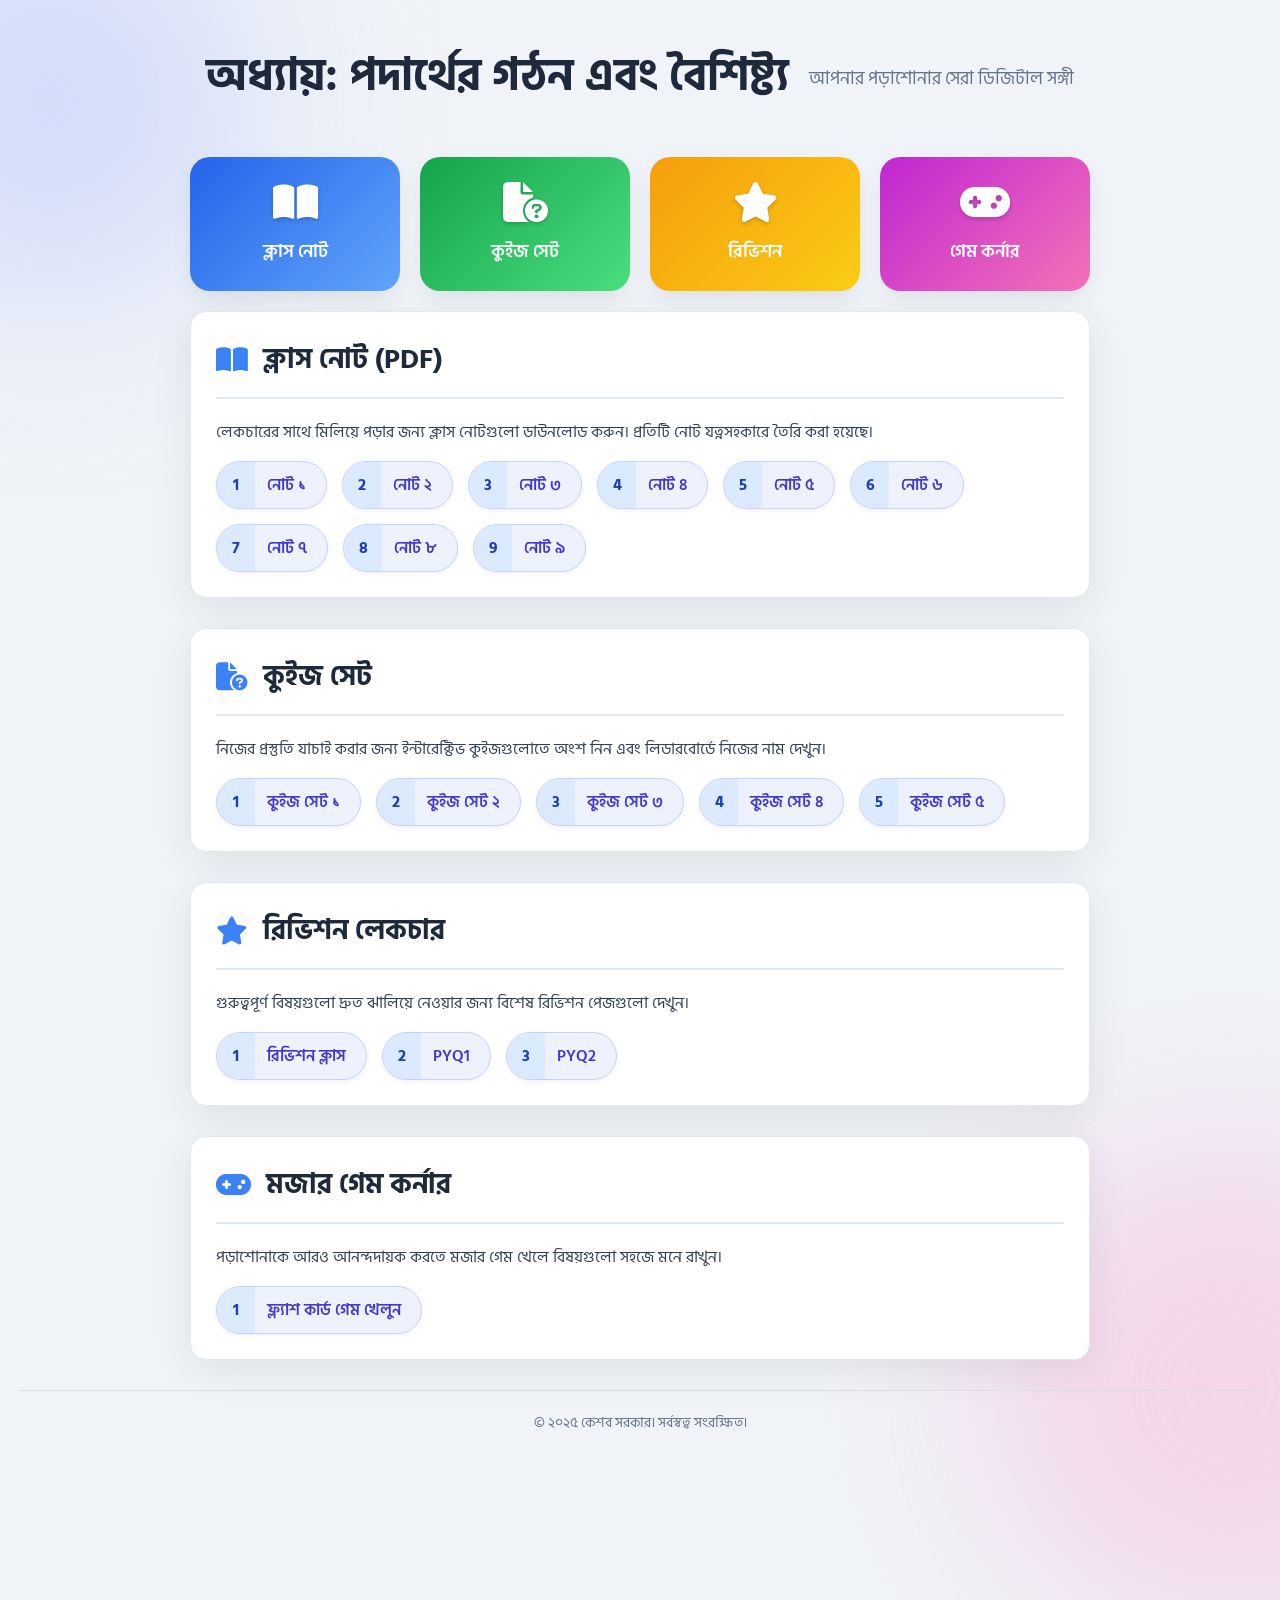
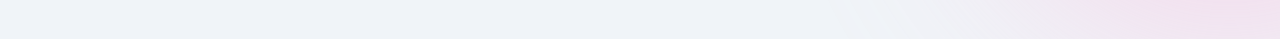
<file: index.html>
<!DOCTYPE html>
<html lang="bn">
<head>
    <meta charset="UTF-8">
    <meta name="viewport" content="width=device-width, initial-scale=1.0">
    <title>পদার্থের গঠন এবং বৈশিষ্ট্য - হোমপেজ | কেশব সরকার</title>
    
    <!-- আপনার মূল CSS ফাইল -->
    <link rel="stylesheet" href="style.css">
    
    <!-- আইকন ব্যবহারের জন্য Font Awesome CDN লিঙ্ক (এটা জরুরি) -->
    <link rel="stylesheet" href="https://cdnjs.cloudflare.com/ajax/libs/font-awesome/6.4.2/css/all.min.css">
</head>
<body class="day-mode homepage"> <!-- homepage ক্লাসটি নতুন ব্যাকগ্রাউন্ডের জন্য -->

    <header class="main-header">
        <h1>অধ্যায়: পদার্থের গঠন এবং বৈশিষ্ট্য</h1>
        <p>আপনার পড়াশোনার সেরা ডিজিটাল সঙ্গী</p>
    </header>

    <!-- নতুন ডিজাইনের নেভিগেশন গ্রিড -->
    <div class="nav-grid">
        <a href="#class-notes" class="nav-button color-notes">
            <i class="fa-solid fa-book-open"></i>
            <span>ক্লাস নোট</span>
        </a>
        <a href="#quiz-sets" class="nav-button color-quiz">
            <i class="fa-solid fa-file-circle-question"></i>
            <span>কুইজ সেট</span>
        </a>
        <a href="#revision-lectures" class="nav-button color-revision">
            <i class="fa-solid fa-star"></i>
            <span>রিভিশন</span>
        </a>
        <a href="#game-corner" class="nav-button color-games">
            <i class="fa-solid fa-gamepad"></i>
            <span>গেম কর্নার</span>
        </a>
    </div>

    <main>
        <!-- Class Notes Section -->
        <section class="card" id="class-notes">
            <h2><i class="fa-solid fa-book-open icon-title"></i> ক্লাস নোট (PDF)</h2>
            <p>লেকচারের সাথে মিলিয়ে পড়ার জন্য ক্লাস নোটগুলো ডাউনলোড করুন। প্রতিটি নোট যত্নসহকারে তৈরি করা হয়েছে।</p>
            <div class="link-container">
    <a href="https://drive.google.com/file/d/1lfMZilVJXV3F5DrwIHRZkC9_2F3fgD-W/view?usp=drive_link" target="_blank">নোট ১</a>
    <a href="https://drive.google.com/file/d/1mGKKV8OAx8FnPUWFRlkmCCAVycbY5Rlk/view?usp=drive_link" target="_blank">নোট ২</a>
    <a href="https://drive.google.com/file/d/1muHo5KLMbhYcTHQe44w_bV_TylS2y08P/view?usp=drive_link" target="_blank">নোট ৩</a>
    <a href="https://drive.google.com/file/d/1nAHNrttCDcT8t3I5m5L0nO49nXb5GsM9/view?usp=drive_link" target="_blank">নোট ৪</a>
    <a href="https://drive.google.com/file/d/1nEcr6yfFUucxHE68WI985BuRZrFIiSrx/view?usp=drive_link" target="_blank">নোট ৫</a>
    <a href="https://drive.google.com/file/d/1mcmk7HYR2CHheGvMBRn9-Gl-Q62ZdYky/view?usp=drive_link" target="_blank">নোট ৬</a>
    <a href="https://drive.google.com/file/d/1nFxE0hhzAKEiHHEM3SMPkdYcNu0jX252/view?usp=drive_link" target="_blank">নোট ৭</a>
    <a href="https://drive.google.com/file/d/1lzWqXekMHWjIxUgJyt21uI8C2RxHFXXe/view?usp=drive_link" target="_blank">নোট ৮</a>
    <a href="https://drive.google.com/file/d/1lyYex-Apx44k6ZKHs-fskviDwC4nVSF0/view?usp=drive_link" target="_blank">নোট ৯</a>
</div>
        </section>

        <!-- Quiz Section -->
        <section class="card" id="quiz-sets">
            <h2><i class="fa-solid fa-file-circle-question icon-title"></i> কুইজ সেট</h2>
            <p>নিজের প্রস্তুতি যাচাই করার জন্য ইন্টারেক্টিভ কুইজগুলোতে অংশ নিন এবং লিডারবোর্ডে নিজের নাম দেখুন।</p>
            <div class="link-container">
                <a href="quiz/Qset1.html">কুইজ সেট ১</a>
                <a href="quiz/Qset2.html">কুইজ সেট ২</a>
                <a href="quiz/Qset3.html">কুইজ সেট ৩</a>
                <a href="quiz/Qset4.html">কুইজ সেট ৪</a>
                <a href="quiz/Qset5.html">কুইজ সেট ৫</a>
            </div>
        </section>

        <!-- Revision Section -->
        <section class="card" id="revision-lectures">
             <h2><i class="fa-solid fa-star icon-title"></i> রিভিশন লেকচার</h2>
            <p>গুরুত্বপূর্ণ বিষয়গুলো দ্রুত ঝালিয়ে নেওয়ার জন্য বিশেষ রিভিশন পেজগুলো দেখুন।</p>
            <div class="link-container">
                <a href="revision_series/revision-01.html">রিভিশন ক্লাস </a>
				<a href="revision_series/revision-08.html">PYQ1</a>
                <a href="revision_series/PYQ.html">PYQ2</a>
                
            </div>
        </section>

        <!-- Game Section (Updated) -->
        <section class="card" id="game-corner">
            <h2><i class="fa-solid fa-gamepad icon-title"></i> মজার গেম কর্নার</h2>
            <p>পড়াশোনাকে আরও আনন্দদায়ক করতে মজার গেম খেলে বিষয়গুলো সহজে মনে রাখুন।</p>
            <div class="link-container">
                <a href="game/flash-card/flash-card.html">ফ্ল্যাশ কার্ড গেম খেলুন</a>
            </div>
        </section>
    </main>

    <footer>
        <p>&copy; ২০২৫ কেশব সরকার। সর্বস্বত্ব সংরক্ষিত।</p>
    </footer>

</body>
</html>
</file>
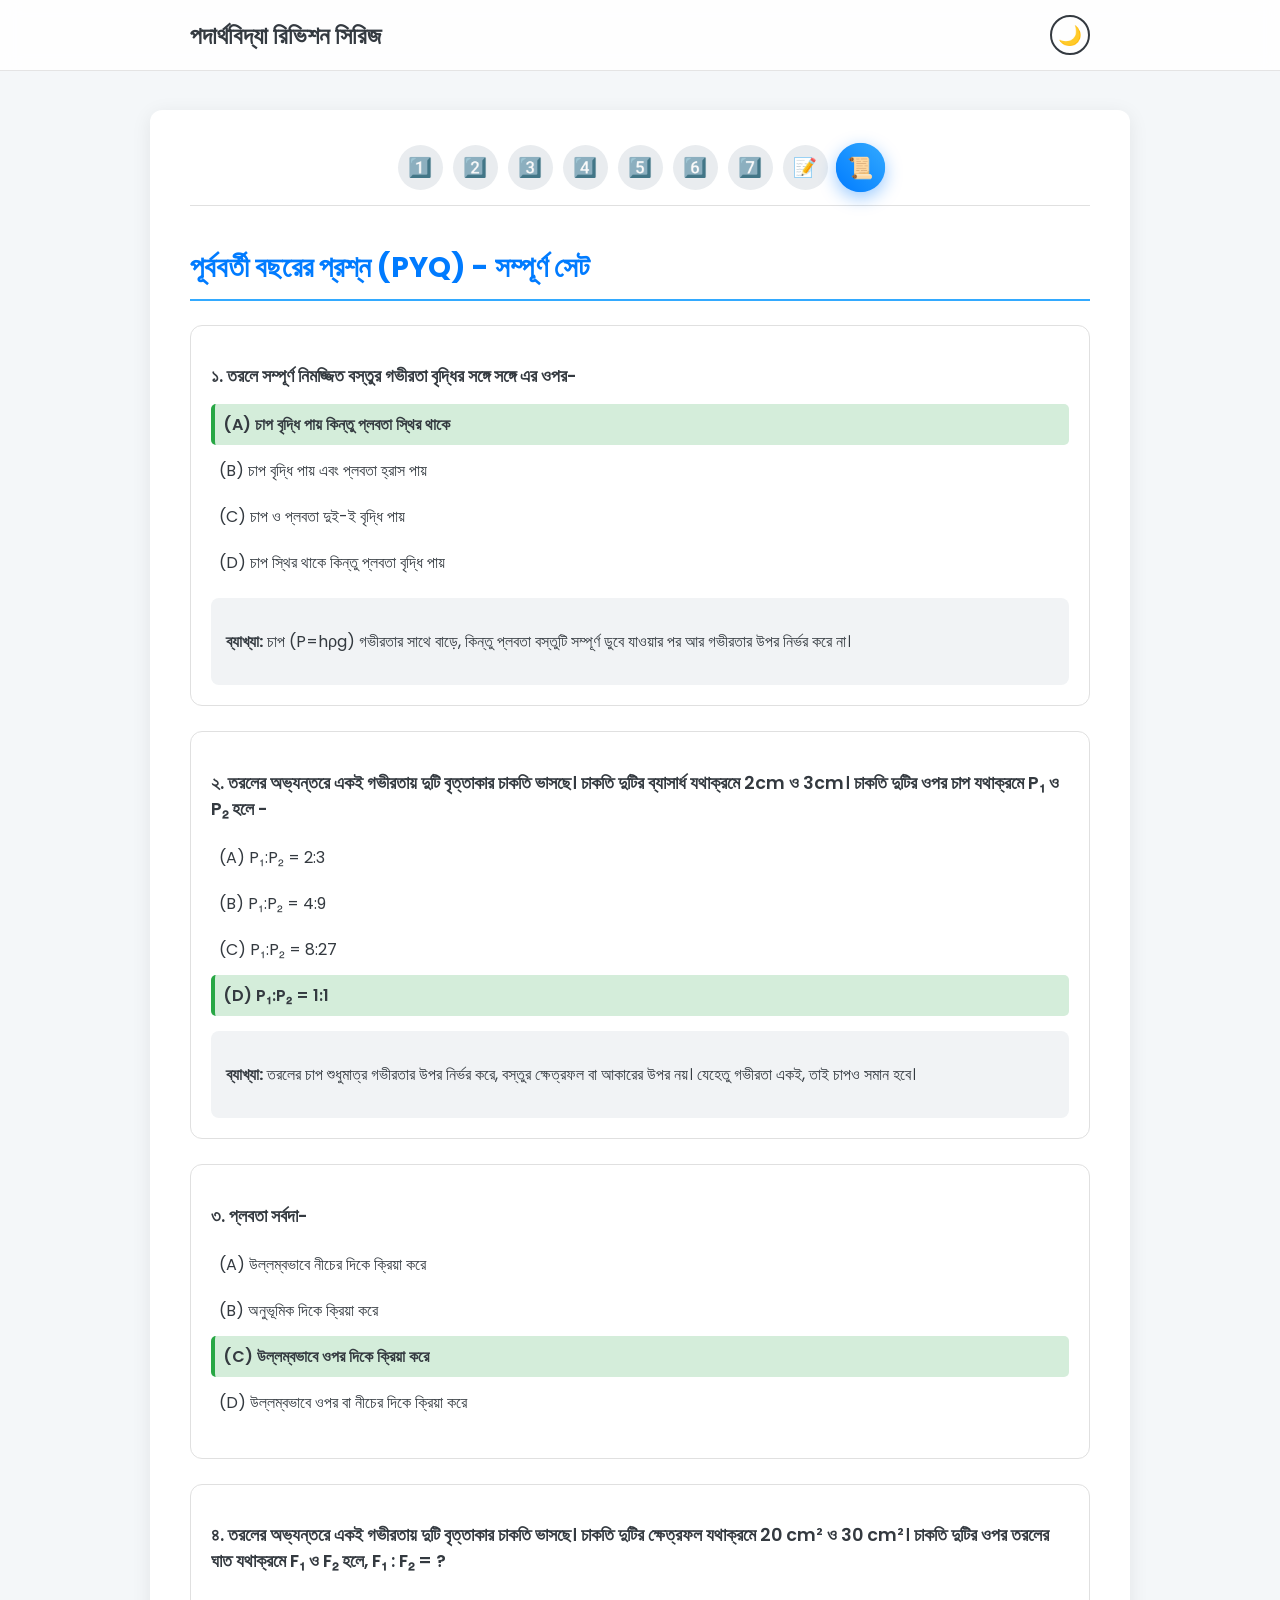
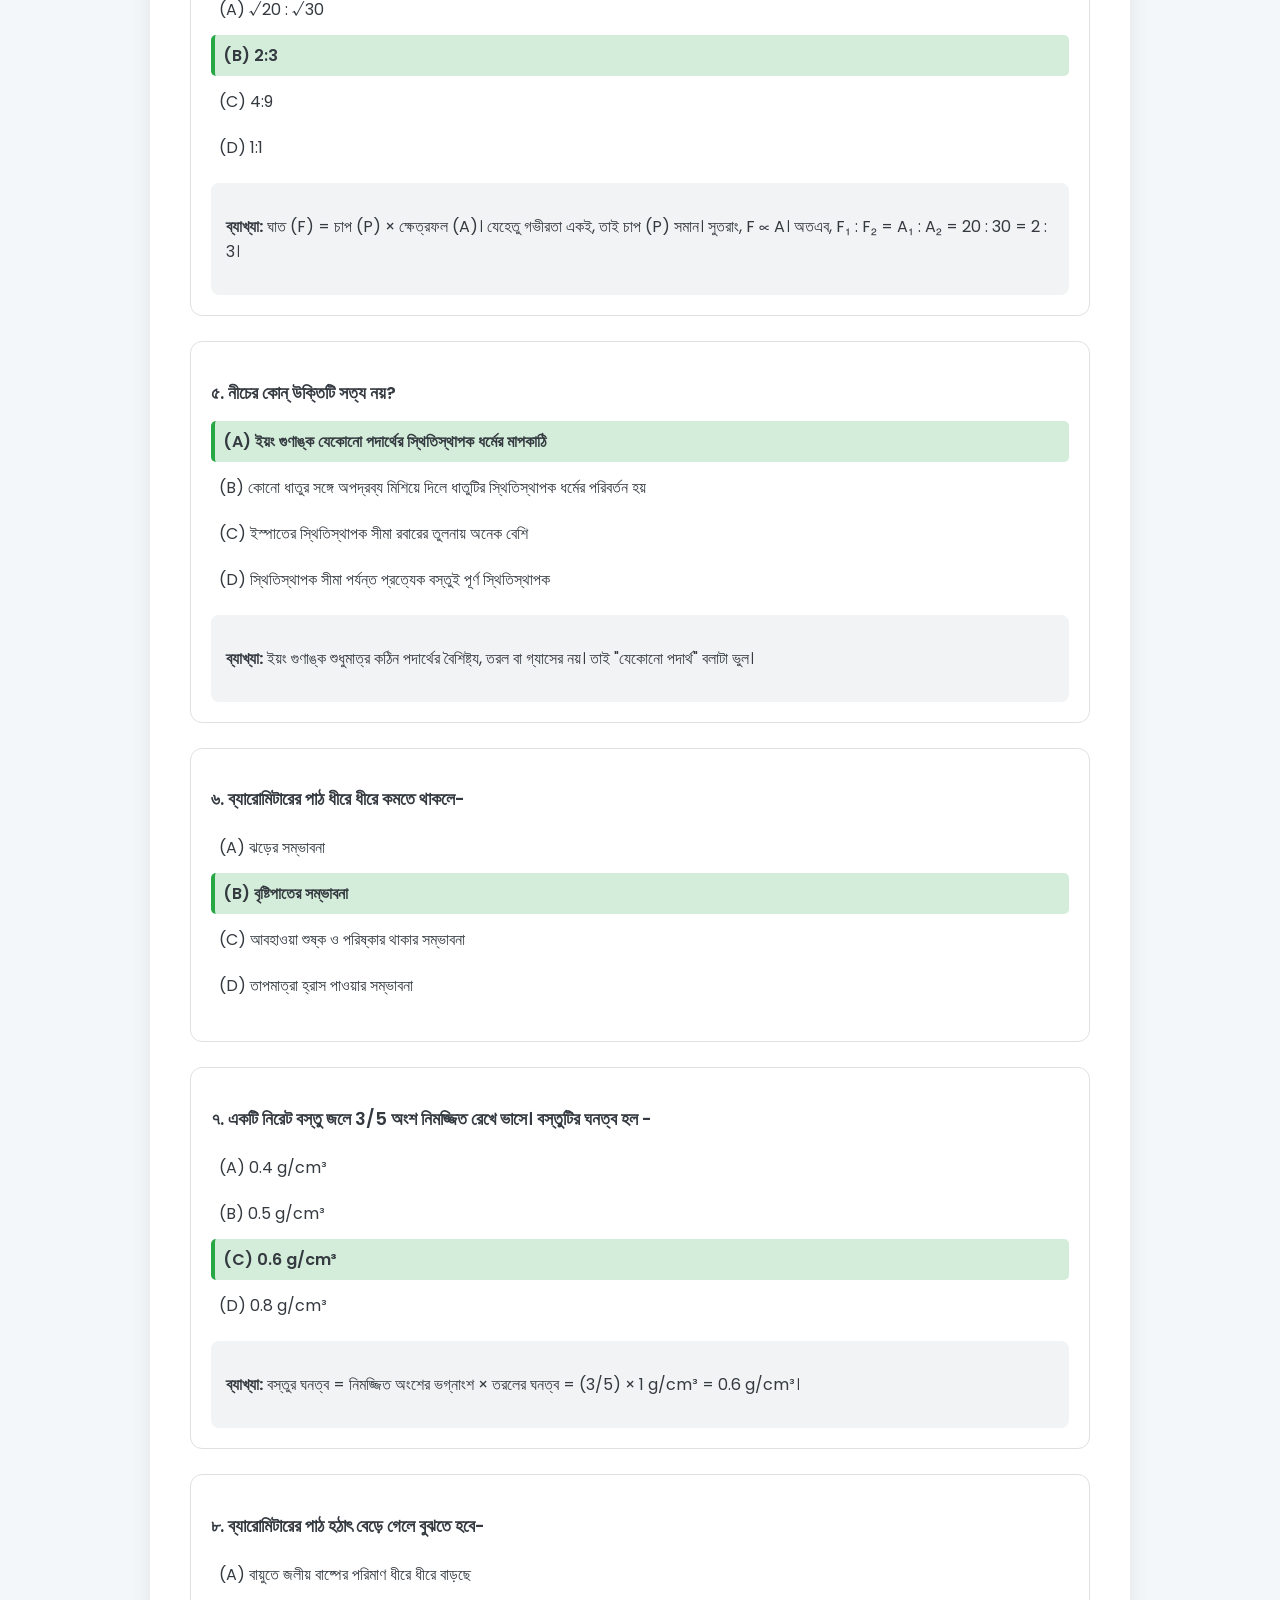
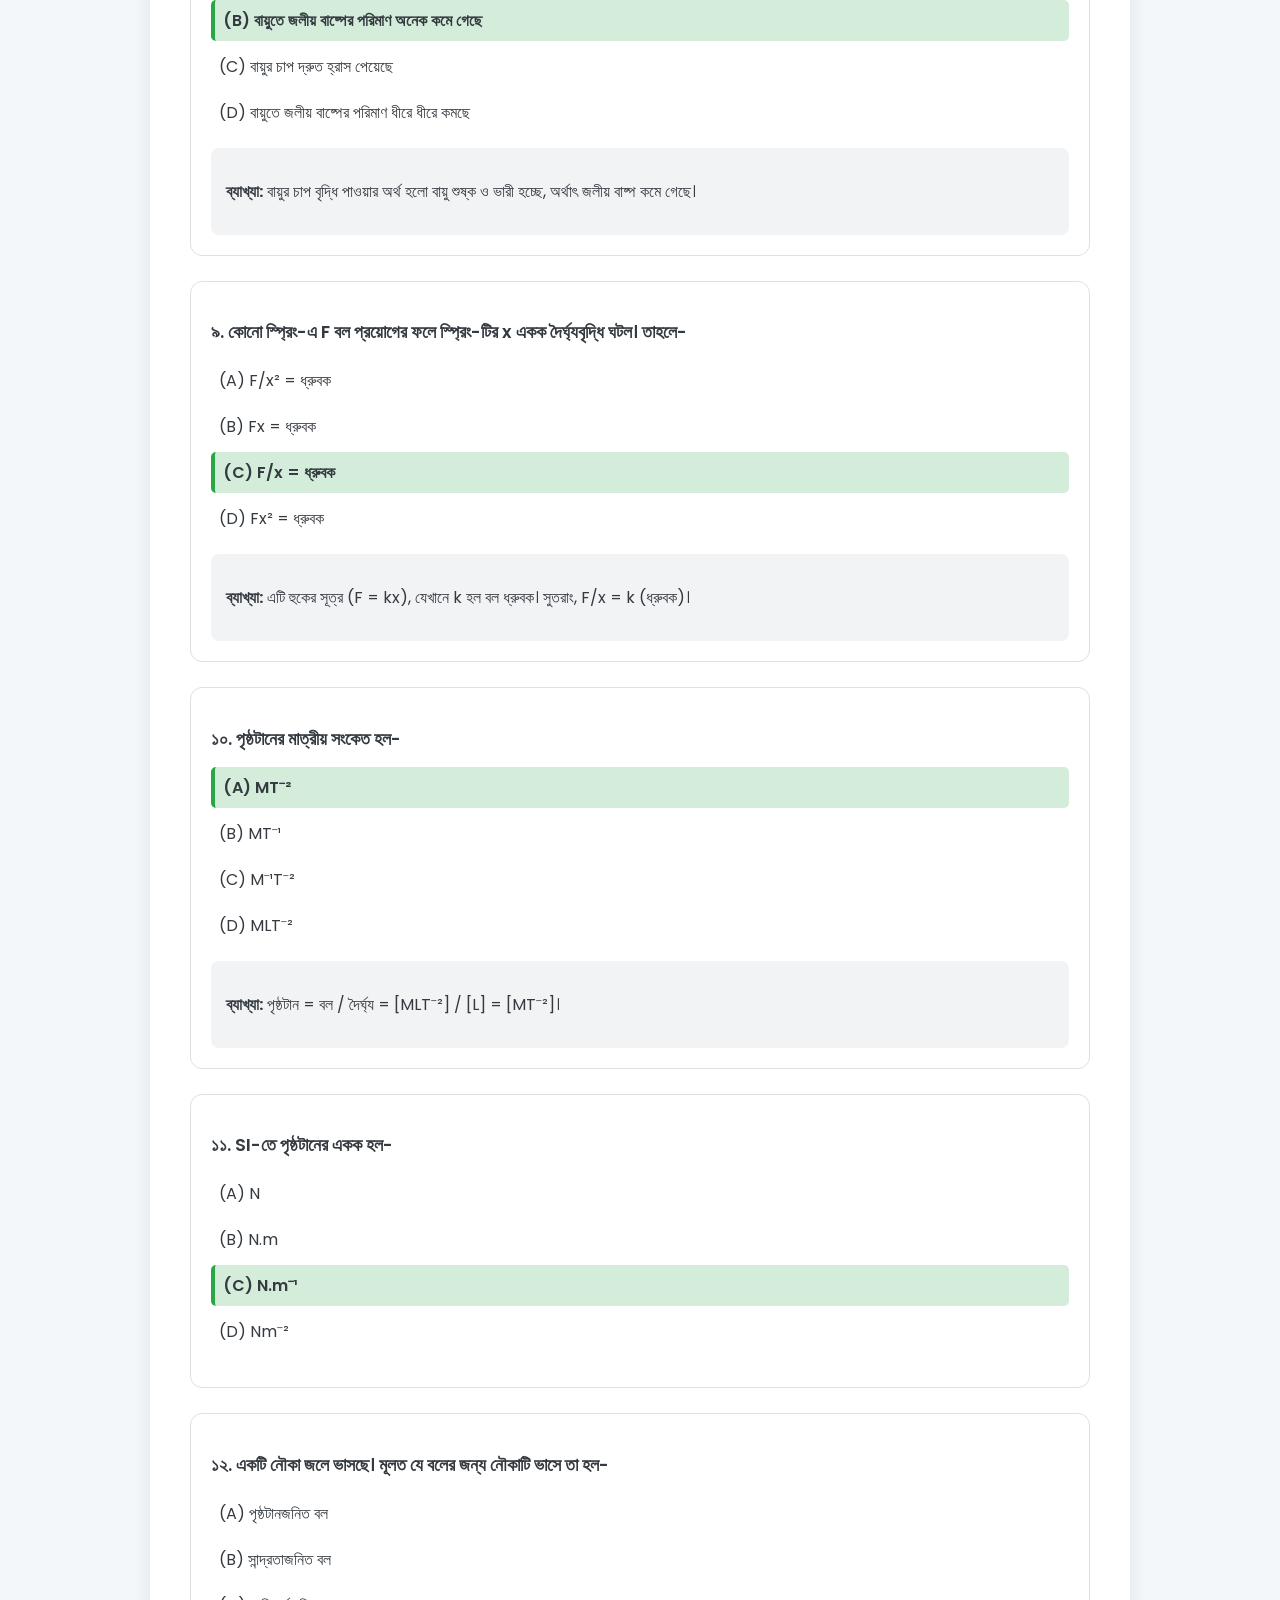
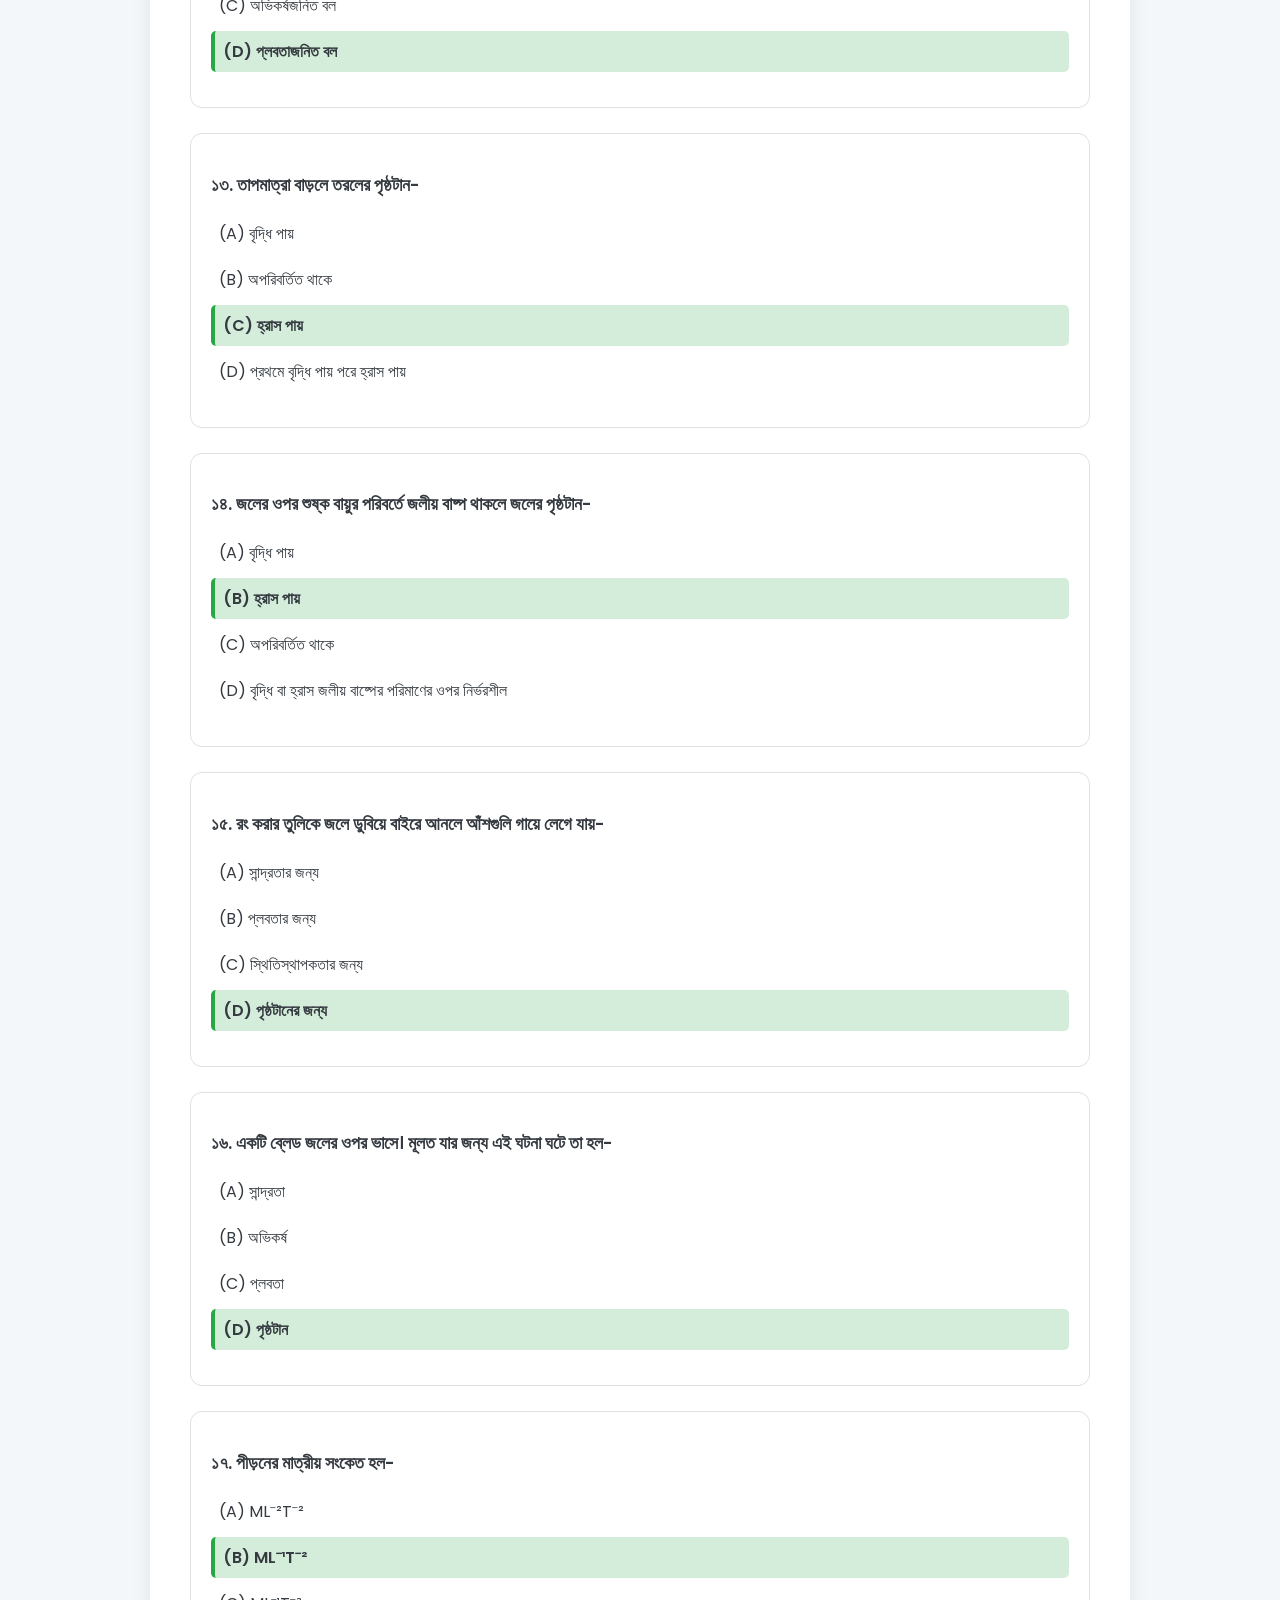
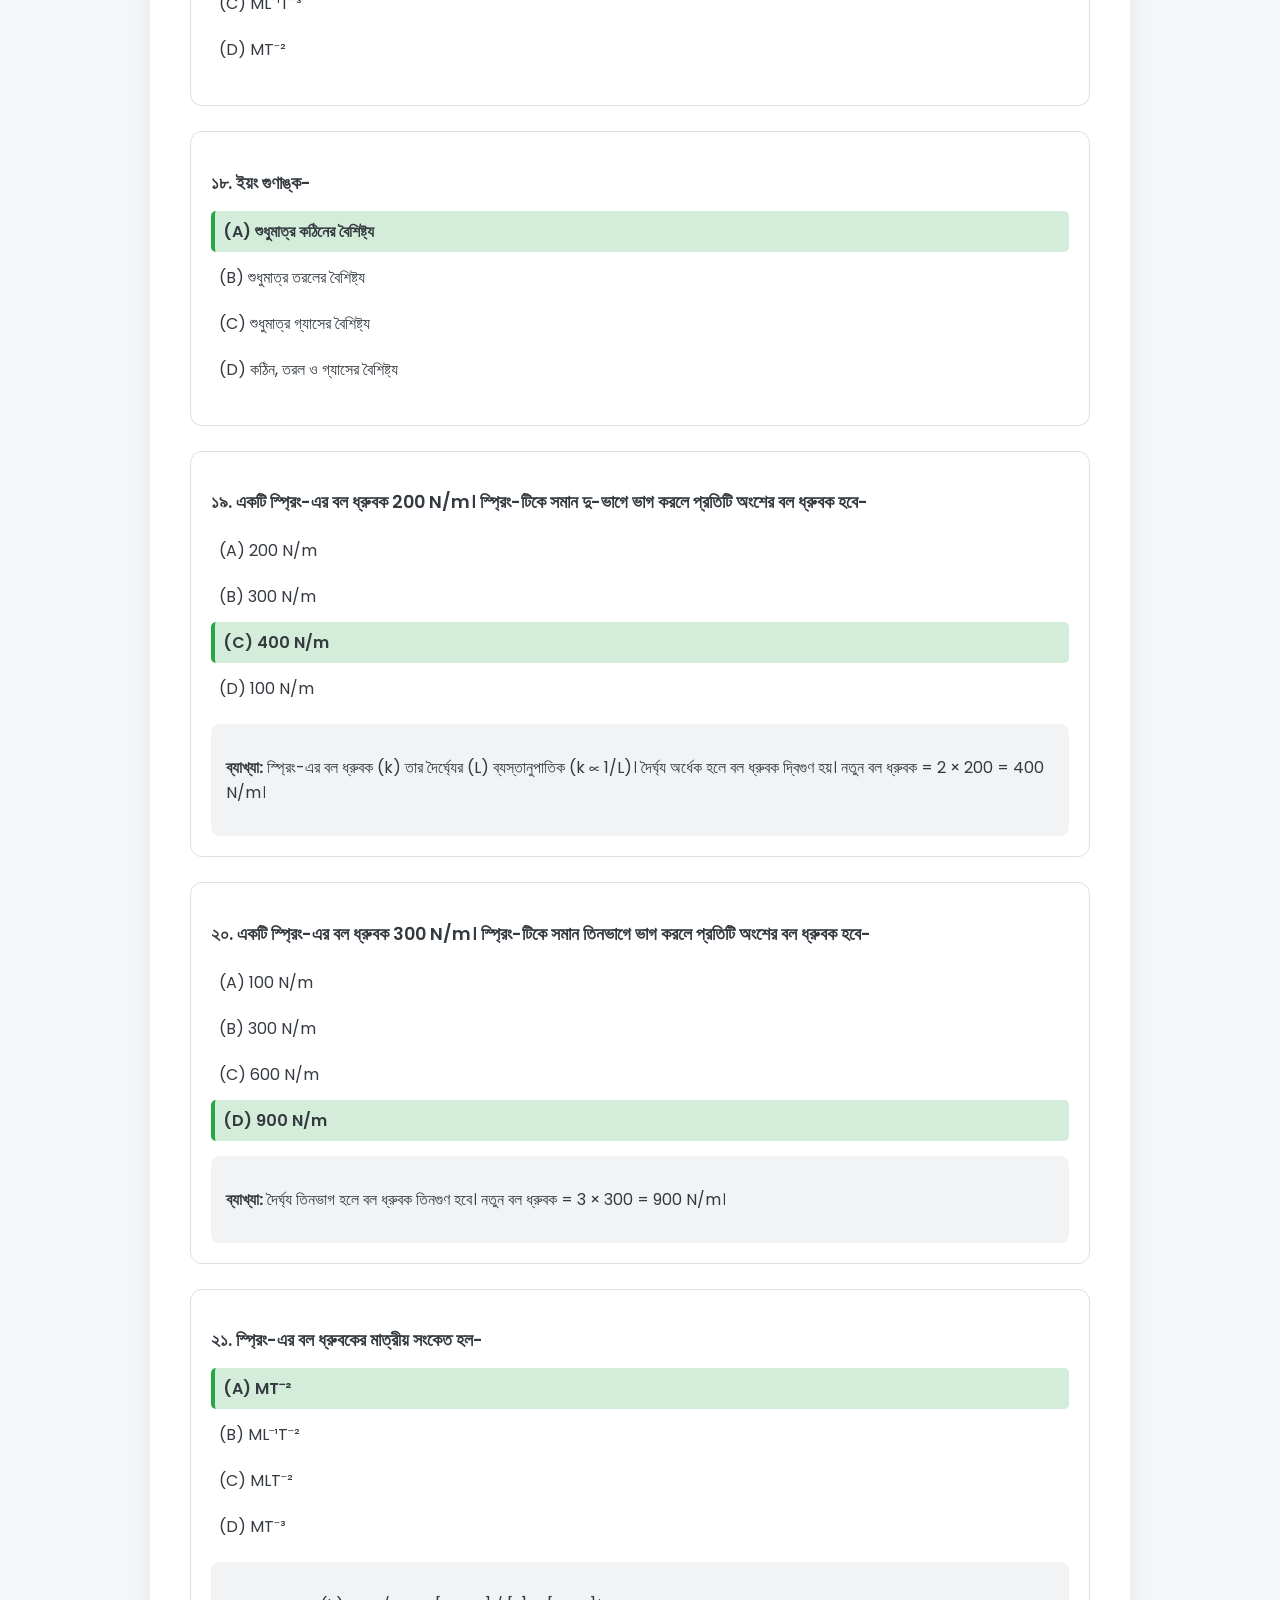
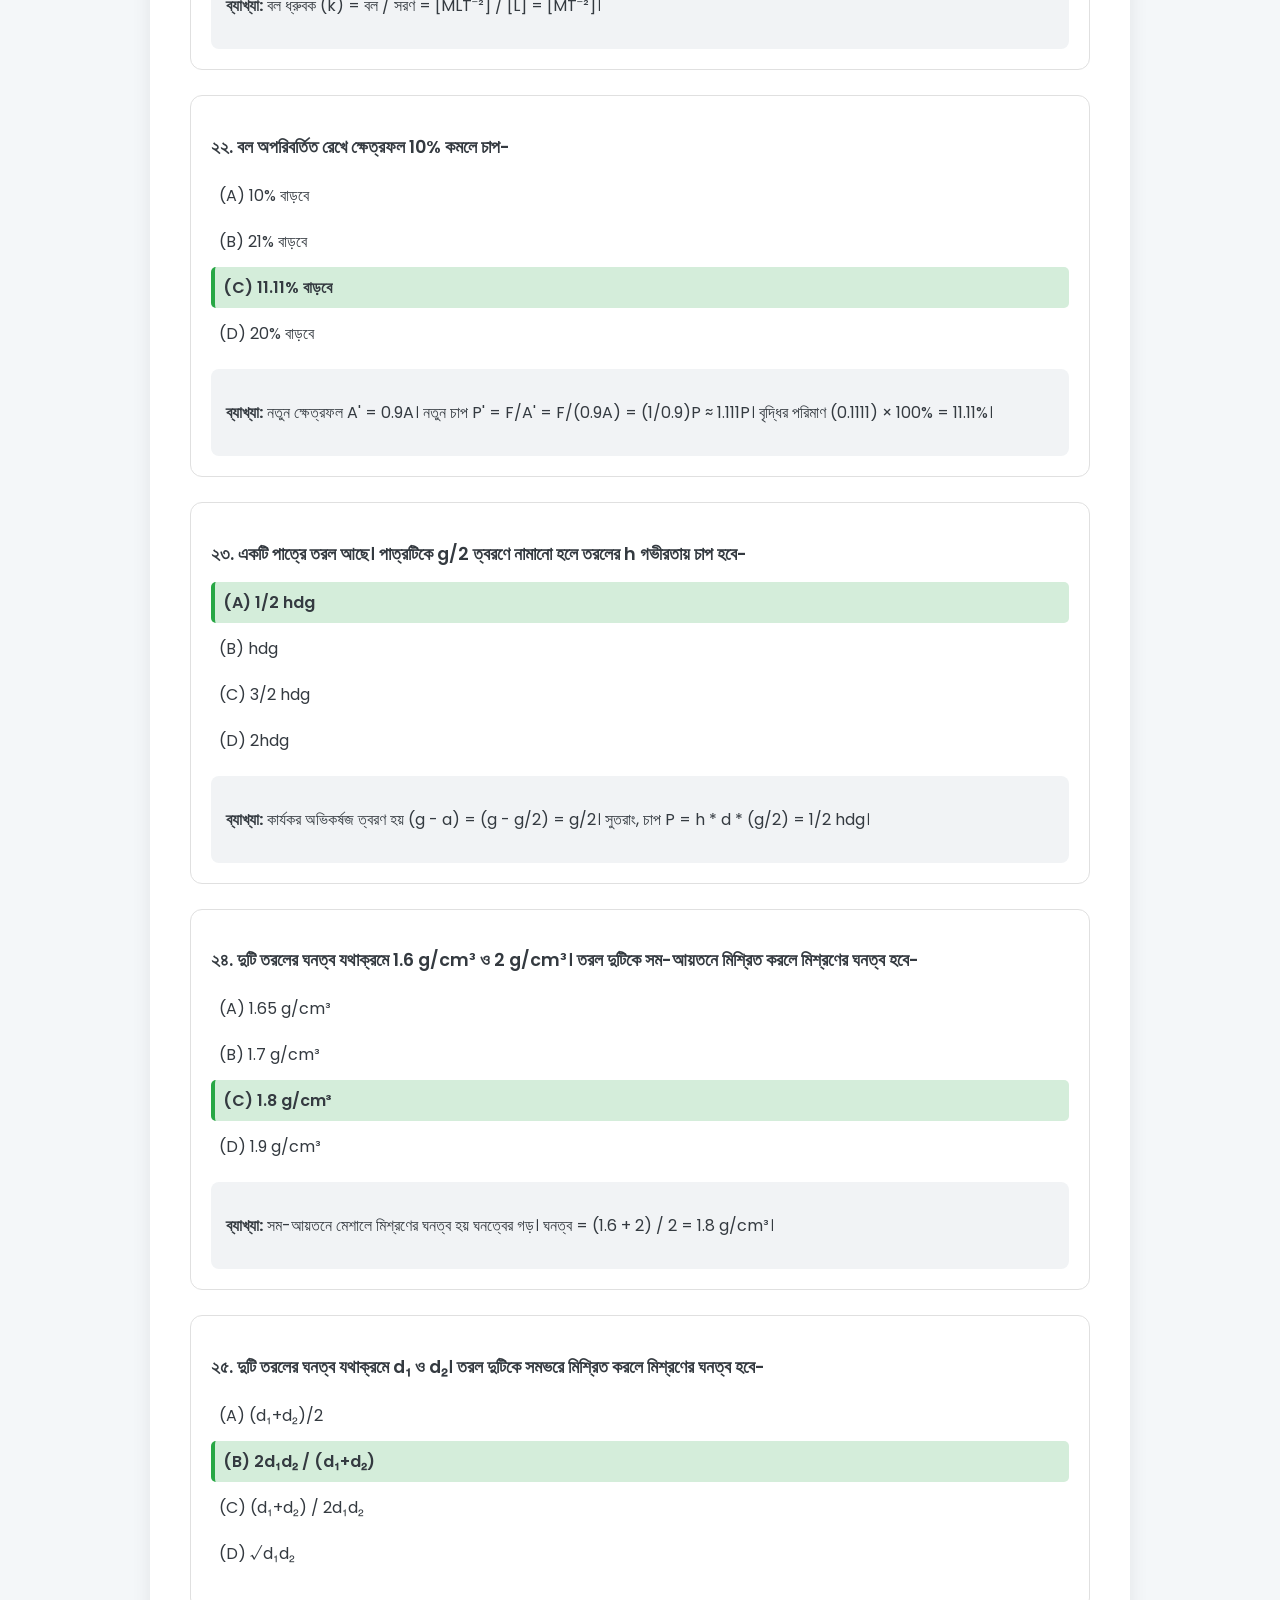
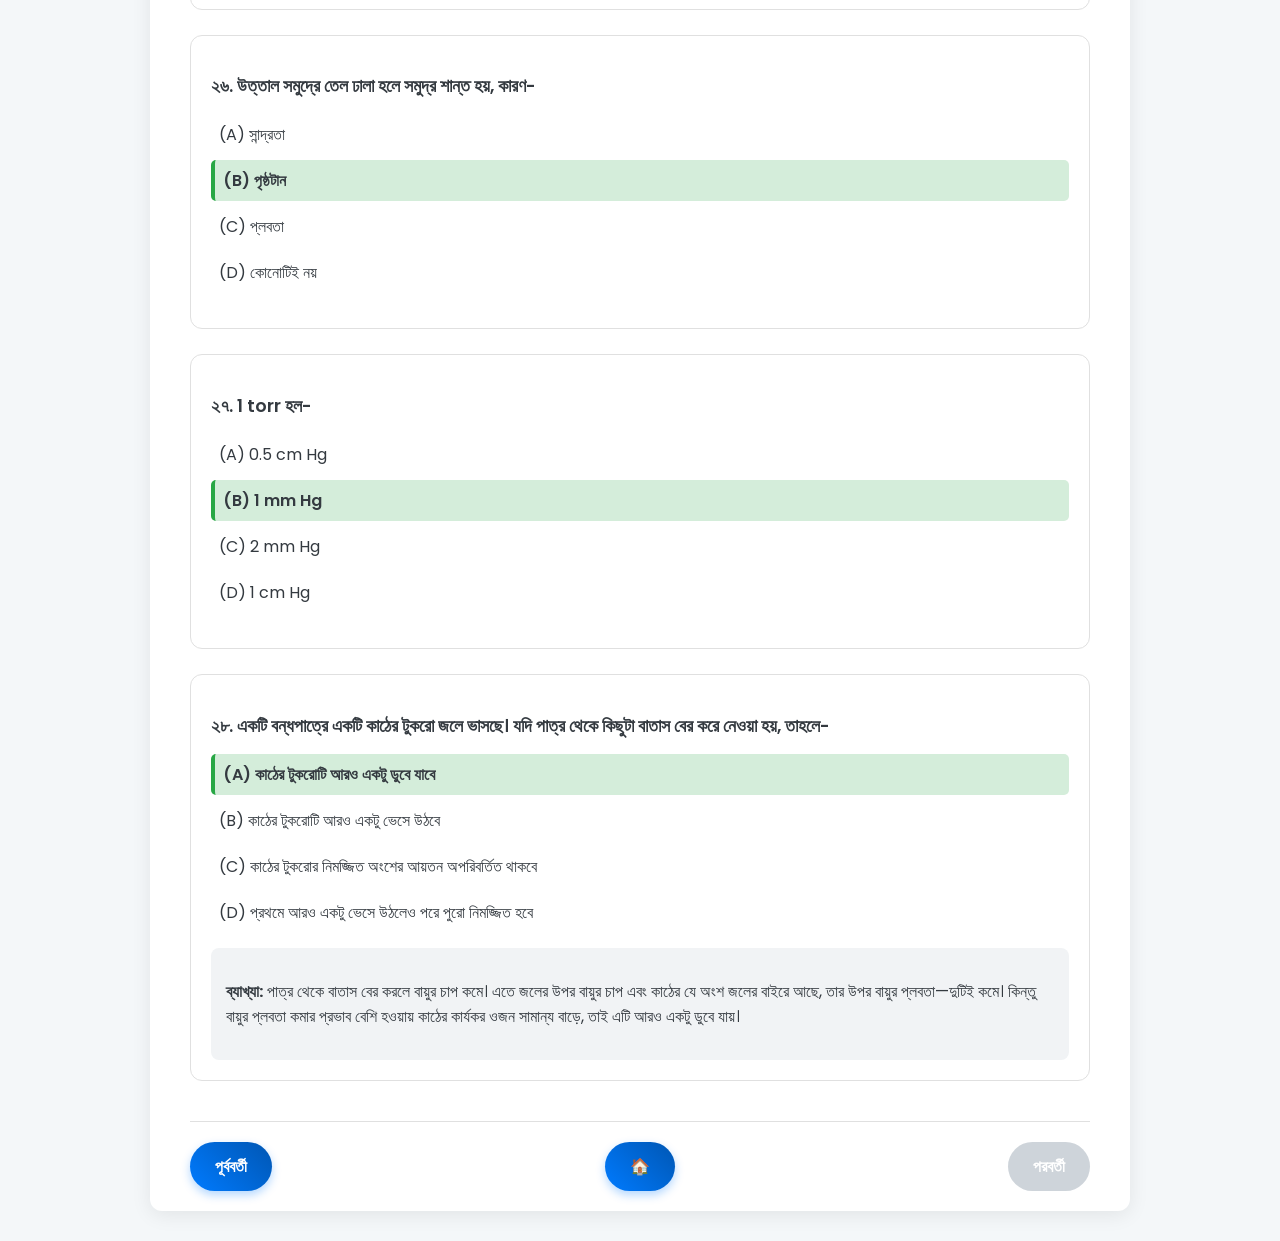
<file: revision_series/PYQ.html>
<!DOCTYPE html>
<html lang="bn">
<head>
    <meta charset="UTF-8">
    <meta name="viewport" content="width=device-width, initial-scale=1.0">
    <title>রিভিশন ০৯: পূর্ববর্তী বছরের প্রশ্ন (PYQ)</title>
    <!-- External CSS Link -->
    <link rel="stylesheet" href="css/style.css">
</head>
<body>
    <!-- Reading Progress Bar যুক্ত করা হয়েছে -->
    <div class="progress-container">
        <div class="progress-bar" id="progressBar"></div>
    </div>

    <header class="site-header">
        <div class="header-content">
            <h1 class="site-title">পদার্থবিদ্যা রিভিশন সিরিজ</h1>
            <button id="theme-toggle">🌙</button>
        </div>
    </header>

    <div class="container">
        <nav class="navbar">
            <ul class="nav-links">
                <li><a href="revision-01.html" title="নোট ১">1️⃣</a></li>
                <li><a href="revision-02.html" title="নোট ২">2️⃣</a></li>
                <li><a href="revision-03.html" title="নোট ৩">3️⃣</a></li>
                <li><a href="revision-04.html" title="নোট ৪">4️⃣</a></li>
                <li><a href="revision-05.html" title="নোট ৫">5️⃣</a></li>
                <li><a href="revision-06.html" title="নোট ৬">6️⃣</a></li>
                <li><a href="revision-07.html" title="নোট ৭">7️⃣</a></li>
                <li><a href="revision-08.html" title="অনুশীলন">📝</a></li>
                <li><a href="PYQ.html" class="active" title="PYQ">📜</a></li>
            </ul>
        </nav>

        <main>
            <h2 class="reveal">পূর্ববর্তী বছরের প্রশ্ন (PYQ) - সম্পূর্ণ সেট</h2>

            <!-- প্রতিটি mcq-item এ class="reveal" যুক্ত করা হয়েছে -->
            <div class="mcq-item reveal">
                <p class="question">১. তরলে সম্পূর্ণ নিমজ্জিত বস্তুর গভীরতা বৃদ্ধির সঙ্গে সঙ্গে এর ওপর-</p>
                <ul class="options"><li class="correct-answer">(A) চাপ বৃদ্ধি পায় কিন্তু প্লবতা স্থির থাকে</li><li>(B) চাপ বৃদ্ধি পায় এবং প্লবতা হ্রাস পায়</li><li>(C) চাপ ও প্লবতা দুই-ই বৃদ্ধি পায়</li><li>(D) চাপ স্থির থাকে কিন্তু প্লবতা বৃদ্ধি পায়</li></ul>
                <div class="answer-explanation"><p><b>ব্যাখ্যা:</b> চাপ (P=hρg) গভীরতার সাথে বাড়ে, কিন্তু প্লবতা বস্তুটি সম্পূর্ণ ডুবে যাওয়ার পর আর গভীরতার উপর নির্ভর করে না।</p></div>
            </div>
            <div class="mcq-item reveal">
                <p class="question">২. তরলের অভ্যন্তরে একই গভীরতায় দুটি বৃত্তাকার চাকতি ভাসছে। চাকতি দুটির ব্যাসার্ধ যথাক্রমে 2cm ও 3cm। চাকতি দুটির ওপর চাপ যথাক্রমে P₁ ও P₂ হলে -</p>
                <ul class="options"><li>(A) P₁:P₂ = 2:3</li><li>(B) P₁:P₂ = 4:9</li><li>(C) P₁:P₂ = 8:27</li><li class="correct-answer">(D) P₁:P₂ = 1:1</li></ul>
                <div class="answer-explanation"><p><b>ব্যাখ্যা:</b> তরলের চাপ শুধুমাত্র গভীরতার উপর নির্ভর করে, বস্তুর ক্ষেত্রফল বা আকারের উপর নয়। যেহেতু গভীরতা একই, তাই চাপও সমান হবে।</p></div>
            </div>
            <div class="mcq-item reveal">
                <p class="question">৩. প্লবতা সর্বদা-</p>
                <ul class="options"><li>(A) উল্লম্বভাবে নীচের দিকে ক্রিয়া করে</li><li>(B) অনুভূমিক দিকে ক্রিয়া করে</li><li class="correct-answer">(C) উল্লম্বভাবে ওপর দিকে ক্রিয়া করে</li><li>(D) উল্লম্বভাবে ওপর বা নীচের দিকে ক্রিয়া করে</li></ul>
            </div>
            <div class="mcq-item reveal">
                <p class="question">৪. তরলের অভ্যন্তরে একই গভীরতায় দুটি বৃত্তাকার চাকতি ভাসছে। চাকতি দুটির ক্ষেত্রফল যথাক্রমে 20 cm² ও 30 cm²। চাকতি দুটির ওপর তরলের ঘাত যথাক্রমে F₁ ও F₂ হলে, F₁ : F₂ = ?</p>
                <ul class="options"><li>(A) √20 : √30</li><li class="correct-answer">(B) 2:3</li><li>(C) 4:9</li><li>(D) 1:1</li></ul>
                <div class="answer-explanation"><p><b>ব্যাখ্যা:</b> ঘাত (F) = চাপ (P) × ক্ষেত্রফল (A)। যেহেতু গভীরতা একই, তাই চাপ (P) সমান। সুতরাং, F ∝ A। অতএব, F₁ : F₂ = A₁ : A₂ = 20 : 30 = 2 : 3।</p></div>
            </div>
            <div class="mcq-item reveal">
                <p class="question">৫. নীচের কোন্ উক্তিটি সত্য নয়?</p>
                <ul class="options"><li class="correct-answer">(A) ইয়ং গুণাঙ্ক যেকোনো পদার্থের স্থিতিস্থাপক ধর্মের মাপকাঠি</li><li>(B) কোনো ধাতুর সঙ্গে অপদ্রব্য মিশিয়ে দিলে ধাতুটির স্থিতিস্থাপক ধর্মের পরিবর্তন হয়</li><li>(C) ইস্পাতের স্থিতিস্থাপক সীমা রবারের তুলনায় অনেক বেশি</li><li>(D) স্থিতিস্থাপক সীমা পর্যন্ত প্রত্যেক বস্তুই পূর্ণ স্থিতিস্থাপক</li></ul>
                <div class="answer-explanation"><p><b>ব্যাখ্যা:</b> ইয়ং গুণাঙ্ক শুধুমাত্র কঠিন পদার্থের বৈশিষ্ট্য, তরল বা গ্যাসের নয়। তাই "যেকোনো পদার্থ" বলাটা ভুল।</p></div>
            </div>
            <div class="mcq-item reveal">
                <p class="question">৬. ব্যারোমিটারের পাঠ ধীরে ধীরে কমতে থাকলে-</p>
                <ul class="options"><li>(A) ঝড়ের সম্ভাবনা</li><li class="correct-answer">(B) বৃষ্টিপাতের সম্ভাবনা</li><li>(C) আবহাওয়া শুষ্ক ও পরিষ্কার থাকার সম্ভাবনা</li><li>(D) তাপমাত্রা হ্রাস পাওয়ার সম্ভাবনা</li></ul>
            </div>
            <div class="mcq-item reveal">
                <p class="question">৭. একটি নিরেট বস্তু জলে 3/5 অংশ নিমজ্জিত রেখে ভাসে। বস্তুটির ঘনত্ব হল -</p>
                <ul class="options"><li>(A) 0.4 g/cm³</li><li>(B) 0.5 g/cm³</li><li class="correct-answer">(C) 0.6 g/cm³</li><li>(D) 0.8 g/cm³</li></ul>
                <div class="answer-explanation"><p><b>ব্যাখ্যা:</b> বস্তুর ঘনত্ব = নিমজ্জিত অংশের ভগ্নাংশ × তরলের ঘনত্ব = (3/5) × 1 g/cm³ = 0.6 g/cm³।</p></div>
            </div>
            <div class="mcq-item reveal">
                <p class="question">৮. ব্যারোমিটারের পাঠ হঠাৎ বেড়ে গেলে বুঝতে হবে-</p>
                <ul class="options"><li>(A) বায়ুতে জলীয় বাষ্পের পরিমাণ ধীরে ধীরে বাড়ছে</li><li class="correct-answer">(B) বায়ুতে জলীয় বাষ্পের পরিমাণ অনেক কমে গেছে</li><li>(C) বায়ুর চাপ দ্রুত হ্রাস পেয়েছে</li><li>(D) বায়ুতে জলীয় বাষ্পের পরিমাণ ধীরে ধীরে কমছে</li></ul>
                <div class="answer-explanation"><p><b>ব্যাখ্যা:</b> বায়ুর চাপ বৃদ্ধি পাওয়ার অর্থ হলো বায়ু শুষ্ক ও ভারী হচ্ছে, অর্থাৎ জলীয় বাষ্প কমে গেছে।</p></div>
            </div>
            <div class="mcq-item reveal">
                <p class="question">৯. কোনো স্প্রিং-এ F বল প্রয়োগের ফলে স্প্রিং-টির x একক দৈর্ঘ্যবৃদ্ধি ঘটল। তাহলে-</p>
                <ul class="options"><li>(A) F/x² = ধ্রুবক</li><li>(B) Fx = ধ্রুবক</li><li class="correct-answer">(C) F/x = ধ্রুবক</li><li>(D) Fx² = ধ্রুবক</li></ul>
                <div class="answer-explanation"><p><b>ব্যাখ্যা:</b> এটি হুকের সূত্র (F = kx), যেখানে k হল বল ধ্রুবক। সুতরাং, F/x = k (ধ্রুবক)।</p></div>
            </div>
            <div class="mcq-item reveal">
                <p class="question">১০. পৃষ্ঠটানের মাত্রীয় সংকেত হল-</p>
                <ul class="options"><li class="correct-answer">(A) MT⁻²</li><li>(B) MT⁻¹</li><li>(C) M⁻¹T⁻²</li><li>(D) MLT⁻²</li></ul>
                <div class="answer-explanation"><p><b>ব্যাখ্যা:</b> পৃষ্ঠটান = বল / দৈর্ঘ্য = [MLT⁻²] / [L] = [MT⁻²]।</p></div>
            </div>
            <div class="mcq-item reveal">
                <p class="question">১১. SI-তে পৃষ্ঠটানের একক হল-</p>
                <ul class="options"><li>(A) N</li><li>(B) N.m</li><li class="correct-answer">(C) N.m⁻¹</li><li>(D) Nm⁻²</li></ul>
            </div>
            <div class="mcq-item reveal">
                <p class="question">১২. একটি নৌকা জলে ভাসছে। মূলত যে বলের জন্য নৌকাটি ভাসে তা হল-</p>
                <ul class="options"><li>(A) পৃষ্ঠটানজনিত বল</li><li>(B) সান্দ্রতাজনিত বল</li><li>(C) অভিকর্ষজনিত বল</li><li class="correct-answer">(D) প্লবতাজনিত বল</li></ul>
            </div>
            <div class="mcq-item reveal">
                <p class="question">১৩. তাপমাত্রা বাড়লে তরলের পৃষ্ঠটান-</p>
                <ul class="options"><li>(A) বৃদ্ধি পায়</li><li>(B) অপরিবর্তিত থাকে</li><li class="correct-answer">(C) হ্রাস পায়</li><li>(D) প্রথমে বৃদ্ধি পায় পরে হ্রাস পায়</li></ul>
            </div>
            <div class="mcq-item reveal">
                <p class="question">১৪. জলের ওপর শুষ্ক বায়ুর পরিবর্তে জলীয় বাষ্প থাকলে জলের পৃষ্ঠটান-</p>
                <ul class="options"><li>(A) বৃদ্ধি পায়</li><li class="correct-answer">(B) হ্রাস পায়</li><li>(C) অপরিবর্তিত থাকে</li><li>(D) বৃদ্ধি বা হ্রাস জলীয় বাষ্পের পরিমাণের ওপর নির্ভরশীল</li></ul>
            </div>
            <div class="mcq-item reveal">
                <p class="question">১৫. রং করার তুলিকে জলে ডুবিয়ে বাইরে আনলে আঁশগুলি গায়ে লেগে যায়-</p>
                <ul class="options"><li>(A) সান্দ্রতার জন্য</li><li>(B) প্লবতার জন্য</li><li>(C) স্থিতিস্থাপকতার জন্য</li><li class="correct-answer">(D) পৃষ্ঠটানের জন্য</li></ul>
            </div>
            <div class="mcq-item reveal">
                <p class="question">১৬. একটি ব্লেড জলের ওপর ভাসে। মূলত যার জন্য এই ঘটনা ঘটে তা হল-</p>
                <ul class="options"><li>(A) সান্দ্রতা</li><li>(B) অভিকর্ষ</li><li>(C) প্লবতা</li><li class="correct-answer">(D) পৃষ্ঠটান</li></ul>
            </div>
            <div class="mcq-item reveal">
                <p class="question">১৭. পীড়নের মাত্রীয় সংকেত হল-</p>
                <ul class="options"><li>(A) ML⁻²T⁻²</li><li class="correct-answer">(B) ML⁻¹T⁻²</li><li>(C) ML⁻¹T⁻³</li><li>(D) MT⁻²</li></ul>
            </div>
            <div class="mcq-item reveal">
                <p class="question">১৮. ইয়ং গুণাঙ্ক-</p>
                <ul class="options"><li class="correct-answer">(A) শুধুমাত্র কঠিনের বৈশিষ্ট্য</li><li>(B) শুধুমাত্র তরলের বৈশিষ্ট্য</li><li>(C) শুধুমাত্র গ্যাসের বৈশিষ্ট্য</li><li>(D) কঠিন, তরল ও গ্যাসের বৈশিষ্ট্য</li></ul>
            </div>
            <div class="mcq-item reveal">
                <p class="question">১৯. একটি স্প্রিং-এর বল ধ্রুবক 200 N/m। স্প্রিং-টিকে সমান দু-ভাগে ভাগ করলে প্রতিটি অংশের বল ধ্রুবক হবে-</p>
                <ul class="options"><li>(A) 200 N/m</li><li>(B) 300 N/m</li><li class="correct-answer">(C) 400 N/m</li><li>(D) 100 N/m</li></ul>
                <div class="answer-explanation"><p><b>ব্যাখ্যা:</b> স্প্রিং-এর বল ধ্রুবক (k) তার দৈর্ঘ্যের (L) ব্যস্তানুপাতিক (k ∝ 1/L)। দৈর্ঘ্য অর্ধেক হলে বল ধ্রুবক দ্বিগুণ হয়। নতুন বল ধ্রুবক = 2 × 200 = 400 N/m।</p></div>
            </div>
            <div class="mcq-item reveal">
                <p class="question">২০. একটি স্প্রিং-এর বল ধ্রুবক 300 N/m। স্প্রিং-টিকে সমান তিনভাগে ভাগ করলে প্রতিটি অংশের বল ধ্রুবক হবে-</p>
                <ul class="options"><li>(A) 100 N/m</li><li>(B) 300 N/m</li><li>(C) 600 N/m</li><li class="correct-answer">(D) 900 N/m</li></ul>
                <div class="answer-explanation"><p><b>ব্যাখ্যা:</b> দৈর্ঘ্য তিনভাগ হলে বল ধ্রুবক তিনগুণ হবে। নতুন বল ধ্রুবক = 3 × 300 = 900 N/m।</p></div>
            </div>
            <div class="mcq-item reveal">
                <p class="question">২১. স্প্রিং-এর বল ধ্রুবকের মাত্রীয় সংকেত হল-</p>
                <ul class="options"><li class="correct-answer">(A) MT⁻²</li><li>(B) ML⁻¹T⁻²</li><li>(C) MLT⁻²</li><li>(D) MT⁻³</li></ul>
                <div class="answer-explanation"><p><b>ব্যাখ্যা:</b> বল ধ্রুবক (k) = বল / সরণ = [MLT⁻²] / [L] = [MT⁻²]।</p></div>
            </div>
            <div class="mcq-item reveal">
                <p class="question">২২. বল অপরিবর্তিত রেখে ক্ষেত্রফল 10% কমলে চাপ-</p>
                <ul class="options"><li>(A) 10% বাড়বে</li><li>(B) 21% বাড়বে</li><li class="correct-answer">(C) 11.11% বাড়বে</li><li>(D) 20% বাড়বে</li></ul>
                <div class="answer-explanation"><p><b>ব্যাখ্যা:</b> নতুন ক্ষেত্রফল A' = 0.9A। নতুন চাপ P' = F/A' = F/(0.9A) = (1/0.9)P ≈ 1.111P। বৃদ্ধির পরিমাণ (0.1111) × 100% = 11.11%।</p></div>
            </div>
            <div class="mcq-item reveal">
                <p class="question">২৩. একটি পাত্রে তরল আছে। পাত্রটিকে g/2 ত্বরণে নামানো হলে তরলের h গভীরতায় চাপ হবে-</p>
                <ul class="options"><li class="correct-answer">(A) 1/2 hdg</li><li>(B) hdg</li><li>(C) 3/2 hdg</li><li>(D) 2hdg</li></ul>
                <div class="answer-explanation"><p><b>ব্যাখ্যা:</b> কার্যকর অভিকর্ষজ ত্বরণ হয় (g - a) = (g - g/2) = g/2। সুতরাং, চাপ P = h * d * (g/2) = 1/2 hdg।</p></div>
            </div>
            <div class="mcq-item reveal">
                <p class="question">২৪. দুটি তরলের ঘনত্ব যথাক্রমে 1.6 g/cm³ ও 2 g/cm³। তরল দুটিকে সম-আয়তনে মিশ্রিত করলে মিশ্রণের ঘনত্ব হবে-</p>
                <ul class="options"><li>(A) 1.65 g/cm³</li><li>(B) 1.7 g/cm³</li><li class="correct-answer">(C) 1.8 g/cm³</li><li>(D) 1.9 g/cm³</li></ul>
                <div class="answer-explanation"><p><b>ব্যাখ্যা:</b> সম-আয়তনে মেশালে মিশ্রণের ঘনত্ব হয় ঘনত্বের গড়। ঘনত্ব = (1.6 + 2) / 2 = 1.8 g/cm³।</p></div>
            </div>
            <div class="mcq-item reveal">
                <p class="question">২৫. দুটি তরলের ঘনত্ব যথাক্রমে d₁ ও d₂। তরল দুটিকে সমভরে মিশ্রিত করলে মিশ্রণের ঘনত্ব হবে-</p>
                <ul class="options"><li>(A) (d₁+d₂)/2</li><li class="correct-answer">(B) 2d₁d₂ / (d₁+d₂)</li><li>(C) (d₁+d₂) / 2d₁d₂</li><li>(D) √d₁d₂</li></ul>
            </div>
            <div class="mcq-item reveal">
                <p class="question">২৬. উত্তাল সমুদ্রে তেল ঢালা হলে সমুদ্র শান্ত হয়, কারণ-</p>
                <ul class="options"><li>(A) সান্দ্রতা</li><li class="correct-answer">(B) পৃষ্ঠটান</li><li>(C) প্লবতা</li><li>(D) কোনোটিই নয়</li></ul>
            </div>
            <div class="mcq-item reveal">
                <p class="question">২৭. 1 torr হল-</p>
                <ul class="options"><li>(A) 0.5 cm Hg</li><li class="correct-answer">(B) 1 mm Hg</li><li>(C) 2 mm Hg</li><li>(D) 1 cm Hg</li></ul>
            </div>
            <div class="mcq-item reveal">
                <p class="question">২৮. একটি বন্ধপাত্রে একটি কাঠের টুকরো জলে ভাসছে। যদি পাত্র থেকে কিছুটা বাতাস বের করে নেওয়া হয়, তাহলে-</p>
                <ul class="options"><li class="correct-answer">(A) কাঠের টুকরোটি আরও একটু ডুবে যাবে</li><li>(B) কাঠের টুকরোটি আরও একটু ভেসে উঠবে</li><li>(C) কাঠের টুকরোর নিমজ্জিত অংশের আয়তন অপরিবর্তিত থাকবে</li><li>(D) প্রথমে আরও একটু ভেসে উঠলেও পরে পুরো নিমজ্জিত হবে</li></ul>
                <div class="answer-explanation"><p><b>ব্যাখ্যা:</b> পাত্র থেকে বাতাস বের করলে বায়ুর চাপ কমে। এতে জলের উপর বায়ুর চাপ এবং কাঠের যে অংশ জলের বাইরে আছে, তার উপর বায়ুর প্লবতা—দুটিই কমে। কিন্তু বায়ুর প্লবতা কমার প্রভাব বেশি হওয়ায় কাঠের কার্যকর ওজন সামান্য বাড়ে, তাই এটি আরও একটু ডুবে যায়।</p></div>
            </div>

        </main>
        
        <div class="pagination">
            <a href="revision-08.html">পূর্ববর্তী</a>
            <a href="../index.html" class="home-button" title="হোম পেজ">🏠</a>
            <a href="#" class="disabled">পরবর্তী</a>
        </div>
    </div>

    <button id="scrollTopBtn" title="উপরে যান">&#8679;</button>
    <script src="js/script.js"></script>
</body>
</html>
</file>
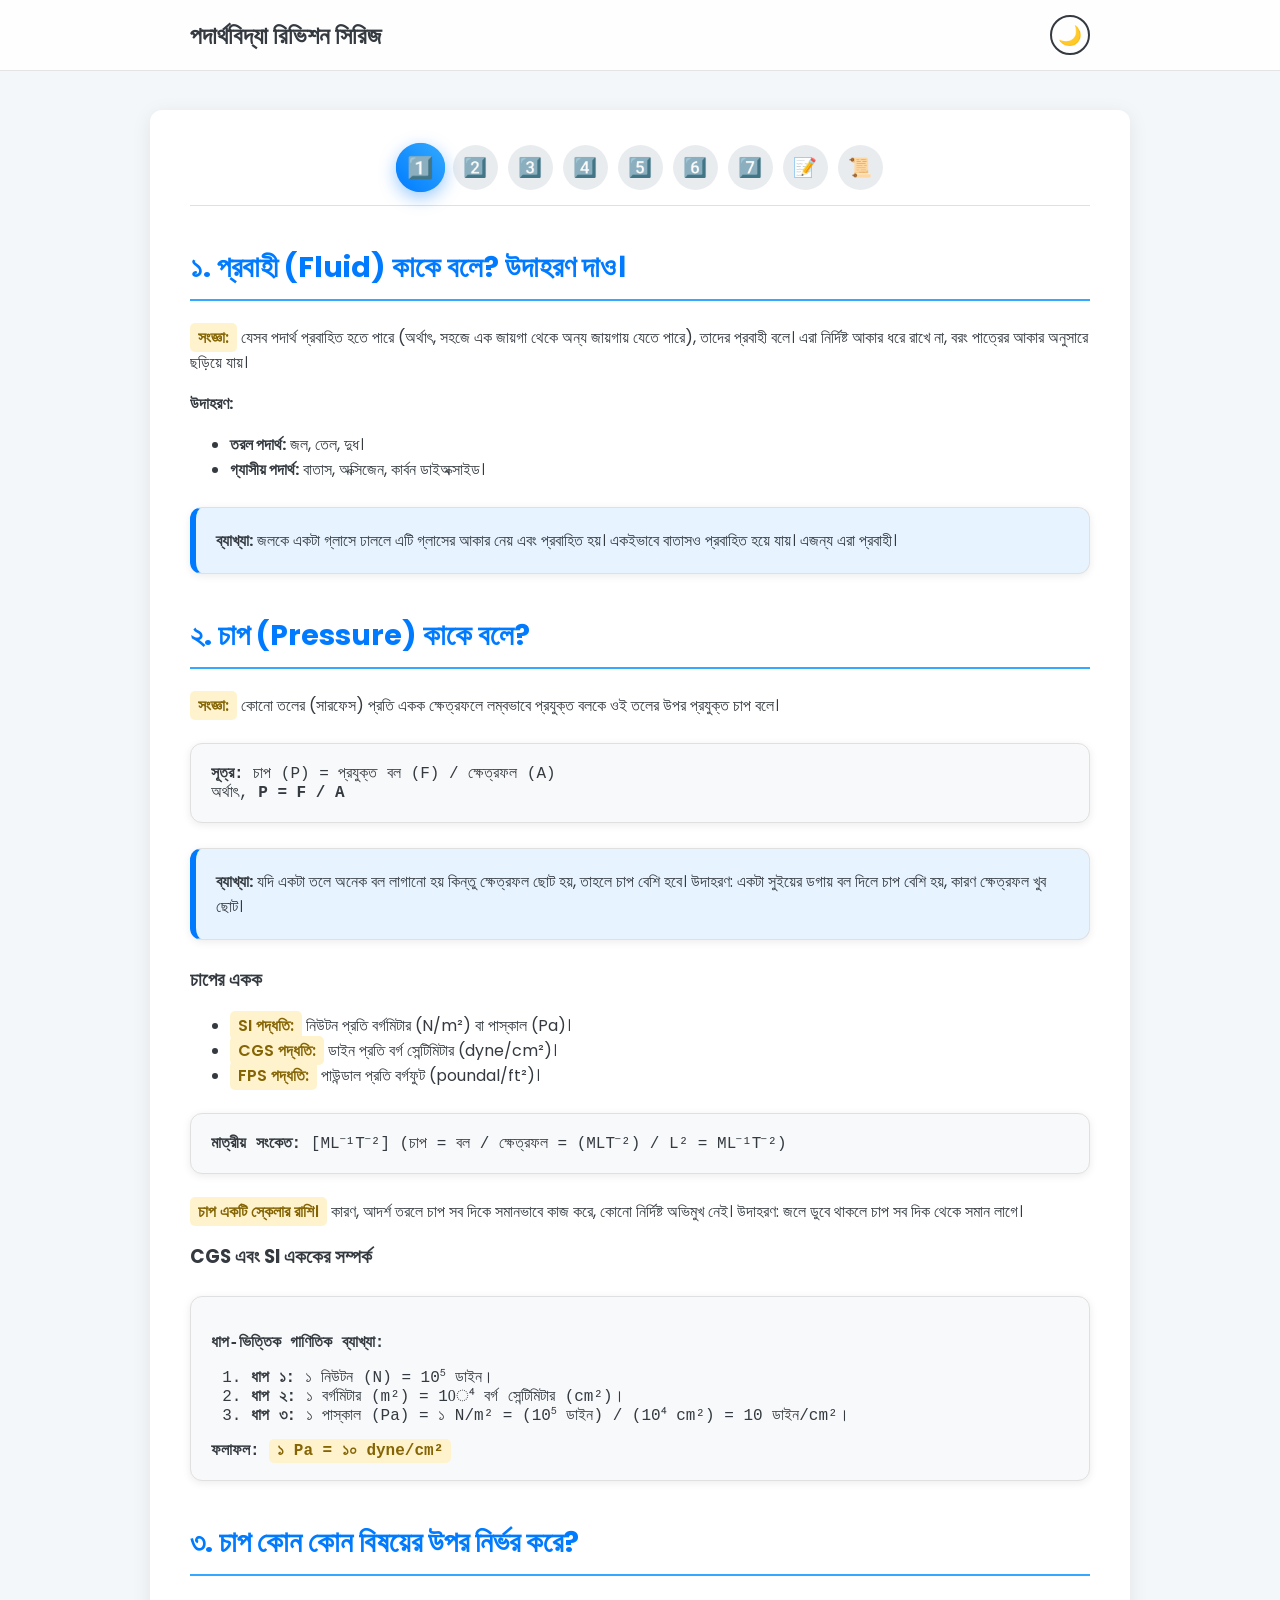
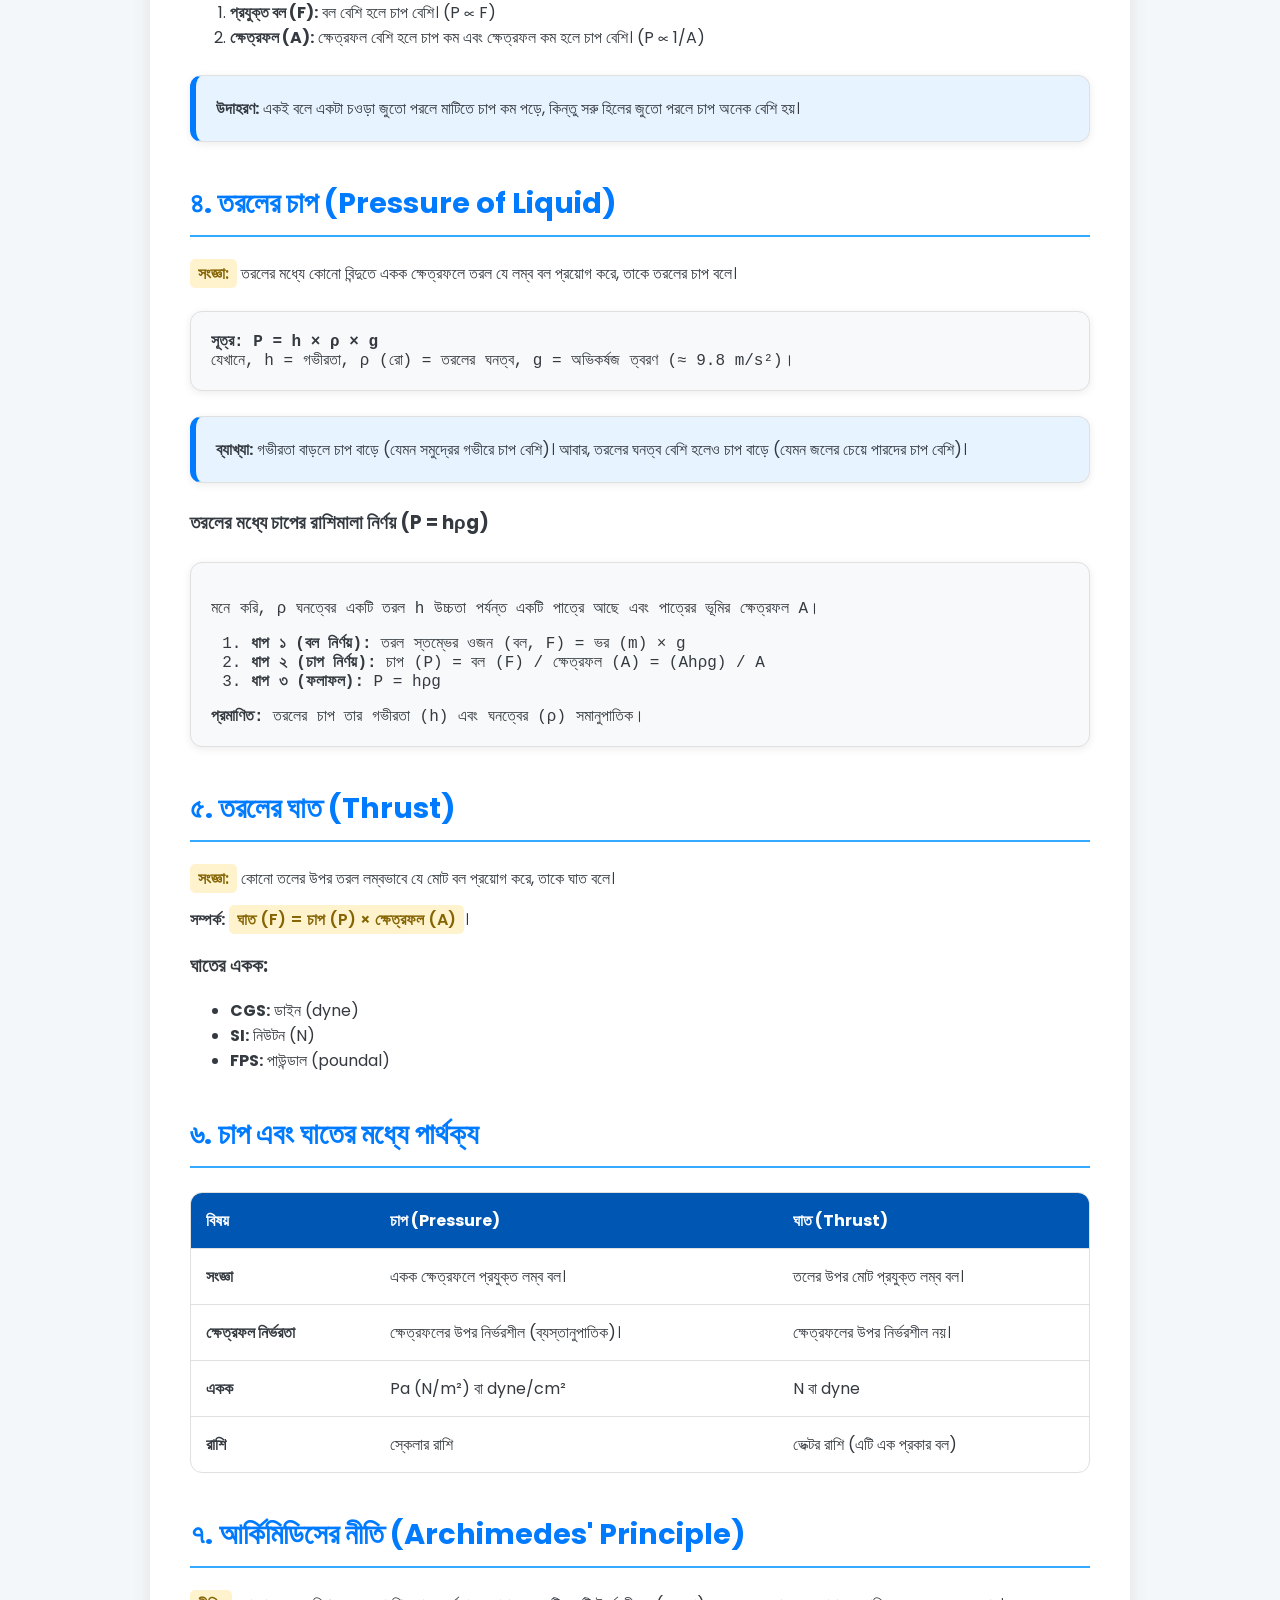
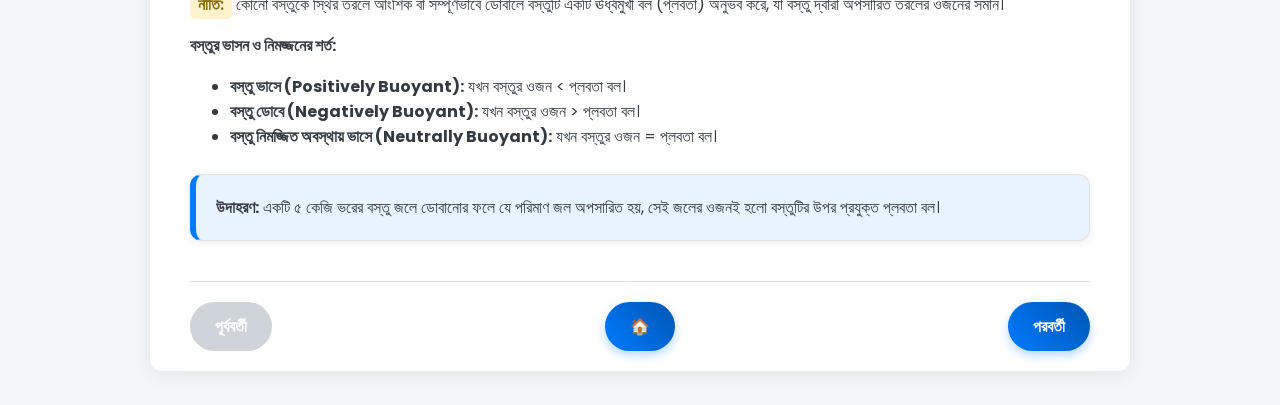
<file: revision_series/revision-01.html>
<!DOCTYPE html>
<html lang="bn">
<head>
    <meta charset="UTF-8">
    <meta name="viewport" content="width=device-width, initial-scale=1.0">
    <title>রিভিশন ০১: তরলের চাপ ও আর্কিমিডিসের নীতি</title>
    <!-- External CSS Link -->
    <link rel="stylesheet" href="css/style.css">
</head>
<body>

    <!-- 1. Reading Progress Bar যুক্ত করা হয়েছে -->
    <div class="progress-container">
        <div class="progress-bar" id="progressBar"></div>
    </div>

    <header class="site-header">
        <div class="header-content">
            <h1 class="site-title">পদার্থবিদ্যা রিভিশন সিরিজ</h1>
            <button id="theme-toggle">🌙</button>
        </div>
    </header>

    <div class="container">
        <nav class="navbar">
            <ul class="nav-links">
                <li><a href="revision-01.html" class="active" title="নোট ১">1️⃣</a></li>
                <li><a href="revision-02.html" title="নোট ২">2️⃣</a></li>
                <li><a href="revision-03.html" title="নোট ৩">3️⃣</a></li>
                <li><a href="revision-04.html" title="নোট ৪">4️⃣</a></li>
                <li><a href="revision-05.html" title="নোট ৫">5️⃣</a></li>
                <li><a href="revision-06.html" title="নোট ৬">6️⃣</a></li>
                <li><a href="revision-07.html" title="নোট ৭">7️⃣</a></li>
                <li><a href="revision-08.html" title="অনুশীলন">📝</a></li>
                <li><a href="PYQ.html" title="PYQ">📜</a></li>
            </ul>
        </nav>

        <main>
            <!-- 2. প্রতিটি সেকশনে class="reveal" যুক্ত করা হয়েছে -->
            <h2 class="reveal">১. প্রবাহী (Fluid) কাকে বলে? উদাহরণ দাও।</h2>
            <p class="reveal"><span class="highlight">সংজ্ঞা:</span> যেসব পদার্থ প্রবাহিত হতে পারে (অর্থাৎ, সহজে এক জায়গা থেকে অন্য জায়গায় যেতে পারে), তাদের প্রবাহী বলে। এরা নির্দিষ্ট আকার ধরে রাখে না, বরং পাত্রের আকার অনুসারে ছড়িয়ে যায়।</p>
            <p class="reveal"><strong>উদাহরণ:</strong></p>
            <ul class="reveal">
                <li><strong>তরল পদার্থ:</strong> জল, তেল, দুধ।</li>
                <li><strong>গ্যাসীয় পদার্থ:</strong> বাতাস, অক্সিজেন, কার্বন ডাইঅক্সাইড।</li>
            </ul>
            <div class="info-box reveal">
                <strong>ব্যাখ্যা:</strong> জলকে একটা গ্লাসে ঢাললে এটি গ্লাসের আকার নেয় এবং প্রবাহিত হয়। একইভাবে বাতাসও প্রবাহিত হয়ে যায়। এজন্য এরা প্রবাহী।
            </div>

            <h2 class="reveal">২. চাপ (Pressure) কাকে বলে?</h2>
            <p class="reveal"><span class="highlight">সংজ্ঞা:</span> কোনো তলের (সারফেস) প্রতি একক ক্ষেত্রফলে লম্বভাবে প্রযুক্ত বলকে ওই তলের উপর প্রযুক্ত চাপ বলে।</p>
            <div class="formula-box reveal">
                <strong>সূত্র:</strong> চাপ (P) = প্রযুক্ত বল (F) / ক্ষেত্রফল (A) <br>
                অর্থাৎ, <strong>P = F / A</strong>
            </div>
            <div class="info-box reveal">
                <strong>ব্যাখ্যা:</strong> যদি একটা তলে অনেক বল লাগানো হয় কিন্তু ক্ষেত্রফল ছোট হয়, তাহলে চাপ বেশি হবে। উদাহরণ: একটা সুইয়ের ডগায় বল দিলে চাপ বেশি হয়, কারণ ক্ষেত্রফল খুব ছোট।
            </div>

            <h3 class="reveal">চাপের একক</h3>
            <ul class="reveal">
                <li><span class="highlight">SI পদ্ধতি:</span> নিউটন প্রতি বর্গমিটার (N/m²) বা পাস্কাল (Pa)।</li>
                <li><span class="highlight">CGS পদ্ধতি:</span> ডাইন প্রতি বর্গ সেন্টিমিটার (dyne/cm²)।</li>
                <li><span class="highlight">FPS পদ্ধতি:</span> পাউন্ডাল প্রতি বর্গফুট (poundal/ft²)।</li>
            </ul>
            <div class="formula-box reveal">
                <strong>মাত্রীয় সংকেত:</strong> [ML⁻¹T⁻²] (চাপ = বল / ক্ষেত্রফল = (MLT⁻²) / L² = ML⁻¹T⁻²)
            </div>
            <p class="reveal"><span class="highlight">চাপ একটি স্কেলার রাশি।</span> কারণ, আদর্শ তরলে চাপ সব দিকে সমানভাবে কাজ করে, কোনো নির্দিষ্ট অভিমুখ নেই। উদাহরণ: জলে ডুবে থাকলে চাপ সব দিক থেকে সমান লাগে।</p>

            <h3 class="reveal">CGS এবং SI এককের সম্পর্ক</h3>
            <div class="derivation-box reveal">
                <p><strong>ধাপ-ভিত্তিক গাণিতিক ব্যাখ্যা:</strong></p>
                <ol>
                    <li><strong>ধাপ ১:</strong> ১ নিউটন (N) = 10⁵ ডাইন।</li>
                    <li><strong>ধাপ ২:</strong> ১ বর্গমিটার (m²) = 10⁴ বর্গ সেন্টিমিটার (cm²)।</li>
                    <li><strong>ধাপ ৩:</strong> ১ পাস্কাল (Pa) = ১ N/m² = (10⁵ ডাইন) / (10⁴ cm²) = 10 ডাইন/cm²।</li>
                </ol>
                <strong>ফলাফল: <span class="highlight">১ Pa = ১০ dyne/cm²</span></strong>
            </div>

            <h2 class="reveal">৩. চাপ কোন কোন বিষয়ের উপর নির্ভর করে?</h2>
            <ol class="reveal">
                <li><strong>প্রযুক্ত বল (F):</strong> বল বেশি হলে চাপ বেশি। (P ∝ F)</li>
                <li><strong>ক্ষেত্রফল (A):</strong> ক্ষেত্রফল বেশি হলে চাপ কম এবং ক্ষেত্রফল কম হলে চাপ বেশি। (P ∝ 1/A)</li>
            </ol>
            <div class="info-box reveal">
                <strong>উদাহরণ:</strong> একই বলে একটা চওড়া জুতো পরলে মাটিতে চাপ কম পড়ে, কিন্তু সরু হিলের জুতো পরলে চাপ অনেক বেশি হয়।
            </div>

            <h2 class="reveal">৪. তরলের চাপ (Pressure of Liquid)</h2>
            <p class="reveal"><span class="highlight">সংজ্ঞা:</span> তরলের মধ্যে কোনো বিন্দুতে একক ক্ষেত্রফলে তরল যে লম্ব বল প্রয়োগ করে, তাকে তরলের চাপ বলে।</p>
            <div class="formula-box reveal">
                <strong>সূত্র: P = h × ρ × g</strong><br>
                যেখানে, h = গভীরতা, ρ (রো) = তরলের ঘনত্ব, g = অভিকর্ষজ ত্বরণ (≈ 9.8 m/s²)।
            </div>
            <div class="info-box reveal">
                <strong>ব্যাখ্যা:</strong> গভীরতা বাড়লে চাপ বাড়ে (যেমন সমুদ্রের গভীরে চাপ বেশি)। আবার, তরলের ঘনত্ব বেশি হলেও চাপ বাড়ে (যেমন জলের চেয়ে পারদের চাপ বেশি)।
            </div>
            
            <h3 class="reveal">তরলের মধ্যে চাপের রাশিমালা নির্ণয় (P = hρg)</h3>
            <div class="derivation-box reveal">
                <p>মনে করি, ρ ঘনত্বের একটি তরল h উচ্চতা পর্যন্ত একটি পাত্রে আছে এবং পাত্রের ভূমির ক্ষেত্রফল A।</p>
                <ol>
                    <li><strong>ধাপ ১ (বল নির্ণয়):</strong> তরল স্তম্ভের ওজন (বল, F) = ভর (m) × g</li>
                    <li><strong>ধাপ ২ (চাপ নির্ণয়):</strong> চাপ (P) = বল (F) / ক্ষেত্রফল (A) = (Ahρg) / A</li>
                    <li><strong>ধাপ ৩ (ফলাফল):</strong> P = hρg</li>
                </ol>
                <strong>প্রমাণিত:</strong> তরলের চাপ তার গভীরতা (h) এবং ঘনত্বের (ρ) সমানুপাতিক।
            </div>

            <h2 class="reveal">৫. তরলের ঘাত (Thrust)</h2>
            <p class="reveal"><span class="highlight">সংজ্ঞা:</span> কোনো তলের উপর তরল লম্বভাবে যে মোট বল প্রয়োগ করে, তাকে ঘাত বলে।</p>
            <p class="reveal"><strong>সম্পর্ক:</strong> <span class="highlight">ঘাত (F) = চাপ (P) × ক্ষেত্রফল (A)</span>।</p>
            <h3 class="reveal">ঘাতের একক:</h3>
            <ul class="reveal">
                <li><strong>CGS:</strong> ডাইন (dyne)</li>
                <li><strong>SI:</strong> নিউটন (N)</li>
                <li><strong>FPS:</strong> পাউন্ডাল (poundal)</li>
            </ul>

            <h2 class="reveal">৬. চাপ এবং ঘাতের মধ্যে পার্থক্য</h2>
            <div class="table-responsive reveal">
                <table>
                    <thead>
                        <tr><th>বিষয়</th><th>চাপ (Pressure)</th><th>ঘাত (Thrust)</th></tr>
                    </thead>
                    <tbody>
                        <tr><td><strong>সংজ্ঞা</strong></td><td>একক ক্ষেত্রফলে প্রযুক্ত লম্ব বল।</td><td>তলের উপর মোট প্রযুক্ত লম্ব বল।</td></tr>
                        <tr><td><strong>ক্ষেত্রফল নির্ভরতা</strong></td><td>ক্ষেত্রফলের উপর নির্ভরশীল (ব্যস্তানুপাতিক)।</td><td>ক্ষেত্রফলের উপর নির্ভরশীল নয়।</td></tr>
                        <tr><td><strong>একক</strong></td><td>Pa (N/m²) বা dyne/cm²</td><td>N বা dyne</td></tr>
                        <tr><td><strong>রাশি</strong></td><td>স্কেলার রাশি</td><td>ভেক্টর রাশি (এটি এক প্রকার বল)</td></tr>
                    </tbody>
                </table>
            </div>

            <h2 class="reveal">৭. আর্কিমিডিসের নীতি (Archimedes' Principle)</h2>
            <p class="reveal"><span class="highlight">নীতি:</span> কোনো বস্তুকে স্থির তরলে আংশিক বা সম্পূর্ণভাবে ডোবালে বস্তুটি একটি ঊর্ধ্বমুখী বল (প্লবতা) অনুভব করে, যা বস্তু দ্বারা অপসারিত তরলের ওজনের সমান।</p>
            <p class="reveal"><strong>বস্তুর ভাসন ও নিমজ্জনের শর্ত:</strong></p>
            <ul class="reveal">
                <li><strong>বস্তু ভাসে (Positively Buoyant):</strong> যখন বস্তুর ওজন < প্লবতা বল।</li>
                <li><strong>বস্তু ডোবে (Negatively Buoyant):</strong> যখন বস্তুর ওজন > প্লবতা বল।</li>
                <li><strong>বস্তু নিমজ্জিত অবস্থায় ভাসে (Neutrally Buoyant):</strong> যখন বস্তুর ওজন = প্লবতা বল।</li>
            </ul>
            <div class="info-box reveal">
                <strong>উদাহরণ:</strong> একটি ৫ কেজি ভরের বস্তু জলে ডোবানোর ফলে যে পরিমাণ জল অপসারিত হয়, সেই জলের ওজনই হলো বস্তুটির উপর প্রযুক্ত প্লবতা বল।
            </div>
        </main>
        
        <div class="pagination">
            <a href="#" class="disabled">পূর্ববর্তী</a>
            <!-- Home Button -->
            <a href="../index.html" class="home-button" title="হোম পেজ">🏠</a>
            <a href="revision-02.html">পরবর্তী</a>
        </div>
    </div>

    <button id="scrollTopBtn" title="উপরে যান">&#8679;</button>
    <script src="js/script.js"></script>
</body>
</html>
</file>
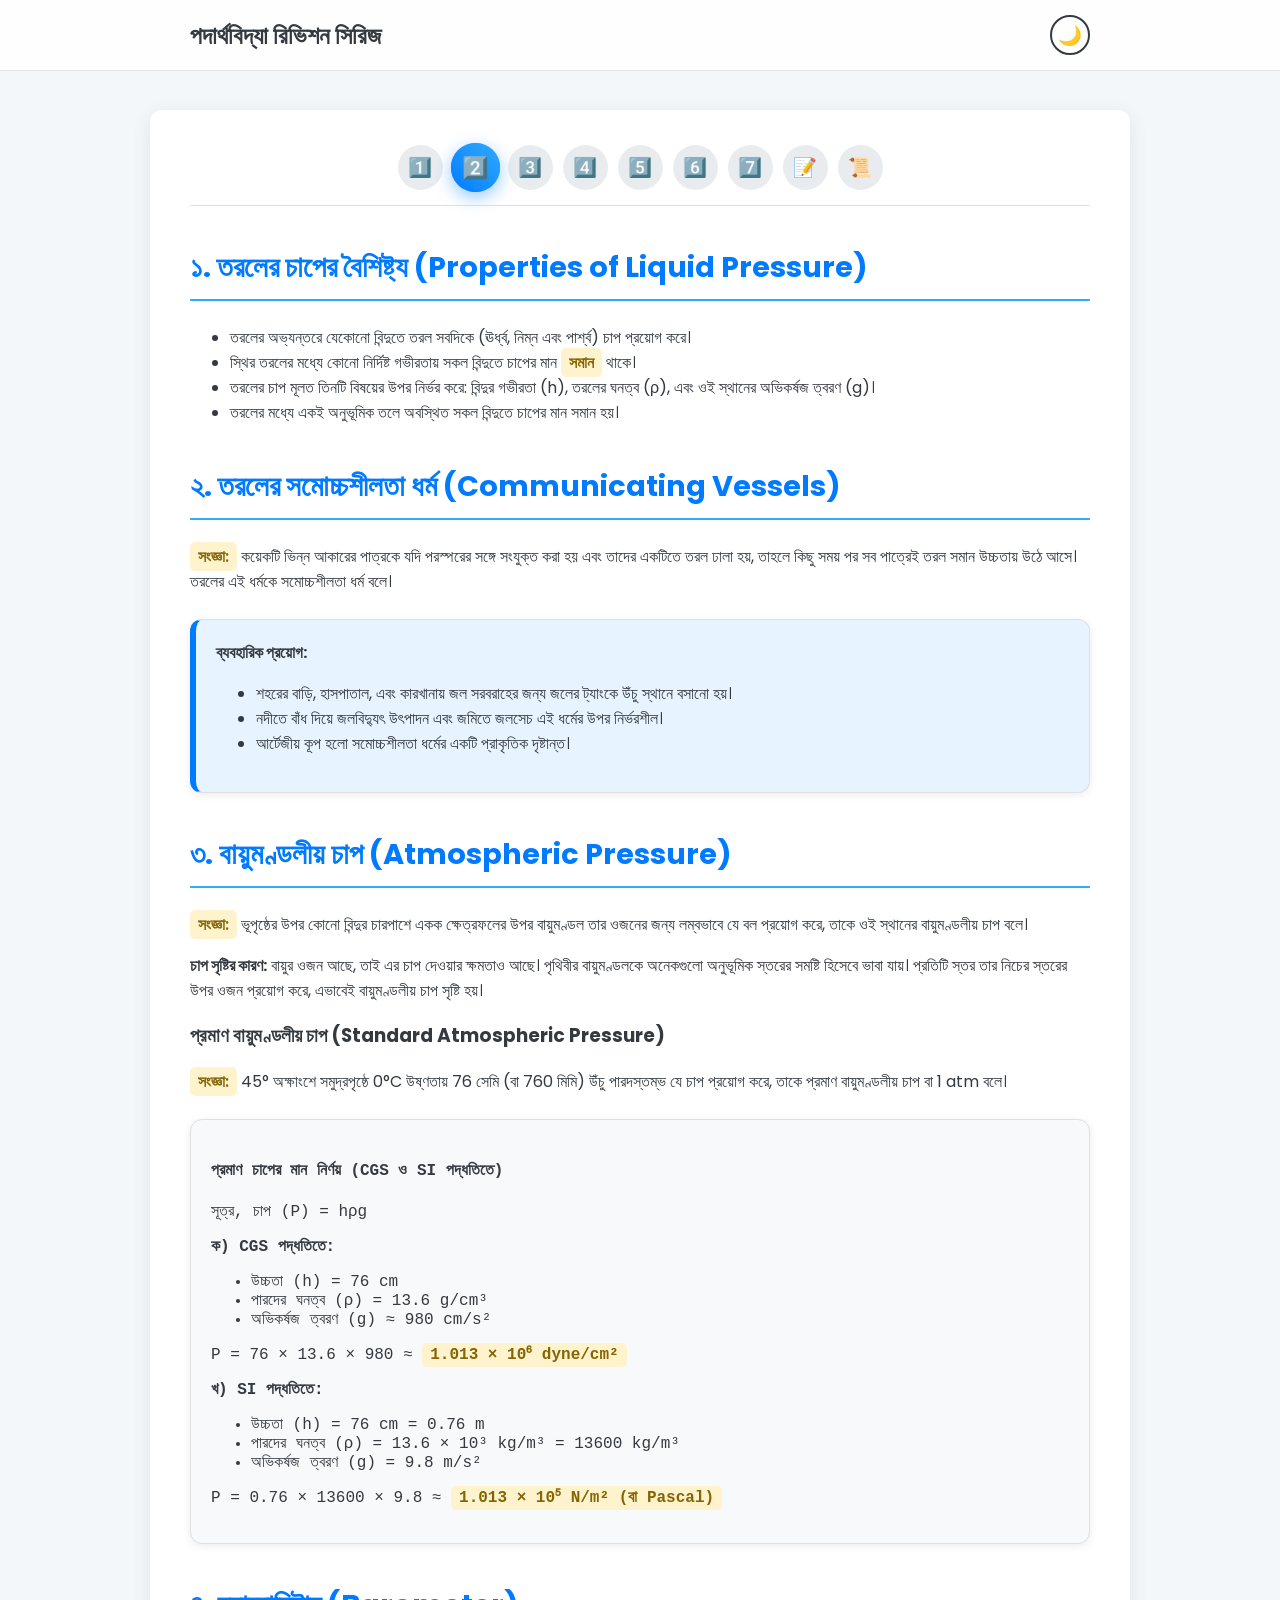
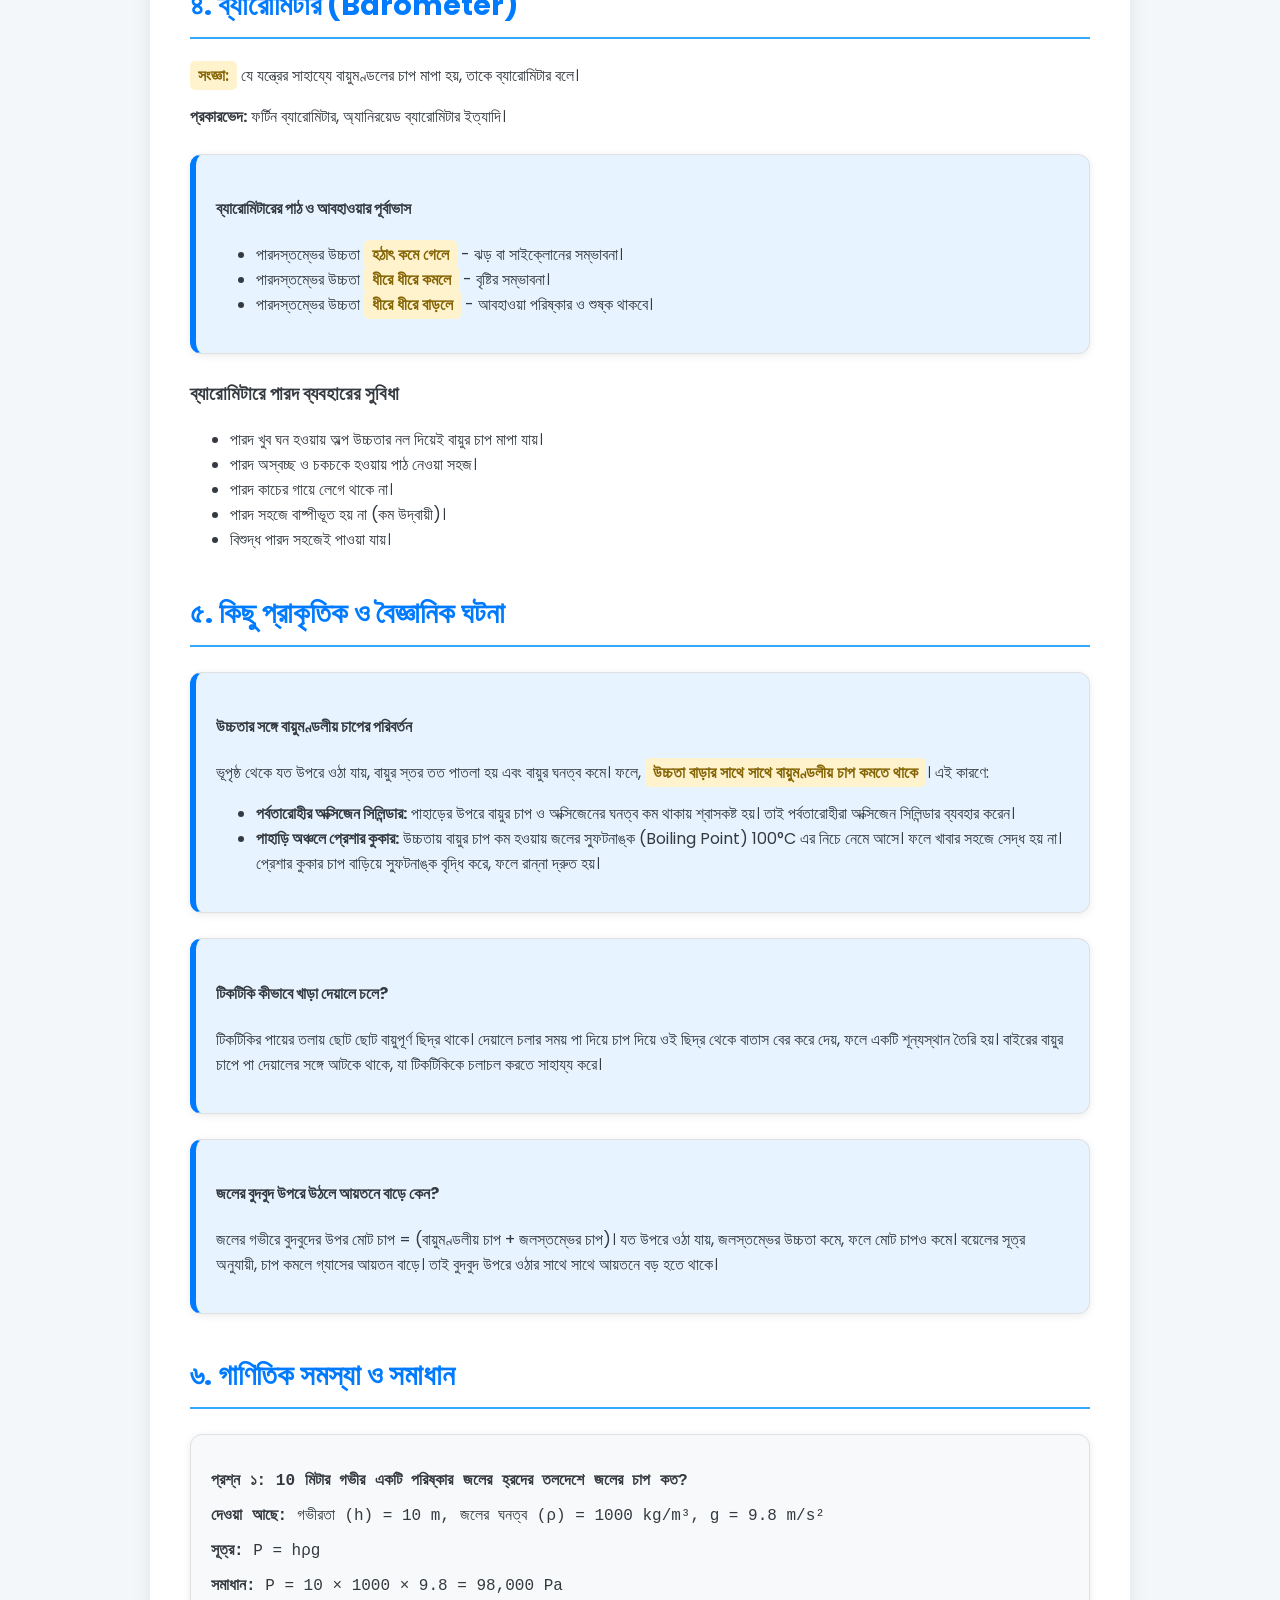
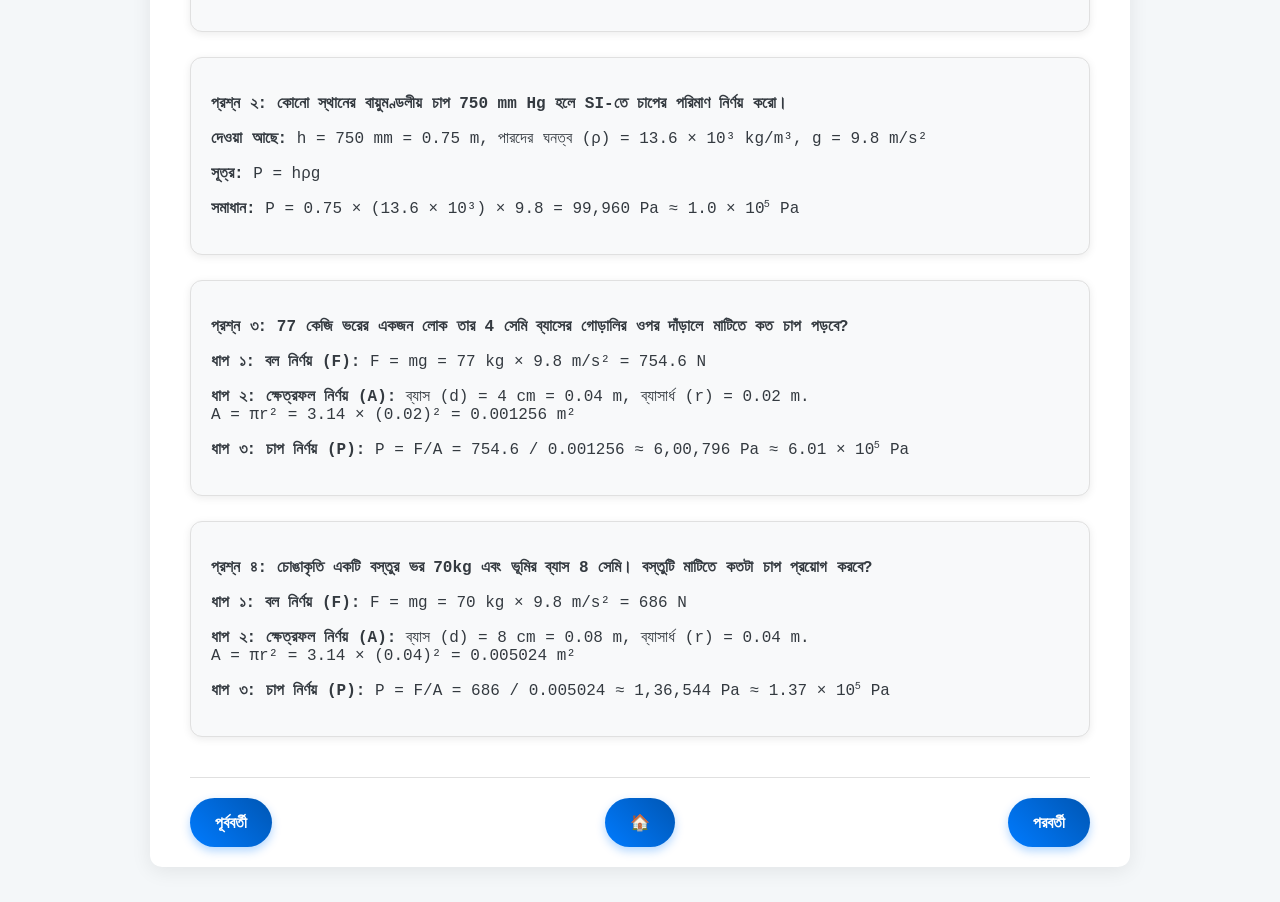
<file: revision_series/revision-02.html>
<!DOCTYPE html>
<html lang="bn">
<head>
    <meta charset="UTF-8">
    <meta name="viewport" content="width=device-width, initial-scale=1.0">
    <title>রিভিশন ০২: বায়ুমণ্ডলীয় চাপ ও তরলের ধর্ম</title>
    <!-- External CSS Link -->
    <link rel="stylesheet" href="css/style.css">
</head>
<body>
 <!-- 1. Reading Progress Bar যুক্ত করা হয়েছে -->
    <div class="progress-container">
        <div class="progress-bar" id="progressBar"></div>
    </div>
    <header class="site-header">
        <div class="header-content">
            <h1 class="site-title">পদার্থবিদ্যা রিভিশন সিরিজ</h1>
            <button id="theme-toggle">🌙</button>
        </div>
    </header>

    <div class="container">
        <nav class="navbar">
    <ul class="nav-links">
        <li><a href="revision-01.html" title="নোট ১">1️⃣</a></li>
        <li><a href="revision-02.html"class="active" title="নোট ২">2️⃣</a></li>
        <li><a href="revision-03.html" title="নোট ৩">3️⃣</a></li>
        <li><a href="revision-04.html" title="নোট ৪">4️⃣</a></li>
        <li><a href="revision-05.html" title="নোট ৫">5️⃣</a></li>
        <li><a href="revision-06.html" title="নোট ৬">6️⃣</a></li>
        <li><a href="revision-07.html" title="নোট ৭">7️⃣</a></li>
        <!-- নতুন বাটন -->
        <li><a href="revision-08.html" title="অনুশীলন">📝</a></li>
        <li><a href="PYQ.html" title="PYQ">📜</a></li>
    </ul>
</nav>

        <main>
            <h2>১. তরলের চাপের বৈশিষ্ট্য (Properties of Liquid Pressure)</h2>
            <ul>
                <li>তরলের অভ্যন্তরে যেকোনো বিন্দুতে তরল সবদিকে (ঊর্ধ্ব, নিম্ন এবং পার্শ্ব) চাপ প্রয়োগ করে।</li>
                <li>স্থির তরলের মধ্যে কোনো নির্দিষ্ট গভীরতায় সকল বিন্দুতে চাপের মান <span class="highlight">সমান</span> থাকে।</li>
                <li>তরলের চাপ মূলত তিনটি বিষয়ের উপর নির্ভর করে: বিন্দুর গভীরতা (h), তরলের ঘনত্ব (ρ), এবং ওই স্থানের অভিকর্ষজ ত্বরণ (g)।</li>
                <li>তরলের মধ্যে একই অনুভূমিক তলে অবস্থিত সকল বিন্দুতে চাপের মান সমান হয়।</li>
            </ul>

            <h2>২. তরলের সমোচ্চশীলতা ধর্ম (Communicating Vessels)</h2>
            <p><span class="highlight">সংজ্ঞা:</span> কয়েকটি ভিন্ন আকারের পাত্রকে যদি পরস্পরের সঙ্গে সংযুক্ত করা হয় এবং তাদের একটিতে তরল ঢালা হয়, তাহলে কিছু সময় পর সব পাত্রেই তরল সমান উচ্চতায় উঠে আসে। তরলের এই ধর্মকে সমোচ্চশীলতা ধর্ম বলে।</p>
            <div class="info-box">
                <strong>ব্যবহারিক প্রয়োগ:</strong>
                <ul>
                    <li>শহরের বাড়ি, হাসপাতাল, এবং কারখানায় জল সরবরাহের জন্য জলের ট্যাংকে উঁচু স্থানে বসানো হয়।</li>
                    <li>নদীতে বাঁধ দিয়ে জলবিদ্যুৎ উৎপাদন এবং জমিতে জলসেচ এই ধর্মের উপর নির্ভরশীল।</li>
                    <li>আর্টেজীয় কূপ হলো সমোচ্চশীলতা ধর্মের একটি প্রাকৃতিক দৃষ্টান্ত।</li>
                </ul>
            </div>

            <h2>৩. বায়ুমণ্ডলীয় চাপ (Atmospheric Pressure)</h2>
            <p><span class="highlight">সংজ্ঞা:</span> ভূপৃষ্ঠের উপর কোনো বিন্দুর চারপাশে একক ক্ষেত্রফলের উপর বায়ুমণ্ডল তার ওজনের জন্য লম্বভাবে যে বল প্রয়োগ করে, তাকে ওই স্থানের বায়ুমণ্ডলীয় চাপ বলে।</p>
            <p><strong>চাপ সৃষ্টির কারণ:</strong> বায়ুর ওজন আছে, তাই এর চাপ দেওয়ার ক্ষমতাও আছে। পৃথিবীর বায়ুমণ্ডলকে অনেকগুলো অনুভূমিক স্তরের সমষ্টি হিসেবে ভাবা যায়। প্রতিটি স্তর তার নিচের স্তরের উপর ওজন প্রয়োগ করে, এভাবেই বায়ুমণ্ডলীয় চাপ সৃষ্টি হয়।</p>

            <h3>প্রমাণ বায়ুমণ্ডলীয় চাপ (Standard Atmospheric Pressure)</h3>
            <p><span class="highlight">সংজ্ঞা:</span> 45° অক্ষাংশে সমুদ্রপৃষ্ঠে 0°C উষ্ণতায় 76 সেমি (বা 760 মিমি) উঁচু পারদস্তম্ভ যে চাপ প্রয়োগ করে, তাকে প্রমাণ বায়ুমণ্ডলীয় চাপ বা 1 atm বলে।</p>
            
            <div class="derivation-box">
                <h4>প্রমাণ চাপের মান নির্ণয় (CGS ও SI পদ্ধতিতে)</h4>
                <p>সূত্র, চাপ (P) = hρg</p>
                <p><strong>ক) CGS পদ্ধতিতে:</strong></p>
                <ul>
                    <li>উচ্চতা (h) = 76 cm</li>
                    <li>পারদের ঘনত্ব (ρ) = 13.6 g/cm³</li>
                    <li>অভিকর্ষজ ত্বরণ (g) ≈ 980 cm/s²</li>
                </ul>
                <p>P = 76 × 13.6 × 980 ≈ <span class="highlight">1.013 × 10⁶ dyne/cm²</span></p>

                <p><strong>খ) SI পদ্ধতিতে:</strong></p>
                <ul>
                    <li>উচ্চতা (h) = 76 cm = 0.76 m</li>
                    <li>পারদের ঘনত্ব (ρ) = 13.6 × 10³ kg/m³ = 13600 kg/m³</li>
                    <li>অভিকর্ষজ ত্বরণ (g) = 9.8 m/s²</li>
                </ul>
                <p>P = 0.76 × 13600 × 9.8 ≈ <span class="highlight">1.013 × 10⁵ N/m² (বা Pascal)</span></p>
            </div>

            <h2>৪. ব্যারোমিটার (Barometer)</h2>
            <p><span class="highlight">সংজ্ঞা:</span> যে যন্ত্রের সাহায্যে বায়ুমণ্ডলের চাপ মাপা হয়, তাকে ব্যারোমিটার বলে।</p>
            <p><strong>প্রকারভেদ:</strong> ফর্টিন ব্যারোমিটার, অ্যানিরয়েড ব্যারোমিটার ইত্যাদি।</p>
            <div class="info-box">
                <h4>ব্যারোমিটারের পাঠ ও আবহাওয়ার পূর্বাভাস</h4>
                <ul>
                    <li>পারদস্তম্ভের উচ্চতা <span class="highlight">হঠাৎ কমে গেলে</span> - ঝড় বা সাইক্লোনের সম্ভাবনা।</li>
                    <li>পারদস্তম্ভের উচ্চতা <span class="highlight">ধীরে ধীরে কমলে</span> - বৃষ্টির সম্ভাবনা।</li>
                    <li>পারদস্তম্ভের উচ্চতা <span class="highlight">ধীরে ধীরে বাড়লে</span> - আবহাওয়া পরিষ্কার ও শুষ্ক থাকবে।</li>
                </ul>
            </div>

            <h3>ব্যারোমিটারে পারদ ব্যবহারের সুবিধা</h3>
            <ul>
                <li>পারদ খুব ঘন হওয়ায় অল্প উচ্চতার নল দিয়েই বায়ুর চাপ মাপা যায়।</li>
                <li>পারদ অস্বচ্ছ ও চকচকে হওয়ায় পাঠ নেওয়া সহজ।</li>
                <li>পারদ কাচের গায়ে লেগে থাকে না।</li>
                <li>পারদ সহজে বাষ্পীভূত হয় না (কম উদ্বায়ী)।</li>
                <li>বিশুদ্ধ পারদ সহজেই পাওয়া যায়।</li>
            </ul>

            <h2>৫. কিছু প্রাকৃতিক ও বৈজ্ঞানিক ঘটনা</h2>
            <div class="info-box">
                <h4>উচ্চতার সঙ্গে বায়ুমণ্ডলীয় চাপের পরিবর্তন</h4>
                <p>ভূপৃষ্ঠ থেকে যত উপরে ওঠা যায়, বায়ুর স্তর তত পাতলা হয় এবং বায়ুর ঘনত্ব কমে। ফলে, <span class="highlight">উচ্চতা বাড়ার সাথে সাথে বায়ুমণ্ডলীয় চাপ কমতে থাকে</span>। এই কারণে:</p>
                <ul>
                    <li><strong>পর্বতারোহীর অক্সিজেন সিলিন্ডার:</strong> পাহাড়ের উপরে বায়ুর চাপ ও অক্সিজেনের ঘনত্ব কম থাকায় শ্বাসকষ্ট হয়। তাই পর্বতারোহীরা অক্সিজেন সিলিন্ডার ব্যবহার করেন।</li>
                    <li><strong>পাহাড়ি অঞ্চলে প্রেশার কুকার:</strong> উচ্চতায় বায়ুর চাপ কম হওয়ায় জলের স্ফুটনাঙ্ক (Boiling Point) 100°C এর নিচে নেমে আসে। ফলে খাবার সহজে সেদ্ধ হয় না। প্রেশার কুকার চাপ বাড়িয়ে স্ফুটনাঙ্ক বৃদ্ধি করে, ফলে রান্না দ্রুত হয়।</li>
                </ul>
            </div>
             <div class="info-box">
                <h4>টিকটিকি কীভাবে খাড়া দেয়ালে চলে?</h4>
                <p>টিকটিকির পায়ের তলায় ছোট ছোট বায়ুপূর্ণ ছিদ্র থাকে। দেয়ালে চলার সময় পা দিয়ে চাপ দিয়ে ওই ছিদ্র থেকে বাতাস বের করে দেয়, ফলে একটি শূন্যস্থান তৈরি হয়। বাইরের বায়ুর চাপে পা দেয়ালের সঙ্গে আটকে থাকে, যা টিকটিকিকে চলাচল করতে সাহায্য করে।</p>
            </div>
             <div class="info-box">
                <h4>জলের বুদবুদ উপরে উঠলে আয়তনে বাড়ে কেন?</h4>
                <p>জলের গভীরে বুদবুদের উপর মোট চাপ = (বায়ুমণ্ডলীয় চাপ + জলস্তম্ভের চাপ)। যত উপরে ওঠা যায়, জলস্তম্ভের উচ্চতা কমে, ফলে মোট চাপও কমে। বয়েলের সূত্র অনুযায়ী, চাপ কমলে গ্যাসের আয়তন বাড়ে। তাই বুদবুদ উপরে ওঠার সাথে সাথে আয়তনে বড় হতে থাকে।</p>
            </div>

            <h2>৬. গাণিতিক সমস্যা ও সমাধান</h2>
            <div class="derivation-box">
                <p><strong>প্রশ্ন ১: 10 মিটার গভীর একটি পরিষ্কার জলের হ্রদের তলদেশে জলের চাপ কত?</strong></p>
                <p><b>দেওয়া আছে:</b> গভীরতা (h) = 10 m, জলের ঘনত্ব (ρ) = 1000 kg/m³, g = 9.8 m/s²</p>
                <p><b>সূত্র:</b> P = hρg</p>
                <p><b>সমাধান:</b> P = 10 × 1000 × 9.8 = 98,000 Pa</p>
            </div>
            <div class="derivation-box">
                <p><strong>প্রশ্ন ২: কোনো স্থানের বায়ুমণ্ডলীয় চাপ 750 mm Hg হলে SI-তে চাপের পরিমাণ নির্ণয় করো।</strong></p>
                <p><b>দেওয়া আছে:</b> h = 750 mm = 0.75 m, পারদের ঘনত্ব (ρ) = 13.6 × 10³ kg/m³, g = 9.8 m/s²</p>
                <p><b>সূত্র:</b> P = hρg</p>
                <p><b>সমাধান:</b> P = 0.75 × (13.6 × 10³) × 9.8 = 99,960 Pa ≈ 1.0 × 10⁵ Pa</p>
            </div>
            <div class="derivation-box">
                <p><strong>প্রশ্ন ৩: 77 কেজি ভরের একজন লোক তার 4 সেমি ব্যাসের গোড়ালির ওপর দাঁড়ালে মাটিতে কত চাপ পড়বে?</strong></p>
                <p><b>ধাপ ১: বল নির্ণয় (F):</b> F = mg = 77 kg × 9.8 m/s² = 754.6 N</p>
                <p><b>ধাপ ২: ক্ষেত্রফল নির্ণয় (A):</b> ব্যাস (d) = 4 cm = 0.04 m, ব্যাসার্ধ (r) = 0.02 m. <br> A = πr² = 3.14 × (0.02)² = 0.001256 m²</p>
                <p><b>ধাপ ৩: চাপ নির্ণয় (P):</b> P = F/A = 754.6 / 0.001256 ≈ 6,00,796 Pa ≈ 6.01 × 10⁵ Pa</p>
            </div>
            <div class="derivation-box">
                <p><strong>প্রশ্ন ৪: চোঙাকৃতি একটি বস্তুর ভর 70kg এবং ভূমির ব্যাস 8 সেমি। বস্তুটি মাটিতে কতটা চাপ প্রয়োগ করবে?</strong></p>
                <p><b>ধাপ ১: বল নির্ণয় (F):</b> F = mg = 70 kg × 9.8 m/s² = 686 N</p>
                <p><b>ধাপ ২: ক্ষেত্রফল নির্ণয় (A):</b> ব্যাস (d) = 8 cm = 0.08 m, ব্যাসার্ধ (r) = 0.04 m. <br> A = πr² = 3.14 × (0.04)² = 0.005024 m²</p>
                <p><b>ধাপ ৩: চাপ নির্ণয় (P):</b> P = F/A = 686 / 0.005024 ≈ 1,36,544 Pa ≈ 1.37 × 10⁵ Pa</p>
            </div>
        </main>
        
        <div class="pagination">
            <a href="revision-01.html">পূর্ববর্তী</a>
            <!-- Home Button -->
            <a href="../index.html" class="home-button" title="হোম পেজ">🏠</a>
            <a href="revision-03.html">পরবর্তী</a>
        </div>
    </div>

    <button id="scrollTopBtn" title="উপরে যান">&#8679;</button>
    <script src="js/script.js"></script>
</body>
</html>
</file>
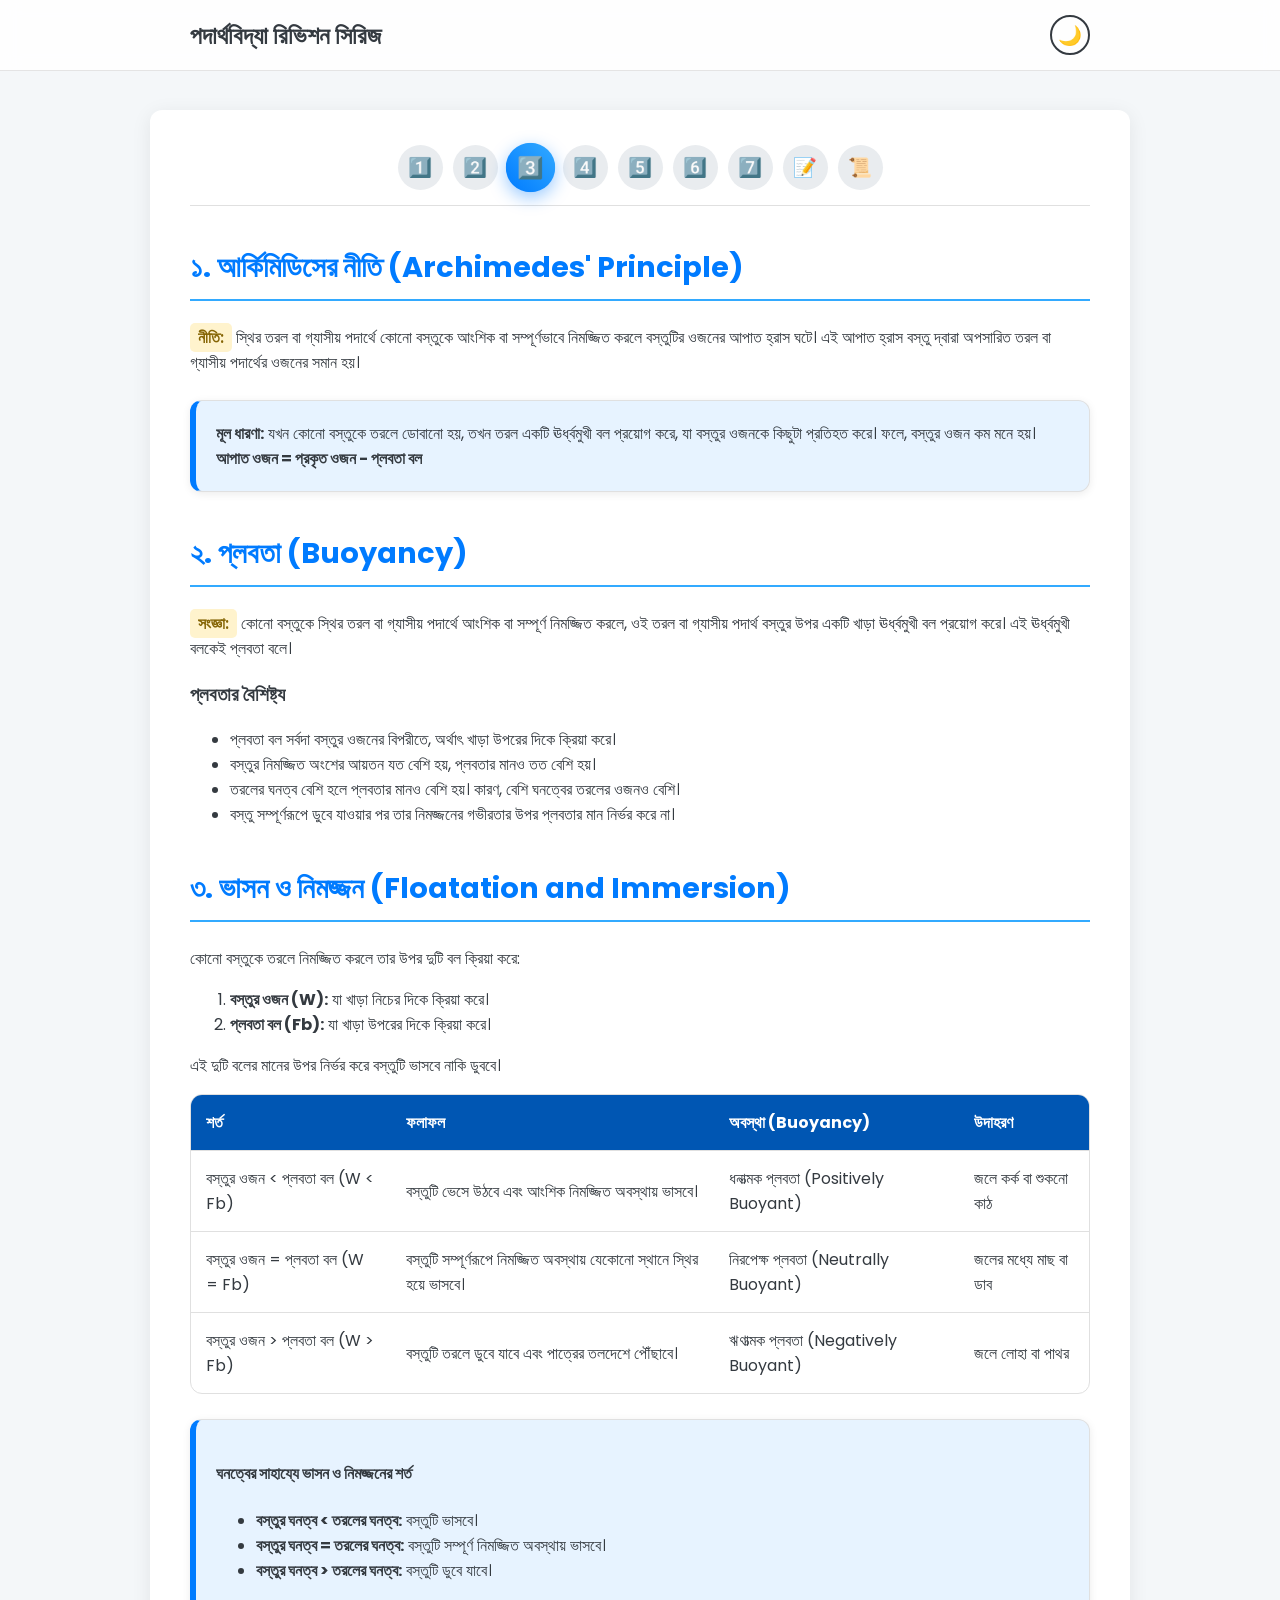
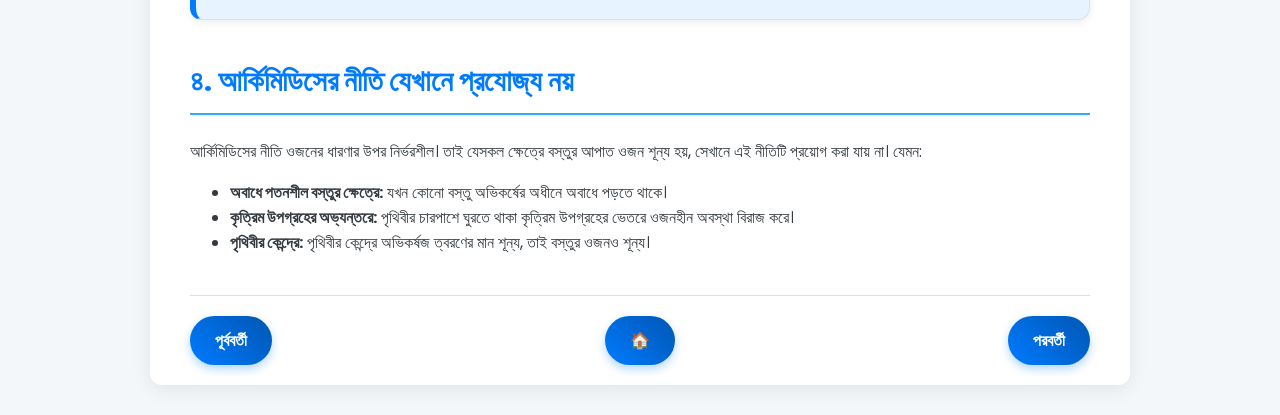
<file: revision_series/revision-03.html>
<!DOCTYPE html>
<html lang="bn">
<head>
    <meta charset="UTF-8">
    <meta name="viewport" content="width=device-width, initial-scale=1.0">
    <title>রিভিশন ০৩: আর্কিমিডিসের নীতি ও প্লবতা</title>
    <!-- External CSS Link -->
    <link rel="stylesheet" href="css/style.css">
</head>
<body>
 <!-- 1. Reading Progress Bar যুক্ত করা হয়েছে -->
    <div class="progress-container">
        <div class="progress-bar" id="progressBar"></div>
    </div>
    <header class="site-header">
        <div class="header-content">
            <h1 class="site-title">পদার্থবিদ্যা রিভিশন সিরিজ</h1>
            <button id="theme-toggle">🌙</button>
        </div>
    </header>

    <div class="container">
        <nav class="navbar">
    <ul class="nav-links">
        <li><a href="revision-01.html" title="নোট ১">1️⃣</a></li>
        <li><a href="revision-02.html" title="নোট ২">2️⃣</a></li>
        <li><a href="revision-03.html"class="active" title="নোট ৩">3️⃣</a></li>
        <li><a href="revision-04.html" title="নোট ৪">4️⃣</a></li>
        <li><a href="revision-05.html" title="নোট ৫">5️⃣</a></li>
        <li><a href="revision-06.html" title="নোট ৬">6️⃣</a></li>
        <li><a href="revision-07.html" title="নোট ৭">7️⃣</a></li>
        <!-- নতুন বাটন -->
        <li><a href="revision-08.html" title="অনুশীলন">📝</a></li>
        <li><a href="PYQ.html" title="PYQ">📜</a></li>
    </ul>
</nav>

        <main>
            <h2>১. আর্কিমিডিসের নীতি (Archimedes' Principle)</h2>
            <p><span class="highlight">নীতি:</span> স্থির তরল বা গ্যাসীয় পদার্থে কোনো বস্তুকে আংশিক বা সম্পূর্ণভাবে নিমজ্জিত করলে বস্তুটির ওজনের আপাত হ্রাস ঘটে। এই আপাত হ্রাস বস্তু দ্বারা অপসারিত তরল বা গ্যাসীয় পদার্থের ওজনের সমান হয়।</p>
            <div class="info-box">
                <strong>মূল ধারণা:</strong> যখন কোনো বস্তুকে তরলে ডোবানো হয়, তখন তরল একটি ঊর্ধ্বমুখী বল প্রয়োগ করে, যা বস্তুর ওজনকে কিছুটা প্রতিহত করে। ফলে, বস্তুর ওজন কম মনে হয়।<br>
                <strong>আপাত ওজন = প্রকৃত ওজন - প্লবতা বল</strong>
            </div>

            <h2>২. প্লবতা (Buoyancy)</h2>
            <p><span class="highlight">সংজ্ঞা:</span> কোনো বস্তুকে স্থির তরল বা গ্যাসীয় পদার্থে আংশিক বা সম্পূর্ণ নিমজ্জিত করলে, ওই তরল বা গ্যাসীয় পদার্থ বস্তুর উপর একটি খাড়া ঊর্ধ্বমুখী বল প্রয়োগ করে। এই ঊর্ধ্বমুখী বলকেই প্লবতা বলে।</p>
            
            <h3>প্লবতার বৈশিষ্ট্য</h3>
            <ul>
                <li>প্লবতা বল সর্বদা বস্তুর ওজনের বিপরীতে, অর্থাৎ খাড়া উপরের দিকে ক্রিয়া করে।</li>
                <li>বস্তুর নিমজ্জিত অংশের আয়তন যত বেশি হয়, প্লবতার মানও তত বেশি হয়।</li>
                <li>তরলের ঘনত্ব বেশি হলে প্লবতার মানও বেশি হয়। কারণ, বেশি ঘনত্বের তরলের ওজনও বেশি।</li>
                <li>বস্তু সম্পূর্ণরূপে ডুবে যাওয়ার পর তার নিমজ্জনের গভীরতার উপর প্লবতার মান নির্ভর করে না।</li>
            </ul>

            <h2>৩. ভাসন ও নিমজ্জন (Floatation and Immersion)</h2>
            <p>কোনো বস্তুকে তরলে নিমজ্জিত করলে তার উপর দুটি বল ক্রিয়া করে:</p>
            <ol>
                <li><strong>বস্তুর ওজন (W):</strong> যা খাড়া নিচের দিকে ক্রিয়া করে।</li>
                <li><strong>প্লবতা বল (Fb):</strong> যা খাড়া উপরের দিকে ক্রিয়া করে।</li>
            </ol>
            <p>এই দুটি বলের মানের উপর নির্ভর করে বস্তুটি ভাসবে নাকি ডুববে।</p>
            
            <div class="table-responsive">
                <table>
                    <thead>
                        <tr>
                            <th>শর্ত</th>
                            <th>ফলাফল</th>
                            <th>অবস্থা (Buoyancy)</th>
                            <th>উদাহরণ</th>
                        </tr>
                    </thead>
                    <tbody>
                        <tr>
                            <td>বস্তুর ওজন < প্লবতা বল (W < Fb)</td>
                            <td>বস্তুটি ভেসে উঠবে এবং আংশিক নিমজ্জিত অবস্থায় ভাসবে।</td>
                            <td>ধনাত্মক প্লবতা (Positively Buoyant)</td>
                            <td>জলে কর্ক বা শুকনো কাঠ</td>
                        </tr>
                        <tr>
                            <td>বস্তুর ওজন = প্লবতা বল (W = Fb)</td>
                            <td>বস্তুটি সম্পূর্ণরূপে নিমজ্জিত অবস্থায় যেকোনো স্থানে স্থির হয়ে ভাসবে।</td>
                            <td>নিরপেক্ষ প্লবতা (Neutrally Buoyant)</td>
                            <td>জলের মধ্যে মাছ বা ডাব</td>
                        </tr>
                        <tr>
                            <td>বস্তুর ওজন > প্লবতা বল (W > Fb)</td>
                            <td>বস্তুটি তরলে ডুবে যাবে এবং পাত্রের তলদেশে পৌঁছাবে।</td>
                            <td>ঋণাত্মক প্লবতা (Negatively Buoyant)</td>
                            <td>জলে লোহা বা পাথর</td>
                        </tr>
                    </tbody>
                </table>
            </div>

            <div class="info-box">
                <h4>ঘনত্বের সাহায্যে ভাসন ও নিমজ্জনের শর্ত</h4>
                <ul>
                    <li><strong>বস্তুর ঘনত্ব < তরলের ঘনত্ব:</strong> বস্তুটি ভাসবে।</li>
                    <li><strong>বস্তুর ঘনত্ব = তরলের ঘনত্ব:</strong> বস্তুটি সম্পূর্ণ নিমজ্জিত অবস্থায় ভাসবে।</li>
                    <li><strong>বস্তুর ঘনত্ব > তরলের ঘনত্ব:</strong> বস্তুটি ডুবে যাবে।</li>
                </ul>
            </div>

            <h2>৪. আর্কিমিডিসের নীতি যেখানে প্রযোজ্য নয়</h2>
            <p>আর্কিমিডিসের নীতি ওজনের ধারণার উপর নির্ভরশীল। তাই যেসকল ক্ষেত্রে বস্তুর আপাত ওজন শূন্য হয়, সেখানে এই নীতিটি প্রয়োগ করা যায় না। যেমন:</p>
            <ul>
                <li><strong>অবাধে পতনশীল বস্তুর ক্ষেত্রে:</strong> যখন কোনো বস্তু অভিকর্ষের অধীনে অবাধে পড়তে থাকে।</li>
                <li><strong>কৃত্রিম উপগ্রহের অভ্যন্তরে:</strong> পৃথিবীর চারপাশে ঘুরতে থাকা কৃত্রিম উপগ্রহের ভেতরে ওজনহীন অবস্থা বিরাজ করে।</li>
                <li><strong>পৃথিবীর কেন্দ্রে:</strong> পৃথিবীর কেন্দ্রে অভিকর্ষজ ত্বরণের মান শূন্য, তাই বস্তুর ওজনও শূন্য।</li>
            </ul>
        </main>
        
        <div class="pagination">
            <a href="revision-02.html">পূর্ববর্তী</a>
            <!-- Home Button -->
            <a href="../index.html" class="home-button" title="হোম পেজ">🏠</a>
            <a href="revision-04.html">পরবর্তী</a>
        </div>
    </div>

    <button id="scrollTopBtn" title="উপরে যান">&#8679;</button>
    <script src="js/script.js"></script>
</body>
</html>
</file>
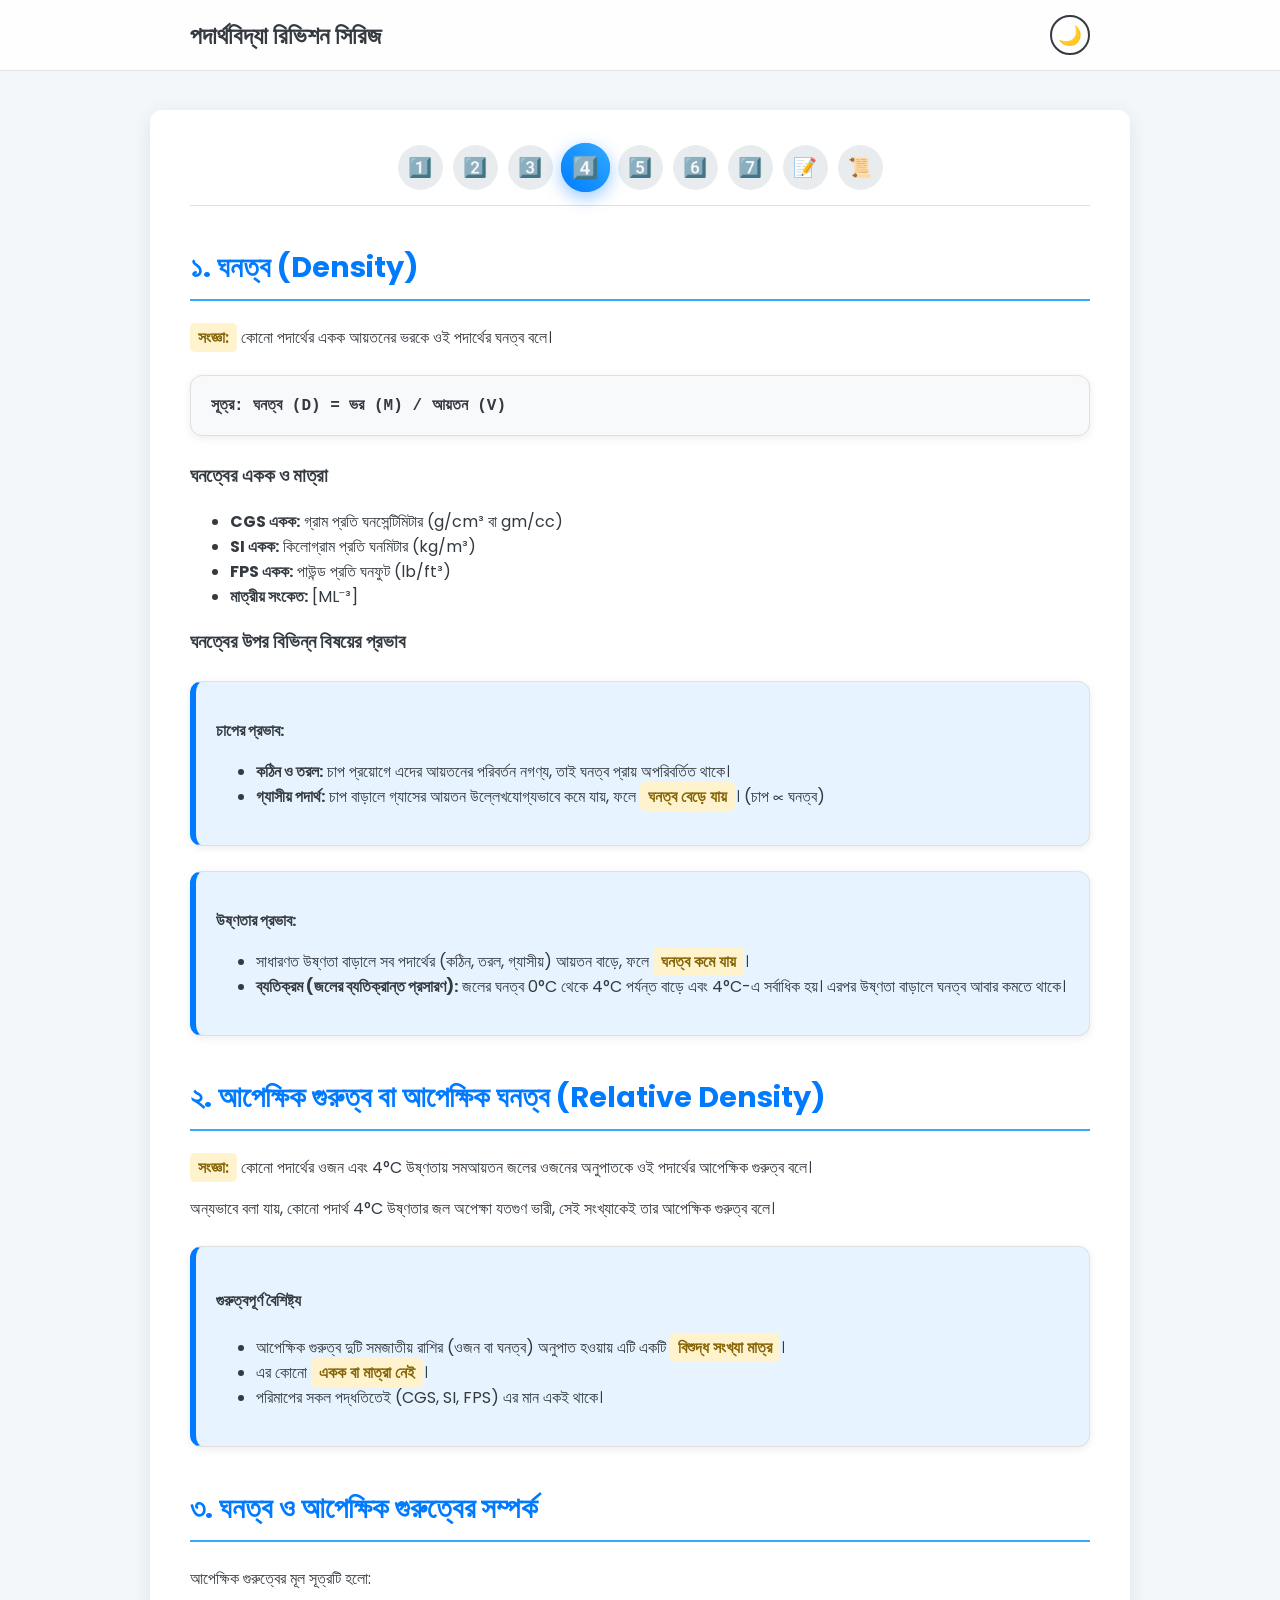
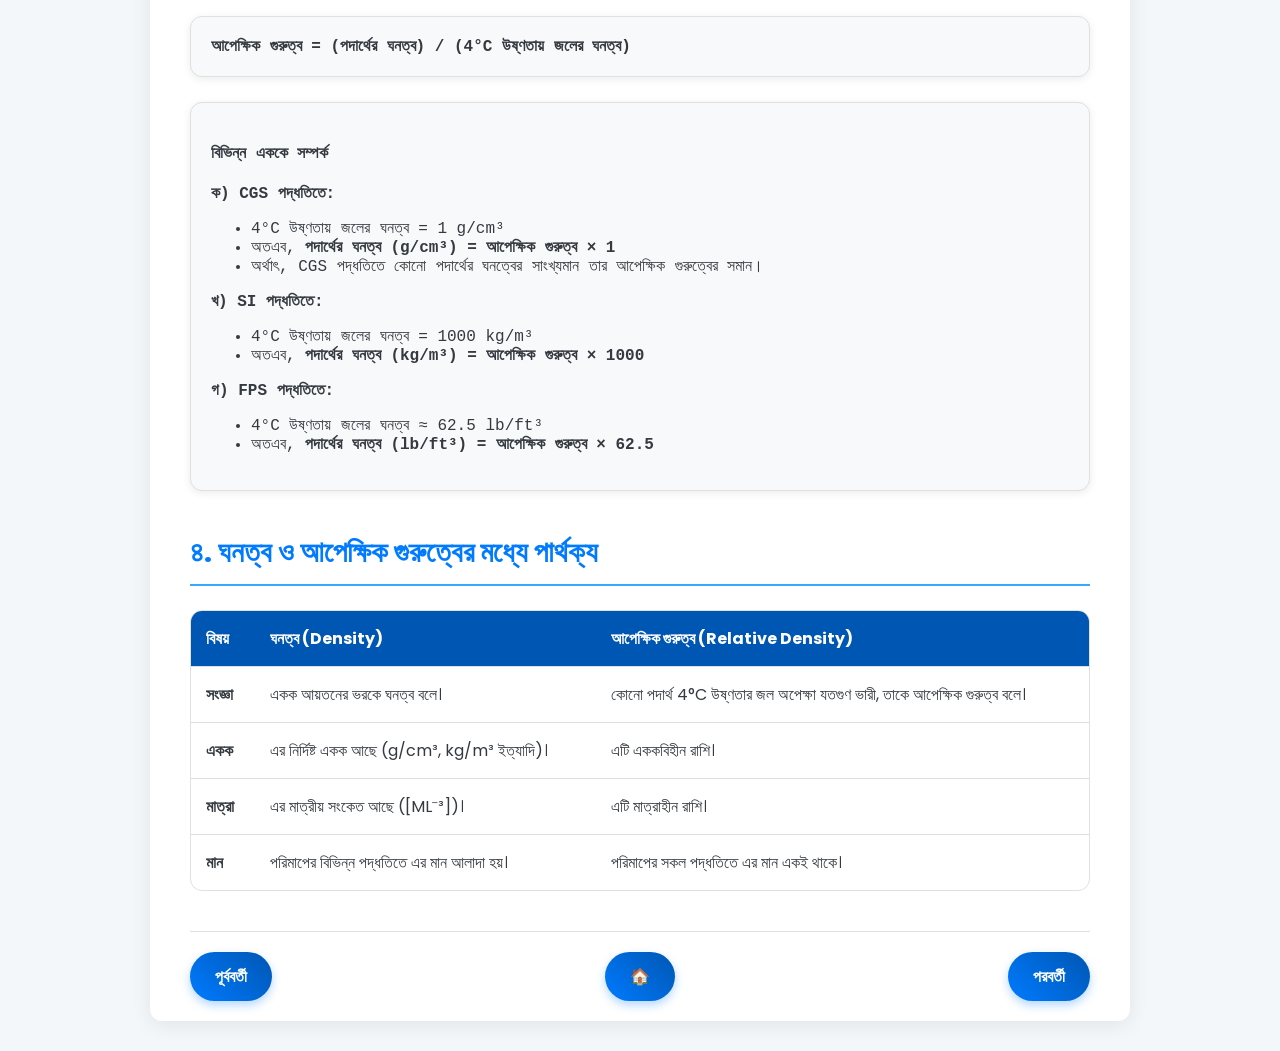
<file: revision_series/revision-04.html>
<!DOCTYPE html>
<html lang="bn">
<head>
    <meta charset="UTF-8">
    <meta name="viewport" content="width=device-width, initial-scale=1.0">
    <title>রিভিশন ০৪: ঘনত্ব ও আপেক্ষিক গুরুত্ব</title>
    <!-- External CSS Link -->
    <link rel="stylesheet" href="css/style.css">
</head>
<body>
 <!-- 1. Reading Progress Bar যুক্ত করা হয়েছে -->
    <div class="progress-container">
        <div class="progress-bar" id="progressBar"></div>
    </div>
    <header class="site-header">
        <div class="header-content">
            <h1 class="site-title">পদার্থবিদ্যা রিভিশন সিরিজ</h1>
            <button id="theme-toggle">🌙</button>
        </div>
    </header>

    <div class="container">
        <nav class="navbar">
    <ul class="nav-links">
        <li><a href="revision-01.html" title="নোট ১">1️⃣</a></li>
        <li><a href="revision-02.html" title="নোট ২">2️⃣</a></li>
        <li><a href="revision-03.html" title="নোট ৩">3️⃣</a></li>
        <li><a href="revision-04.html"class="active" title="নোট ৪">4️⃣</a></li>
        <li><a href="revision-05.html" title="নোট ৫">5️⃣</a></li>
        <li><a href="revision-06.html" title="নোট ৬">6️⃣</a></li>
        <li><a href="revision-07.html" title="নোট ৭">7️⃣</a></li>
        <!-- নতুন বাটন -->
        <li><a href="revision-08.html" title="অনুশীলন">📝</a></li>
        <li><a href="PYQ.html" title="PYQ">📜</a></li>
    </ul>
</nav>

        <main>
            <h2>১. ঘনত্ব (Density)</h2>
            <p><span class="highlight">সংজ্ঞা:</span> কোনো পদার্থের একক আয়তনের ভরকে ওই পদার্থের ঘনত্ব বলে।</p>
            <div class="formula-box">
                <strong>সূত্র: ঘনত্ব (D) = ভর (M) / আয়তন (V)</strong>
            </div>

            <h3>ঘনত্বের একক ও মাত্রা</h3>
            <ul>
                <li><strong>CGS একক:</strong> গ্রাম প্রতি ঘনসেন্টিমিটার (g/cm³ বা gm/cc)</li>
                <li><strong>SI একক:</strong> কিলোগ্রাম প্রতি ঘনমিটার (kg/m³)</li>
                <li><strong>FPS একক:</strong> পাউন্ড প্রতি ঘনফুট (lb/ft³)</li>
                <li><strong>মাত্রীয় সংকেত:</strong> [ML⁻³]</li>
            </ul>

            <h3>ঘনত্বের উপর বিভিন্ন বিষয়ের প্রভাব</h3>
            <div class="info-box">
                <p><strong>চাপের প্রভাব:</strong></p>
                <ul>
                    <li><strong>কঠিন ও তরল:</strong> চাপ প্রয়োগে এদের আয়তনের পরিবর্তন নগণ্য, তাই ঘনত্ব প্রায় অপরিবর্তিত থাকে।</li>
                    <li><strong>গ্যাসীয় পদার্থ:</strong> চাপ বাড়ালে গ্যাসের আয়তন উল্লেখযোগ্যভাবে কমে যায়, ফলে <span class="highlight">ঘনত্ব বেড়ে যায়</span>। (চাপ ∝ ঘনত্ব)</li>
                </ul>
            </div>
            <div class="info-box">
                 <p><strong>উষ্ণতার প্রভাব:</strong></p>
                <ul>
                    <li>সাধারণত উষ্ণতা বাড়ালে সব পদার্থের (কঠিন, তরল, গ্যাসীয়) আয়তন বাড়ে, ফলে <span class="highlight">ঘনত্ব কমে যায়</span>।</li>
                    <li><strong>ব্যতিক্রম (জলের ব্যতিক্রান্ত প্রসারণ):</strong> জলের ঘনত্ব 0°C থেকে 4°C পর্যন্ত বাড়ে এবং 4°C-এ সর্বাধিক হয়। এরপর উষ্ণতা বাড়ালে ঘনত্ব আবার কমতে থাকে।</li>
                </ul>
            </div>

            <h2>২. আপেক্ষিক গুরুত্ব বা আপেক্ষিক ঘনত্ব (Relative Density)</h2>
            <p><span class="highlight">সংজ্ঞা:</span> কোনো পদার্থের ওজন এবং 4°C উষ্ণতায় সমআয়তন জলের ওজনের অনুপাতকে ওই পদার্থের আপেক্ষিক গুরুত্ব বলে।</p>
            <p>অন্যভাবে বলা যায়, কোনো পদার্থ 4°C উষ্ণতার জল অপেক্ষা যতগুণ ভারী, সেই সংখ্যাকেই তার আপেক্ষিক গুরুত্ব বলে।</p>
            <div class="info-box">
                <h4>গুরুত্বপূর্ণ বৈশিষ্ট্য</h4>
                <ul>
                    <li>আপেক্ষিক গুরুত্ব দুটি সমজাতীয় রাশির (ওজন বা ঘনত্ব) অনুপাত হওয়ায় এটি একটি <span class="highlight">বিশুদ্ধ সংখ্যা মাত্র</span>।</li>
                    <li>এর কোনো <span class="highlight">একক বা মাত্রা নেই</span>।</li>
                    <li>পরিমাপের সকল পদ্ধতিতেই (CGS, SI, FPS) এর মান একই থাকে।</li>
                </ul>
            </div>

            <h2>৩. ঘনত্ব ও আপেক্ষিক গুরুত্বের সম্পর্ক</h2>
            <p>আপেক্ষিক গুরুত্বের মূল সূত্রটি হলো:</p>
            <div class="formula-box">
                <strong>আপেক্ষিক গুরুত্ব = (পদার্থের ঘনত্ব) / (4°C উষ্ণতায় জলের ঘনত্ব)</strong>
            </div>

            <div class="derivation-box">
                <h4>বিভিন্ন এককে সম্পর্ক</h4>
                <p><strong>ক) CGS পদ্ধতিতে:</strong></p>
                <ul>
                    <li>4°C উষ্ণতায় জলের ঘনত্ব = 1 g/cm³</li>
                    <li>অতএব, <strong>পদার্থের ঘনত্ব (g/cm³) = আপেক্ষিক গুরুত্ব × 1</strong></li>
                    <li>অর্থাৎ, CGS পদ্ধতিতে কোনো পদার্থের ঘনত্বের সাংখ্যমান তার আপেক্ষিক গুরুত্বের সমান।</li>
                </ul>

                <p><strong>খ) SI পদ্ধতিতে:</strong></p>
                <ul>
                    <li>4°C উষ্ণতায় জলের ঘনত্ব = 1000 kg/m³</li>
                    <li>অতএব, <strong>পদার্থের ঘনত্ব (kg/m³) = আপেক্ষিক গুরুত্ব × 1000</strong></li>
                </ul>
                 <p><strong>গ) FPS পদ্ধতিতে:</strong></p>
                <ul>
                    <li>4°C উষ্ণতায় জলের ঘনত্ব ≈ 62.5 lb/ft³</li>
                    <li>অতএব, <strong>পদার্থের ঘনত্ব (lb/ft³) = আপেক্ষিক গুরুত্ব × 62.5</strong></li>
                </ul>
            </div>

            <h2>৪. ঘনত্ব ও আপেক্ষিক গুরুত্বের মধ্যে পার্থক্য</h2>
            <div class="table-responsive">
                <table>
                    <thead>
                        <tr>
                            <th>বিষয়</th>
                            <th>ঘনত্ব (Density)</th>
                            <th>আপেক্ষিক গুরুত্ব (Relative Density)</th>
                        </tr>
                    </thead>
                    <tbody>
                        <tr>
                            <td><strong>সংজ্ঞা</strong></td>
                            <td>একক আয়তনের ভরকে ঘনত্ব বলে।</td>
                            <td>কোনো পদার্থ 4°C উষ্ণতার জল অপেক্ষা যতগুণ ভারী, তাকে আপেক্ষিক গুরুত্ব বলে।</td>
                        </tr>
                        <tr>
                            <td><strong>একক</strong></td>
                            <td>এর নির্দিষ্ট একক আছে (g/cm³, kg/m³ ইত্যাদি)।</td>
                            <td>এটি এককবিহীন রাশি।</td>
                        </tr>
                        <tr>
                            <td><strong>মাত্রা</strong></td>
                            <td>এর মাত্রীয় সংকেত আছে ([ML⁻³])।</td>
                            <td>এটি মাত্রাহীন রাশি।</td>
                        </tr>
                        <tr>
                            <td><strong>মান</strong></td>
                            <td>পরিমাপের বিভিন্ন পদ্ধতিতে এর মান আলাদা হয়।</td>
                            <td>পরিমাপের সকল পদ্ধতিতে এর মান একই থাকে।</td>
                        </tr>
                    </tbody>
                </table>
            </div>
        </main>
        
        <div class="pagination">
            <a href="revision-03.html">পূর্ববর্তী</a>
            <!-- Home Button -->
            <a href="../index.html" class="home-button" title="হোম পেজ">🏠</a>
            <a href="revision-05.html">পরবর্তী</a>
        </div>
    </div>

    <button id="scrollTopBtn" title="উপরে যান">&#8679;</button>
    <script src="js/script.js"></script>
</body>
</html>
</file>
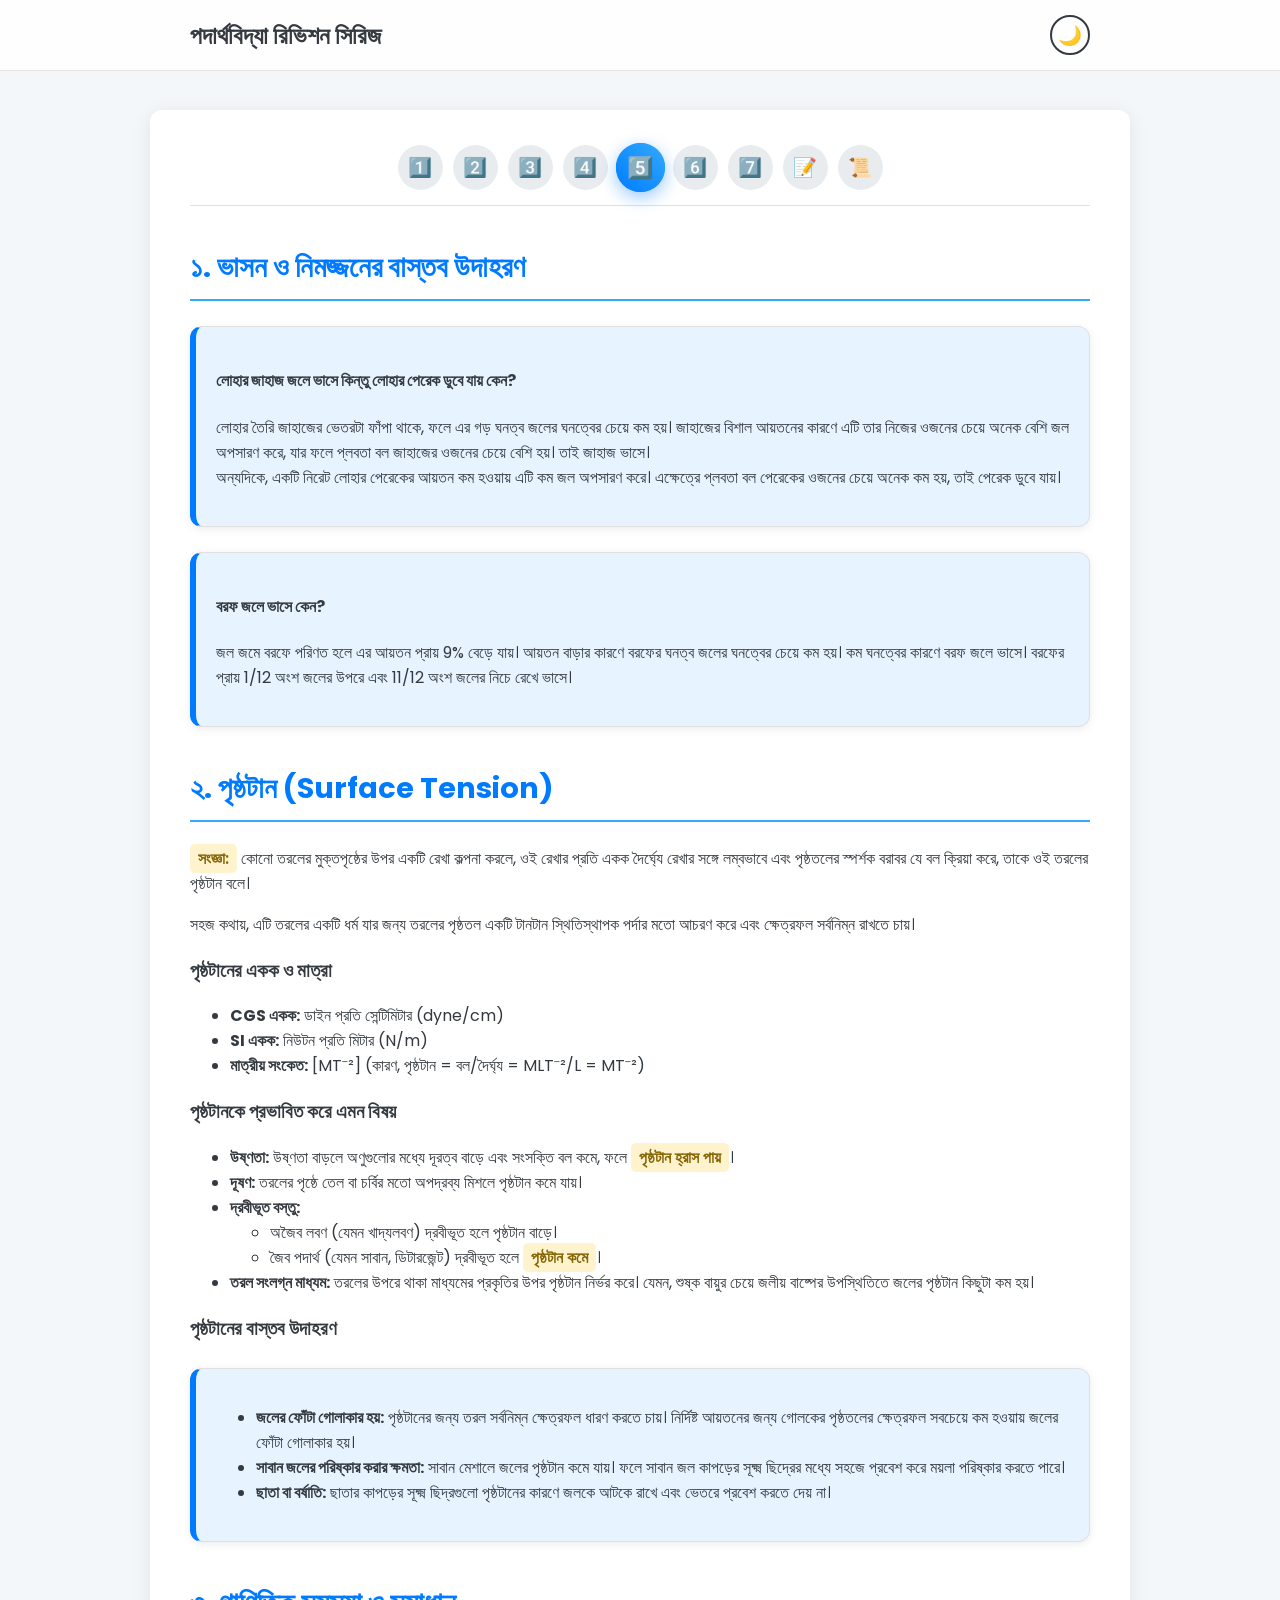
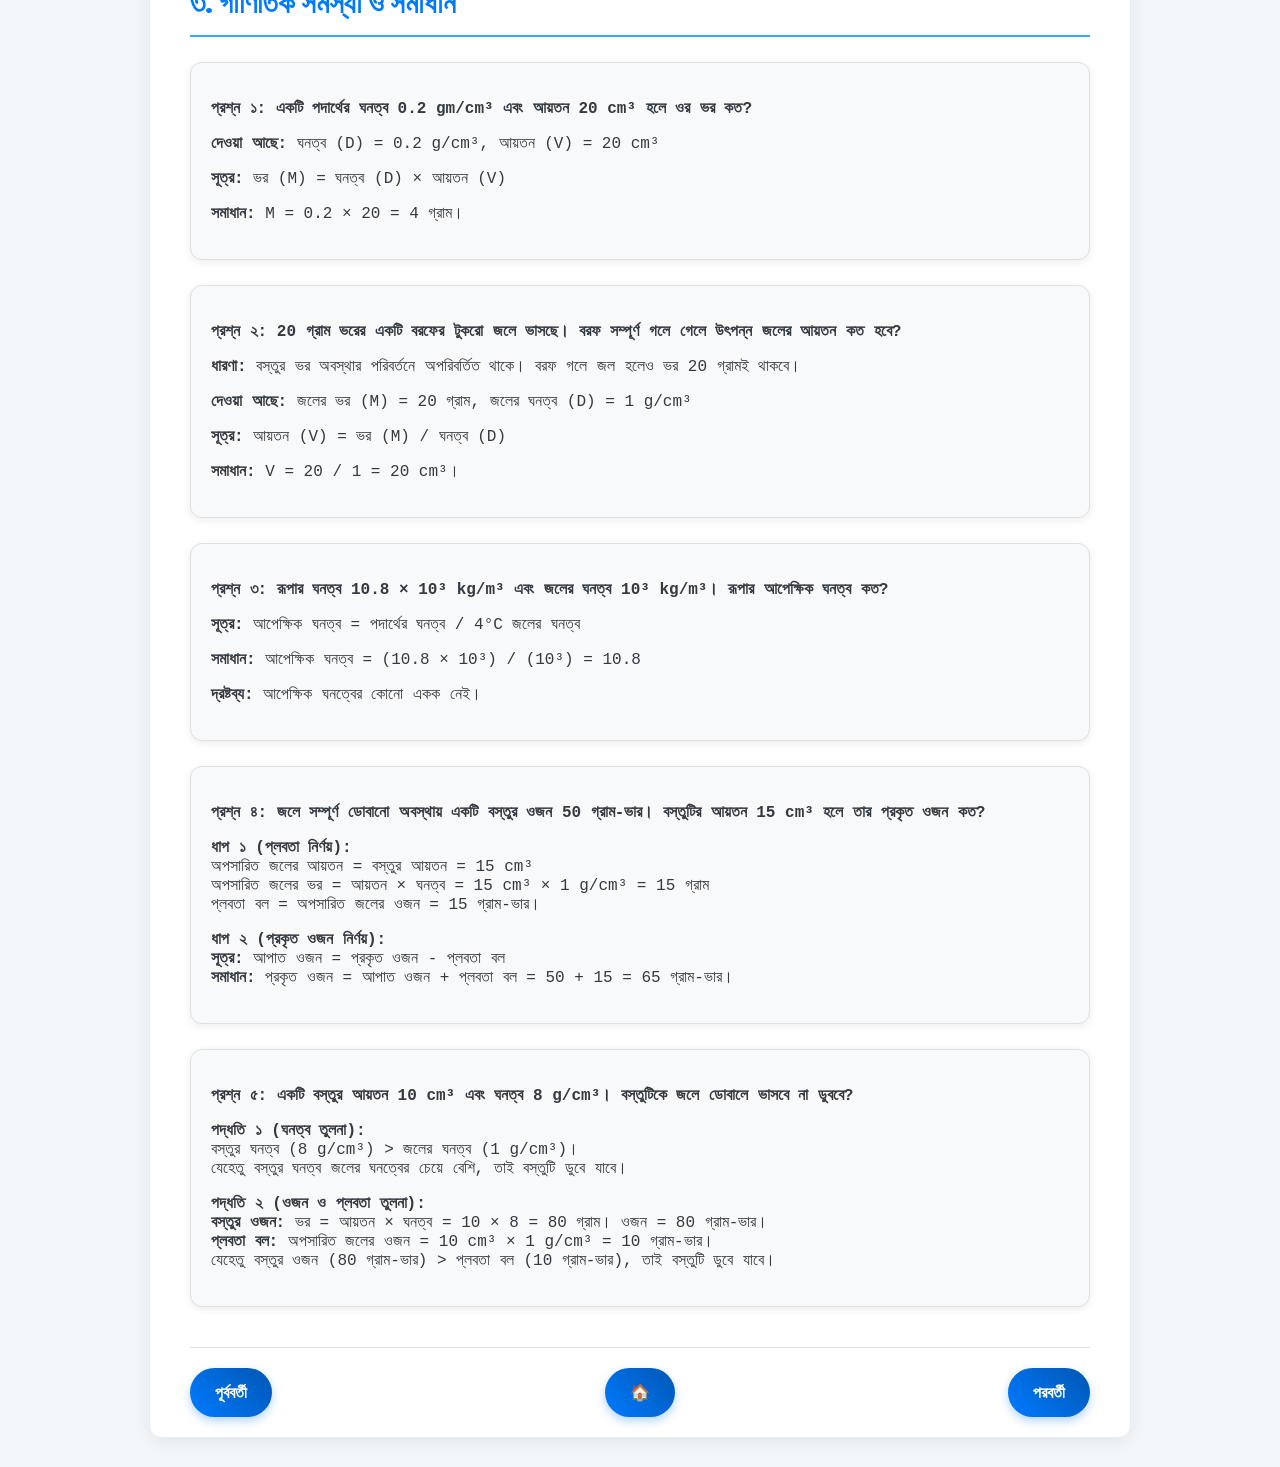
<file: revision_series/revision-05.html>
<!DOCTYPE html>
<html lang="bn">
<head>
    <meta charset="UTF-8">
    <meta name="viewport" content="width=device-width, initial-scale=1.0">
    <title>রিভিশন ০৫: পৃষ্ঠটান ও গাণিতিক সমস্যা</title>
    <!-- External CSS Link -->
    <link rel="stylesheet" href="css/style.css">
</head>
<body>
 <!-- 1. Reading Progress Bar যুক্ত করা হয়েছে -->
    <div class="progress-container">
        <div class="progress-bar" id="progressBar"></div>
    </div>
    <header class="site-header">
        <div class="header-content">
            <h1 class="site-title">পদার্থবিদ্যা রিভিশন সিরিজ</h1>
            <button id="theme-toggle">🌙</button>
        </div>
    </header>

    <div class="container">
        <nav class="navbar">
    <ul class="nav-links">
        <li><a href="revision-01.html" title="নোট ১">1️⃣</a></li>
        <li><a href="revision-02.html" title="নোট ২">2️⃣</a></li>
        <li><a href="revision-03.html" title="নোট ৩">3️⃣</a></li>
        <li><a href="revision-04.html" title="নোট ৪">4️⃣</a></li>
        <li><a href="revision-05.html"class="active" title="নোট ৫">5️⃣</a></li>
        <li><a href="revision-06.html" title="নোট ৬">6️⃣</a></li>
        <li><a href="revision-07.html" title="নোট ৭">7️⃣</a></li>
        <!-- নতুন বাটন -->
        <li><a href="revision-08.html" title="অনুশীলন">📝</a></li>
        <li><a href="PYQ.html" title="PYQ">📜</a></li>
    </ul>
</nav>

        <main>
            <h2>১. ভাসন ও নিমজ্জনের বাস্তব উদাহরণ</h2>
            <div class="info-box">
                <h4>লোহার জাহাজ জলে ভাসে কিন্তু লোহার পেরেক ডুবে যায় কেন?</h4>
                <p>লোহার তৈরি জাহাজের ভেতরটা ফাঁপা থাকে, ফলে এর গড় ঘনত্ব জলের ঘনত্বের চেয়ে কম হয়। জাহাজের বিশাল আয়তনের কারণে এটি তার নিজের ওজনের চেয়ে অনেক বেশি জল অপসারণ করে, যার ফলে প্লবতা বল জাহাজের ওজনের চেয়ে বেশি হয়। তাই জাহাজ ভাসে।<br>অন্যদিকে, একটি নিরেট লোহার পেরেকের আয়তন কম হওয়ায় এটি কম জল অপসারণ করে। এক্ষেত্রে প্লবতা বল পেরেকের ওজনের চেয়ে অনেক কম হয়, তাই পেরেক ডুবে যায়।</p>
            </div>
            <div class="info-box">
                <h4>বরফ জলে ভাসে কেন?</h4>
                <p>জল জমে বরফে পরিণত হলে এর আয়তন প্রায় 9% বেড়ে যায়। আয়তন বাড়ার কারণে বরফের ঘনত্ব জলের ঘনত্বের চেয়ে কম হয়। কম ঘনত্বের কারণে বরফ জলে ভাসে। বরফের প্রায় 1/12 অংশ জলের উপরে এবং 11/12 অংশ জলের নিচে রেখে ভাসে।</p>
            </div>

            <h2>২. পৃষ্ঠটান (Surface Tension)</h2>
            <p><span class="highlight">সংজ্ঞা:</span> কোনো তরলের মুক্তপৃষ্ঠের উপর একটি রেখা কল্পনা করলে, ওই রেখার প্রতি একক দৈর্ঘ্যে রেখার সঙ্গে লম্বভাবে এবং পৃষ্ঠতলের স্পর্শক বরাবর যে বল ক্রিয়া করে, তাকে ওই তরলের পৃষ্ঠটান বলে।</p>
            <p>সহজ কথায়, এটি তরলের একটি ধর্ম যার জন্য তরলের পৃষ্ঠতল একটি টানটান স্থিতিস্থাপক পর্দার মতো আচরণ করে এবং ক্ষেত্রফল সর্বনিম্ন রাখতে চায়।</p>
            
            <h3>পৃষ্ঠটানের একক ও মাত্রা</h3>
            <ul>
                <li><strong>CGS একক:</strong> ডাইন প্রতি সেন্টিমিটার (dyne/cm)</li>
                <li><strong>SI একক:</strong> নিউটন প্রতি মিটার (N/m)</li>
                <li><strong>মাত্রীয় সংকেত:</strong> [MT⁻²] (কারণ, পৃষ্ঠটান = বল/দৈর্ঘ্য = MLT⁻²/L = MT⁻²)</li>
            </ul>

            <h3>পৃষ্ঠটানকে প্রভাবিত করে এমন বিষয়</h3>
            <ul>
                <li><strong>উষ্ণতা:</strong> উষ্ণতা বাড়লে অণুগুলোর মধ্যে দূরত্ব বাড়ে এবং সংসক্তি বল কমে, ফলে <span class="highlight">পৃষ্ঠটান হ্রাস পায়</span>।</li>
                <li><strong>দূষণ:</strong> তরলের পৃষ্ঠে তেল বা চর্বির মতো অপদ্রব্য মিশলে পৃষ্ঠটান কমে যায়।</li>
                <li><strong>দ্রবীভূত বস্তু:</strong>
                    <ul>
                        <li>অজৈব লবণ (যেমন খাদ্যলবণ) দ্রবীভূত হলে পৃষ্ঠটান বাড়ে।</li>
                        <li>জৈব পদার্থ (যেমন সাবান, ডিটারজেন্ট) দ্রবীভূত হলে <span class="highlight">পৃষ্ঠটান কমে</span>।</li>
                    </ul>
                </li>
                <li><strong>তরল সংলগ্ন মাধ্যম:</strong> তরলের উপরে থাকা মাধ্যমের প্রকৃতির উপর পৃষ্ঠটান নির্ভর করে। যেমন, শুষ্ক বায়ুর চেয়ে জলীয় বাষ্পের উপস্থিতিতে জলের পৃষ্ঠটান কিছুটা কম হয়।</li>
            </ul>

            <h3>পৃষ্ঠটানের বাস্তব উদাহরণ</h3>
            <div class="info-box">
                <ul>
                    <li><strong>জলের ফোঁটা গোলাকার হয়:</strong> পৃষ্ঠটানের জন্য তরল সর্বনিম্ন ক্ষেত্রফল ধারণ করতে চায়। নির্দিষ্ট আয়তনের জন্য গোলকের পৃষ্ঠতলের ক্ষেত্রফল সবচেয়ে কম হওয়ায় জলের ফোঁটা গোলাকার হয়।</li>
                    <li><strong>সাবান জলের পরিষ্কার করার ক্ষমতা:</strong> সাবান মেশালে জলের পৃষ্ঠটান কমে যায়। ফলে সাবান জল কাপড়ের সূক্ষ্ম ছিদ্রের মধ্যে সহজে প্রবেশ করে ময়লা পরিষ্কার করতে পারে।</li>
                    <li><strong>ছাতা বা বর্ষাতি:</strong> ছাতার কাপড়ের সূক্ষ্ম ছিদ্রগুলো পৃষ্ঠটানের কারণে জলকে আটকে রাখে এবং ভেতরে প্রবেশ করতে দেয় না।</li>
                </ul>
            </div>
            
            <h2>৩. গাণিতিক সমস্যা ও সমাধান</h2>
            <div class="derivation-box">
                <p><strong>প্রশ্ন ১: একটি পদার্থের ঘনত্ব 0.2 gm/cm³ এবং আয়তন 20 cm³ হলে ওর ভর কত?</strong></p>
                <p><b>দেওয়া আছে:</b> ঘনত্ব (D) = 0.2 g/cm³, আয়তন (V) = 20 cm³</p>
                <p><b>সূত্র:</b> ভর (M) = ঘনত্ব (D) × আয়তন (V)</p>
                <p><b>সমাধান:</b> M = 0.2 × 20 = 4 গ্রাম।</p>
            </div>
            <div class="derivation-box">
                <p><strong>প্রশ্ন ২: 20 গ্রাম ভরের একটি বরফের টুকরো জলে ভাসছে। বরফ সম্পূর্ণ গলে গেলে উৎপন্ন জলের আয়তন কত হবে?</strong></p>
                <p><b>ধারণা:</b> বস্তুর ভর অবস্থার পরিবর্তনে অপরিবর্তিত থাকে। বরফ গলে জল হলেও ভর 20 গ্রামই থাকবে।</p>
                <p><b>দেওয়া আছে:</b> জলের ভর (M) = 20 গ্রাম, জলের ঘনত্ব (D) = 1 g/cm³</p>
                <p><b>সূত্র:</b> আয়তন (V) = ভর (M) / ঘনত্ব (D)</p>
                <p><b>সমাধান:</b> V = 20 / 1 = 20 cm³।</p>
            </div>
            <div class="derivation-box">
                <p><strong>প্রশ্ন ৩: রূপার ঘনত্ব 10.8 × 10³ kg/m³ এবং জলের ঘনত্ব 10³ kg/m³। রূপার আপেক্ষিক ঘনত্ব কত?</strong></p>
                <p><b>সূত্র:</b> আপেক্ষিক ঘনত্ব = পদার্থের ঘনত্ব / 4°C জলের ঘনত্ব</p>
                <p><b>সমাধান:</b> আপেক্ষিক ঘনত্ব = (10.8 × 10³) / (10³) = 10.8</p>
                <p><b>দ্রষ্টব্য:</b> আপেক্ষিক ঘনত্বের কোনো একক নেই।</p>
            </div>
            <div class="derivation-box">
                <p><strong>প্রশ্ন ৪: জলে সম্পূর্ণ ডোবানো অবস্থায় একটি বস্তুর ওজন 50 গ্রাম-ভার। বস্তুটির আয়তন 15 cm³ হলে তার প্রকৃত ওজন কত?</strong></p>
                <p><b>ধাপ ১ (প্লবতা নির্ণয়):</b><br>অপসারিত জলের আয়তন = বস্তুর আয়তন = 15 cm³<br>অপসারিত জলের ভর = আয়তন × ঘনত্ব = 15 cm³ × 1 g/cm³ = 15 গ্রাম<br>প্লবতা বল = অপসারিত জলের ওজন = 15 গ্রাম-ভার।</p>
                <p><b>ধাপ ২ (প্রকৃত ওজন নির্ণয়):</b><br><b>সূত্র:</b> আপাত ওজন = প্রকৃত ওজন - প্লবতা বল<br><b>সমাধান:</b> প্রকৃত ওজন = আপাত ওজন + প্লবতা বল = 50 + 15 = 65 গ্রাম-ভার।</p>
            </div>
            <div class="derivation-box">
                <p><strong>প্রশ্ন ৫: একটি বস্তুর আয়তন 10 cm³ এবং ঘনত্ব 8 g/cm³। বস্তুটিকে জলে ডোবালে ভাসবে না ডুববে?</strong></p>
                <p><b>পদ্ধতি ১ (ঘনত্ব তুলনা):</b><br>বস্তুর ঘনত্ব (8 g/cm³) > জলের ঘনত্ব (1 g/cm³)।<br>যেহেতু বস্তুর ঘনত্ব জলের ঘনত্বের চেয়ে বেশি, তাই বস্তুটি ডুবে যাবে।</p>
                <p><b>পদ্ধতি ২ (ওজন ও প্লবতা তুলনা):</b><br><b>বস্তুর ওজন:</b> ভর = আয়তন × ঘনত্ব = 10 × 8 = 80 গ্রাম। ওজন = 80 গ্রাম-ভার।<br><b>প্লবতা বল:</b> অপসারিত জলের ওজন = 10 cm³ × 1 g/cm³ = 10 গ্রাম-ভার।<br>যেহেতু বস্তুর ওজন (80 গ্রাম-ভার) > প্লবতা বল (10 গ্রাম-ভার), তাই বস্তুটি ডুবে যাবে।</p>
            </div>
        </main>
        
        <div class="pagination">
            <a href="revision-04.html">পূর্ববর্তী</a>
            <!-- Home Button -->
            <a href="../index.html" class="home-button" title="হোম পেজ">🏠</a>
            <a href="revision-06.html">পরবর্তী</a>
        </div>
    </div>

    <button id="scrollTopBtn" title="উপরে যান">&#8679;</button>
    <script src="js/script.js"></script>
</body>
</html>
</file>
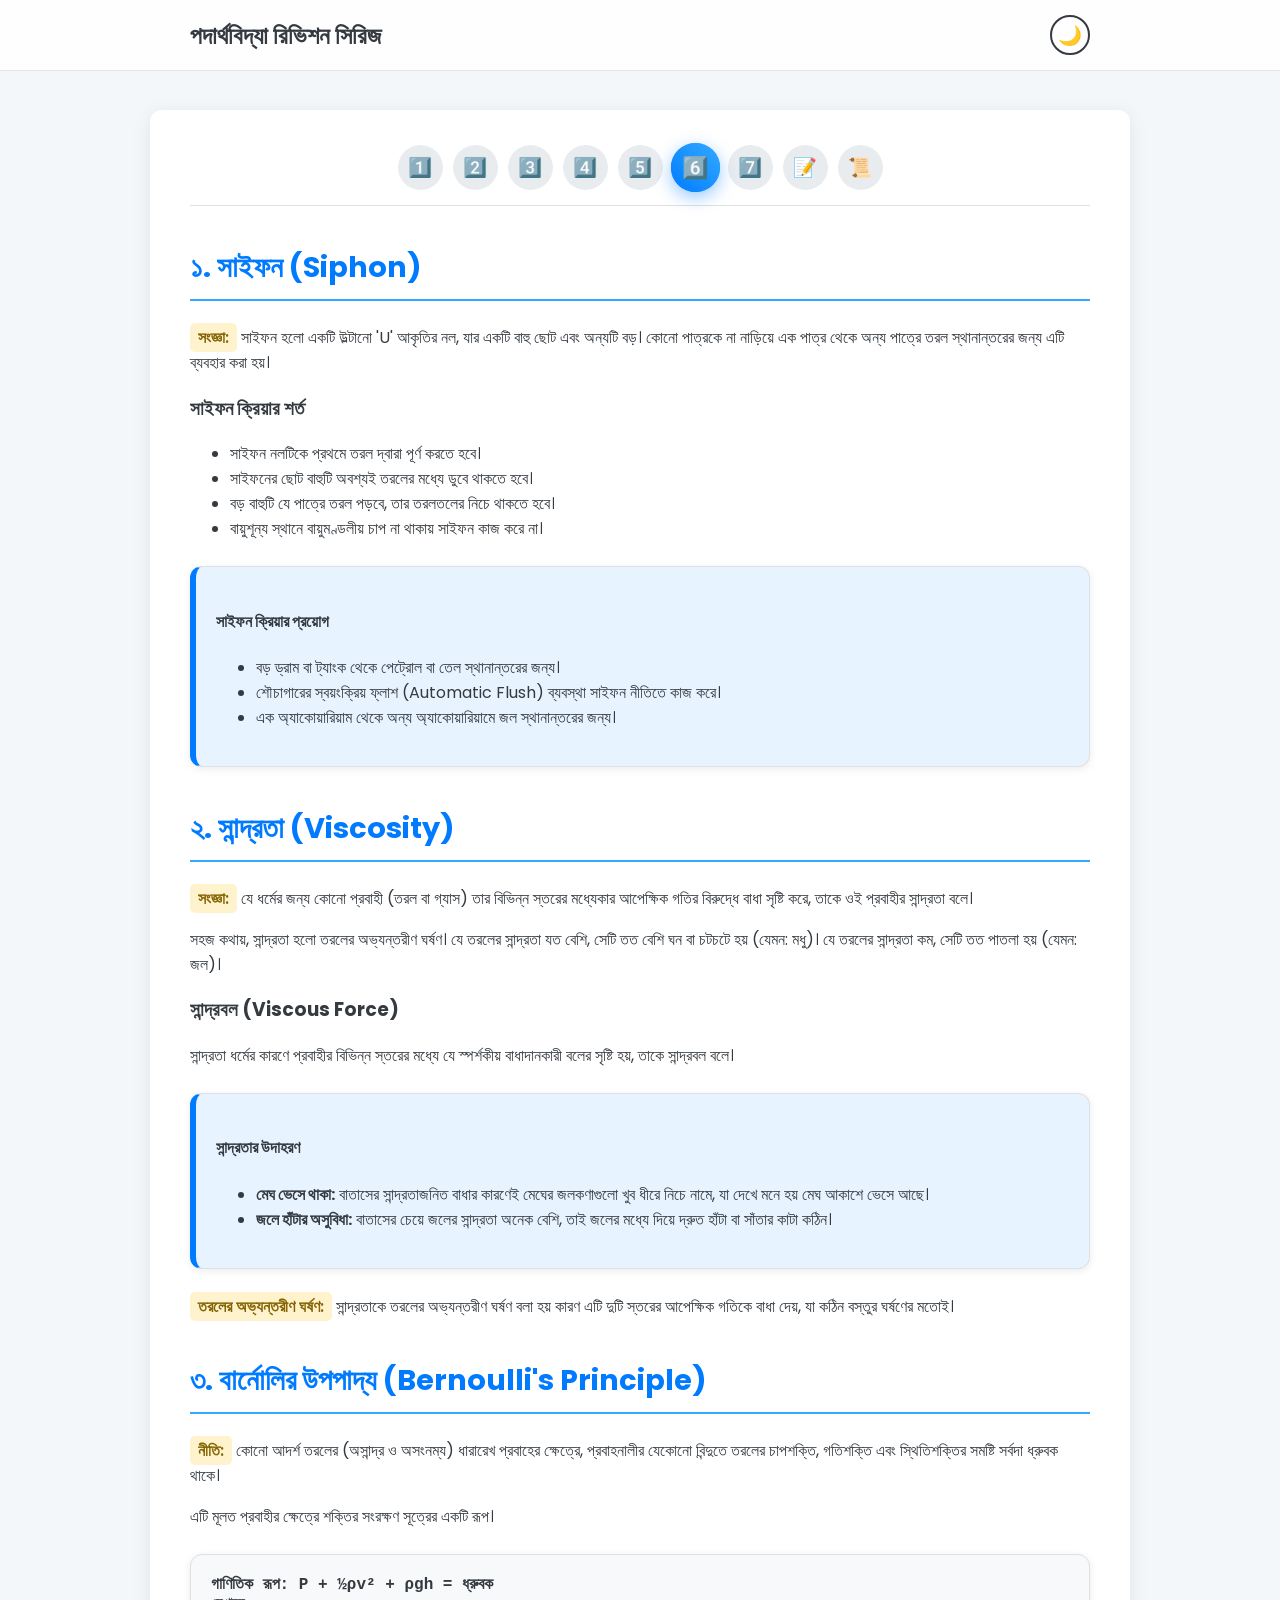
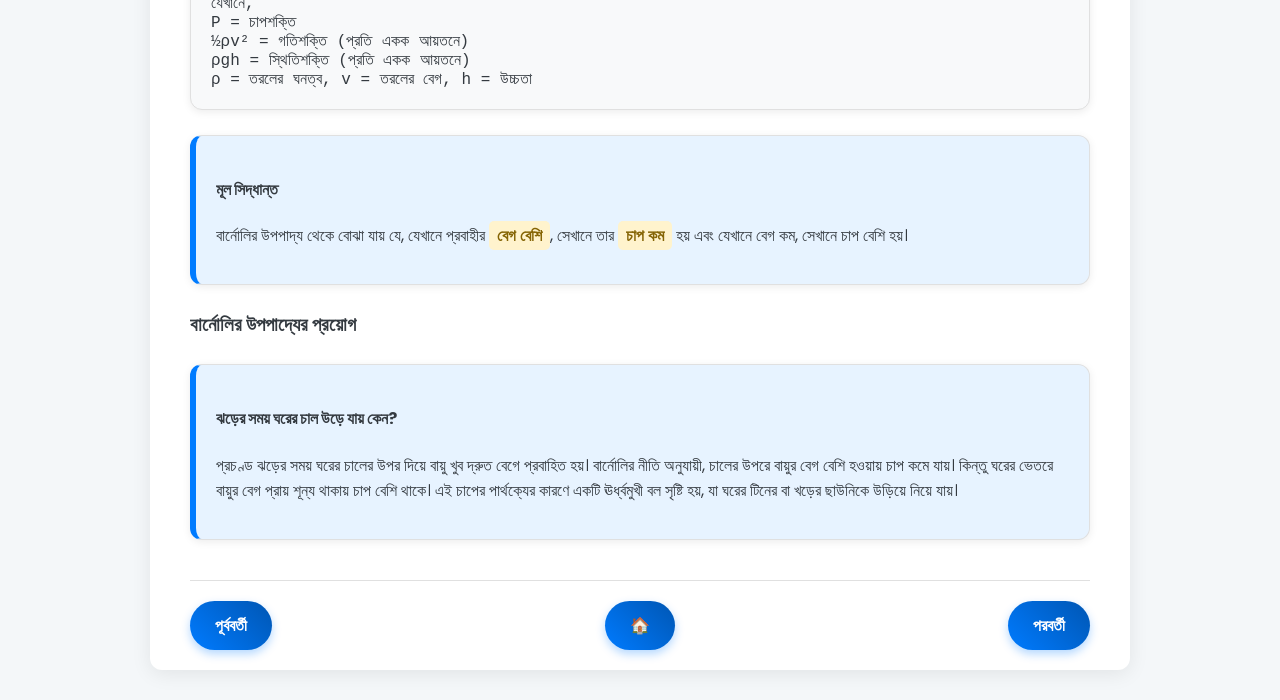
<file: revision_series/revision-06.html>
<!DOCTYPE html>
<html lang="bn">
<head>
    <meta charset="UTF-8">
    <meta name="viewport" content="width=device-width, initial-scale=1.0">
    <title>রিভিশন ০৬: সাইফন, সান্দ্রতা ও বার্নোলির উপপাদ্য</title>
    <!-- External CSS Link -->
    <link rel="stylesheet" href="css/style.css">
</head>
<body>
 <!-- 1. Reading Progress Bar যুক্ত করা হয়েছে -->
    <div class="progress-container">
        <div class="progress-bar" id="progressBar"></div>
    </div>
    <header class="site-header">
        <div class="header-content">
            <h1 class="site-title">পদার্থবিদ্যা রিভিশন সিরিজ</h1>
            <button id="theme-toggle">🌙</button>
        </div>
    </header>

    <div class="container">
        <nav class="navbar">
    <ul class="nav-links">
        <li><a href="revision-01.html" title="নোট ১">1️⃣</a></li>
        <li><a href="revision-02.html" title="নোট ২">2️⃣</a></li>
        <li><a href="revision-03.html" title="নোট ৩">3️⃣</a></li>
        <li><a href="revision-04.html" title="নোট ৪">4️⃣</a></li>
        <li><a href="revision-05.html" title="নোট ৫">5️⃣</a></li>
        <li><a href="revision-06.html"class="active" title="নোট ৬">6️⃣</a></li>
        <li><a href="revision-07.html" title="নোট ৭">7️⃣</a></li>
        <!-- নতুন বাটন -->
        <li><a href="revision-08.html" title="অনুশীলন">📝</a></li>
        <li><a href="PYQ.html" title="PYQ">📜</a></li>
    </ul>
</nav>

        <main>
            <h2>১. সাইফন (Siphon)</h2>
            <p><span class="highlight">সংজ্ঞা:</span> সাইফন হলো একটি উল্টানো 'U' আকৃতির নল, যার একটি বাহু ছোট এবং অন্যটি বড়। কোনো পাত্রকে না নাড়িয়ে এক পাত্র থেকে অন্য পাত্রে তরল স্থানান্তরের জন্য এটি ব্যবহার করা হয়।</p>
            
            <h3>সাইফন ক্রিয়ার শর্ত</h3>
            <ul>
                <li>সাইফন নলটিকে প্রথমে তরল দ্বারা পূর্ণ করতে হবে।</li>
                <li>সাইফনের ছোট বাহুটি অবশ্যই তরলের মধ্যে ডুবে থাকতে হবে।</li>
                <li>বড় বাহুটি যে পাত্রে তরল পড়বে, তার তরলতলের নিচে থাকতে হবে।</li>
                <li>বায়ুশূন্য স্থানে বায়ুমণ্ডলীয় চাপ না থাকায় সাইফন কাজ করে না।</li>
            </ul>
            <div class="info-box">
                <h4>সাইফন ক্রিয়ার প্রয়োগ</h4>
                <ul>
                    <li>বড় ড্রাম বা ট্যাংক থেকে পেট্রোল বা তেল স্থানান্তরের জন্য।</li>
                    <li>শৌচাগারের স্বয়ংক্রিয় ফ্লাশ (Automatic Flush) ব্যবস্থা সাইফন নীতিতে কাজ করে।</li>
                    <li>এক অ্যাকোয়ারিয়াম থেকে অন্য অ্যাকোয়ারিয়ামে জল স্থানান্তরের জন্য।</li>
                </ul>
            </div>

            <h2>২. সান্দ্রতা (Viscosity)</h2>
            <p><span class="highlight">সংজ্ঞা:</span> যে ধর্মের জন্য কোনো প্রবাহী (তরল বা গ্যাস) তার বিভিন্ন স্তরের মধ্যেকার আপেক্ষিক গতির বিরুদ্ধে বাধা সৃষ্টি করে, তাকে ওই প্রবাহীর সান্দ্রতা বলে।</p>
            <p>সহজ কথায়, সান্দ্রতা হলো তরলের অভ্যন্তরীণ ঘর্ষণ। যে তরলের সান্দ্রতা যত বেশি, সেটি তত বেশি ঘন বা চটচটে হয় (যেমন: মধু)। যে তরলের সান্দ্রতা কম, সেটি তত পাতলা হয় (যেমন: জল)।</p>

            <h3>সান্দ্রবল (Viscous Force)</h3>
            <p>সান্দ্রতা ধর্মের কারণে প্রবাহীর বিভিন্ন স্তরের মধ্যে যে স্পর্শকীয় বাধাদানকারী বলের সৃষ্টি হয়, তাকে সান্দ্রবল বলে।</p>
            <div class="info-box">
                <h4>সান্দ্রতার উদাহরণ</h4>
                <ul>
                    <li><strong>মেঘ ভেসে থাকা:</strong> বাতাসের সান্দ্রতাজনিত বাধার কারণেই মেঘের জলকণাগুলো খুব ধীরে নিচে নামে, যা দেখে মনে হয় মেঘ আকাশে ভেসে আছে।</li>
                    <li><strong>জলে হাঁটার অসুবিধা:</strong> বাতাসের চেয়ে জলের সান্দ্রতা অনেক বেশি, তাই জলের মধ্যে দিয়ে দ্রুত হাঁটা বা সাঁতার কাটা কঠিন।</li>
                </ul>
            </div>
            <p><span class="highlight">তরলের অভ্যন্তরীণ ঘর্ষণ:</span> সান্দ্রতাকে তরলের অভ্যন্তরীণ ঘর্ষণ বলা হয় কারণ এটি দুটি স্তরের আপেক্ষিক গতিকে বাধা দেয়, যা কঠিন বস্তুর ঘর্ষণের মতোই।</p>

            <h2>৩. বার্নোলির উপপাদ্য (Bernoulli's Principle)</h2>
            <p><span class="highlight">নীতি:</span> কোনো আদর্শ তরলের (অসান্দ্র ও অসংনম্য) ধারারেখ প্রবাহের ক্ষেত্রে, প্রবাহনালীর যেকোনো বিন্দুতে তরলের চাপশক্তি, গতিশক্তি এবং স্থিতিশক্তির সমষ্টি সর্বদা ধ্রুবক থাকে।</p>
            <p>এটি মূলত প্রবাহীর ক্ষেত্রে শক্তির সংরক্ষণ সূত্রের একটি রূপ।</p>
            <div class="formula-box">
                <strong>গাণিতিক রূপ: P + ½ρv² + ρgh = ধ্রুবক</strong><br>
                যেখানে,<br>
                P = চাপশক্তি<br>
                ½ρv² = গতিশক্তি (প্রতি একক আয়তনে)<br>
                ρgh = স্থিতিশক্তি (প্রতি একক আয়তনে)<br>
                ρ = তরলের ঘনত্ব, v = তরলের বেগ, h = উচ্চতা
            </div>
            <div class="info-box">
                <h4>মূল সিদ্ধান্ত</h4>
                <p>বার্নোলির উপপাদ্য থেকে বোঝা যায় যে, যেখানে প্রবাহীর <span class="highlight">বেগ বেশি</span>, সেখানে তার <span class="highlight">চাপ কম</span> হয় এবং যেখানে বেগ কম, সেখানে চাপ বেশি হয়।</p>
            </div>
            
            <h3>বার্নোলির উপপাদ্যের প্রয়োগ</h3>
            <div class="info-box">
                <h4>ঝড়ের সময় ঘরের চাল উড়ে যায় কেন?</h4>
                <p>প্রচণ্ড ঝড়ের সময় ঘরের চালের উপর দিয়ে বায়ু খুব দ্রুত বেগে প্রবাহিত হয়। বার্নোলির নীতি অনুযায়ী, চালের উপরে বায়ুর বেগ বেশি হওয়ায় চাপ কমে যায়। কিন্তু ঘরের ভেতরে বায়ুর বেগ প্রায় শূন্য থাকায় চাপ বেশি থাকে। এই চাপের পার্থক্যের কারণে একটি ঊর্ধ্বমুখী বল সৃষ্টি হয়, যা ঘরের টিনের বা খড়ের ছাউনিকে উড়িয়ে নিয়ে যায়।</p>
            </div>
        </main>
        
        <div class="pagination">
            <a href="revision-05.html">পূর্ববর্তী</a>
            <!-- Home Button -->
            <a href="../index.html" class="home-button" title="হোম পেজ">🏠</a>
            <a href="revision-07.html">পরবর্তী</a>
        </div>
    </div>

    <button id="scrollTopBtn" title="উপরে যান">&#8679;</button>
    <script src="js/script.js"></script>
</body>
</html>
</file>
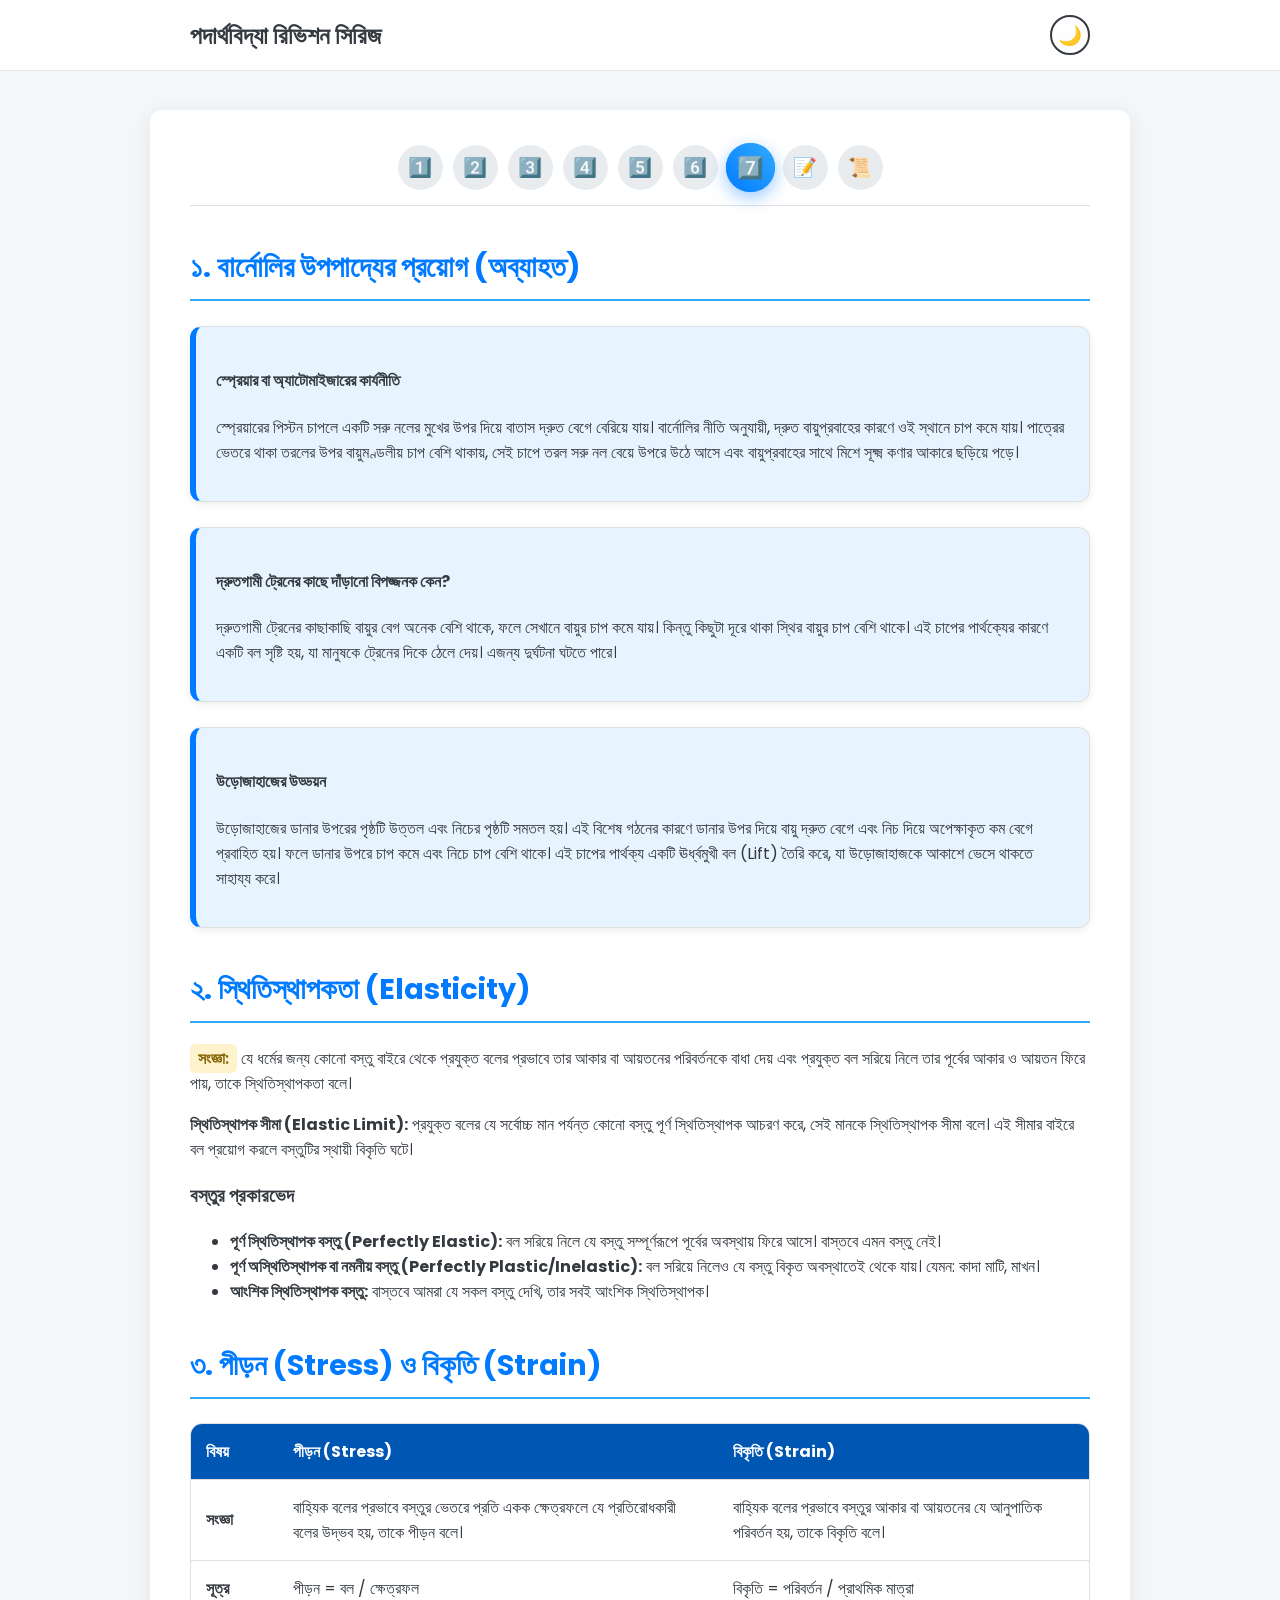
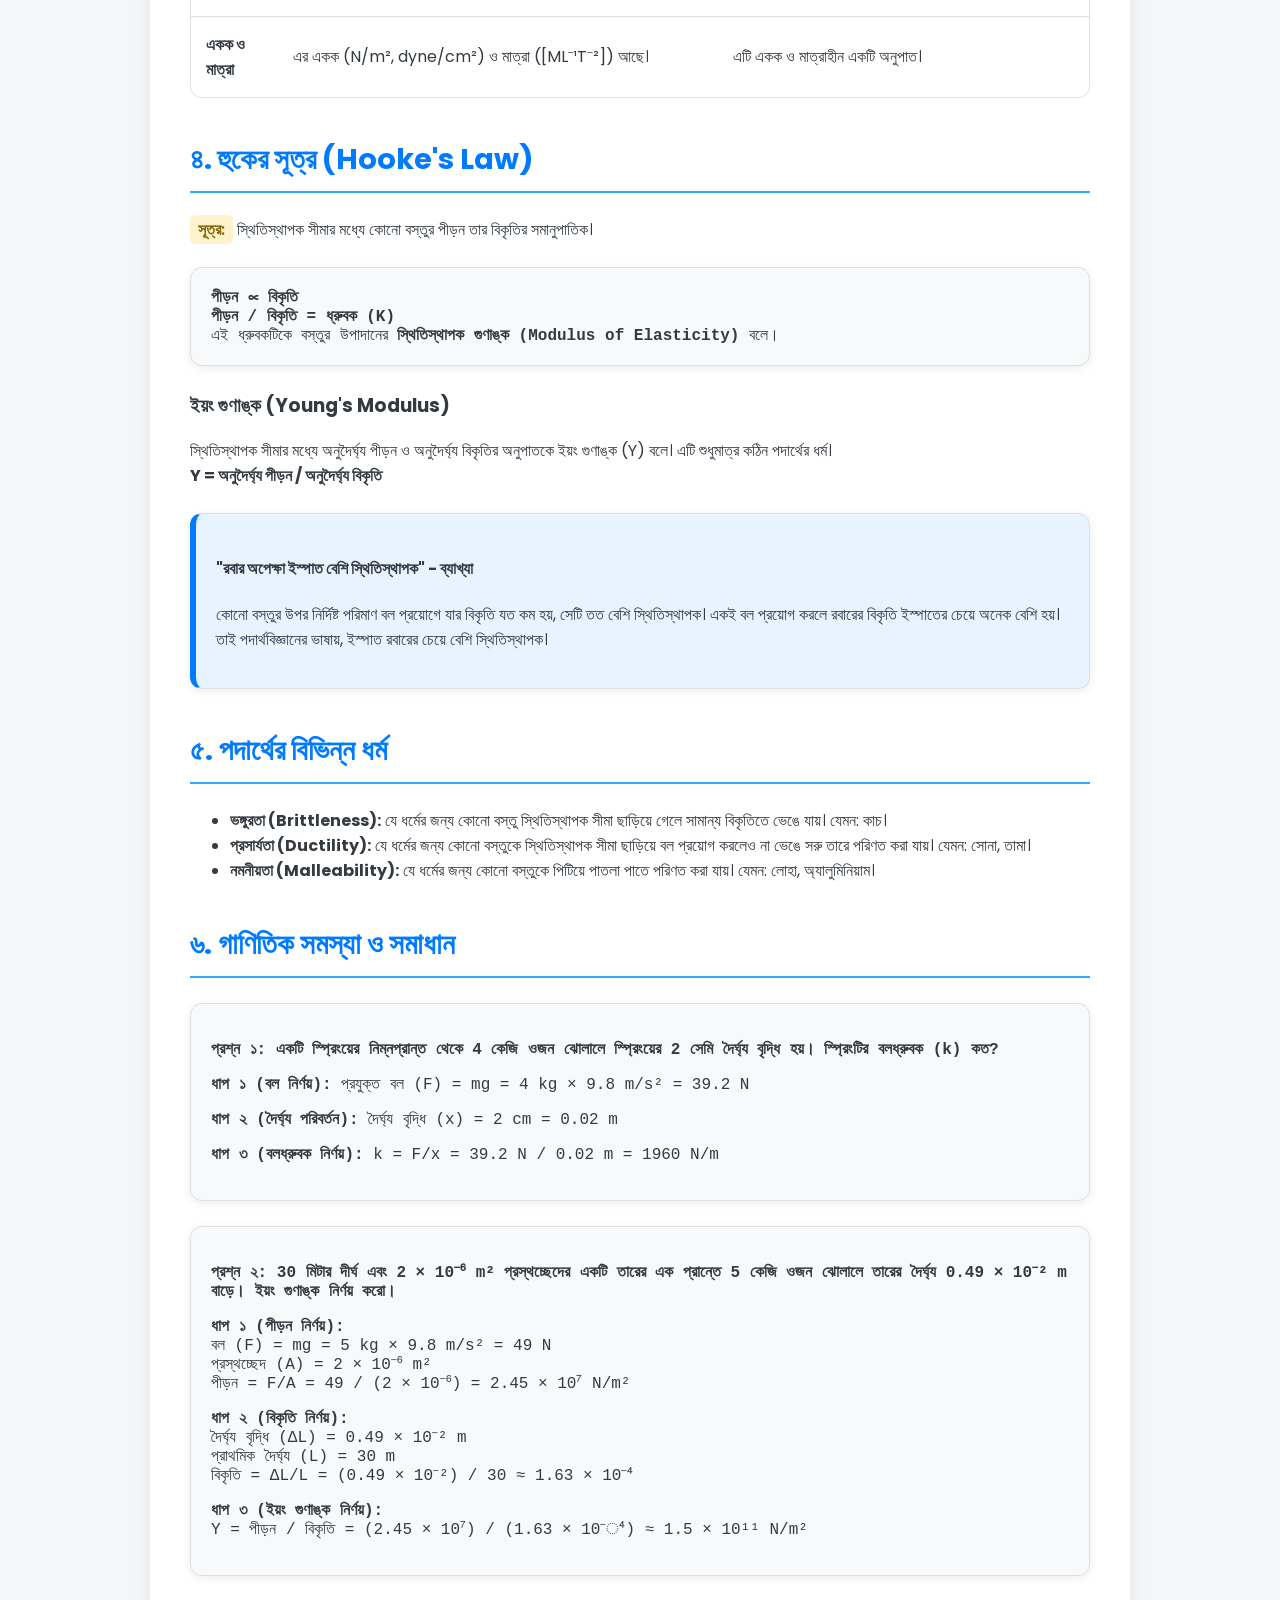
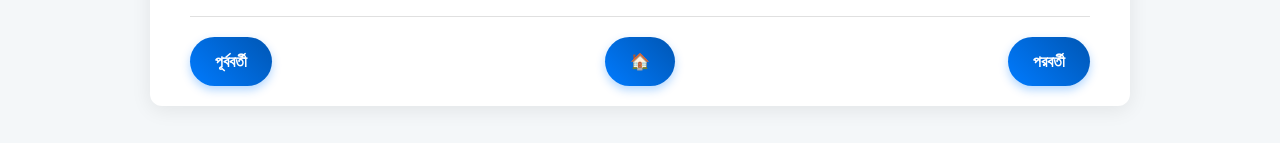
<file: revision_series/revision-07.html>
<!DOCTYPE html>
<html lang="bn">
<head>
    <meta charset="UTF-8">
    <meta name="viewport" content="width=device-width, initial-scale=1.0">
    <title>রিভিশন ০৭: স্থিতিস্থাপকতা</title>
    <!-- External CSS Link -->
    <link rel="stylesheet" href="css/style.css">
</head>
<body>
 <!-- 1. Reading Progress Bar যুক্ত করা হয়েছে -->
    <div class="progress-container">
        <div class="progress-bar" id="progressBar"></div>
    </div>
    <header class="site-header">
        <div class="header-content">
            <h1 class="site-title">পদার্থবিদ্যা রিভিশন সিরিজ</h1>
            <button id="theme-toggle">🌙</button>
        </div>
    </header>

    <div class="container">
        <nav class="navbar">
    <ul class="nav-links">
        <li><a href="revision-01.html" title="নোট ১">1️⃣</a></li>
        <li><a href="revision-02.html" title="নোট ২">2️⃣</a></li>
        <li><a href="revision-03.html" title="নোট ৩">3️⃣</a></li>
        <li><a href="revision-04.html" title="নোট ৪">4️⃣</a></li>
        <li><a href="revision-05.html" title="নোট ৫">5️⃣</a></li>
        <li><a href="revision-06.html" title="নোট ৬">6️⃣</a></li>
        <li><a href="revision-07.html"class="active" title="নোট ৭">7️⃣</a></li>
        <!-- নতুন বাটন -->
        <li><a href="revision-08.html" title="অনুশীলন">📝</a></li>
        <li><a href="PYQ.html" title="PYQ">📜</a></li>
    </ul>
</nav>

        <main>
            <h2>১. বার্নোলির উপপাদ্যের প্রয়োগ (অব্যাহত)</h2>
            <div class="info-box">
                <h4>স্প্রেয়ার বা অ্যাটোমাইজারের কার্যনীতি</h4>
                <p>স্প্রেয়ারের পিস্টন চাপলে একটি সরু নলের মুখের উপর দিয়ে বাতাস দ্রুত বেগে বেরিয়ে যায়। বার্নোলির নীতি অনুযায়ী, দ্রুত বায়ুপ্রবাহের কারণে ওই স্থানে চাপ কমে যায়। পাত্রের ভেতরে থাকা তরলের উপর বায়ুমণ্ডলীয় চাপ বেশি থাকায়, সেই চাপে তরল সরু নল বেয়ে উপরে উঠে আসে এবং বায়ুপ্রবাহের সাথে মিশে সূক্ষ্ম কণার আকারে ছড়িয়ে পড়ে।</p>
            </div>
            <div class="info-box">
                <h4>দ্রুতগামী ট্রেনের কাছে দাঁড়ানো বিপজ্জনক কেন?</h4>
                <p>দ্রুতগামী ট্রেনের কাছাকাছি বায়ুর বেগ অনেক বেশি থাকে, ফলে সেখানে বায়ুর চাপ কমে যায়। কিন্তু কিছুটা দূরে থাকা স্থির বায়ুর চাপ বেশি থাকে। এই চাপের পার্থক্যের কারণে একটি বল সৃষ্টি হয়, যা মানুষকে ট্রেনের দিকে ঠেলে দেয়। এজন্য দুর্ঘটনা ঘটতে পারে।</p>
            </div>
            <div class="info-box">
                <h4>উড়োজাহাজের উড্ডয়ন</h4>
                <p>উড়োজাহাজের ডানার উপরের পৃষ্ঠটি উত্তল এবং নিচের পৃষ্ঠটি সমতল হয়। এই বিশেষ গঠনের কারণে ডানার উপর দিয়ে বায়ু দ্রুত বেগে এবং নিচ দিয়ে অপেক্ষাকৃত কম বেগে প্রবাহিত হয়। ফলে ডানার উপরে চাপ কমে এবং নিচে চাপ বেশি থাকে। এই চাপের পার্থক্য একটি ঊর্ধ্বমুখী বল (Lift) তৈরি করে, যা উড়োজাহাজকে আকাশে ভেসে থাকতে সাহায্য করে।</p>
            </div>

            <h2>২. স্থিতিস্থাপকতা (Elasticity)</h2>
            <p><span class="highlight">সংজ্ঞা:</span> যে ধর্মের জন্য কোনো বস্তু বাইরে থেকে প্রযুক্ত বলের প্রভাবে তার আকার বা আয়তনের পরিবর্তনকে বাধা দেয় এবং প্রযুক্ত বল সরিয়ে নিলে তার পূর্বের আকার ও আয়তন ফিরে পায়, তাকে স্থিতিস্থাপকতা বলে।</p>
            <p><strong>স্থিতিস্থাপক সীমা (Elastic Limit):</strong> প্রযুক্ত বলের যে সর্বোচ্চ মান পর্যন্ত কোনো বস্তু পূর্ণ স্থিতিস্থাপক আচরণ করে, সেই মানকে স্থিতিস্থাপক সীমা বলে। এই সীমার বাইরে বল প্রয়োগ করলে বস্তুটির স্থায়ী বিকৃতি ঘটে।</p>

            <h3>বস্তুর প্রকারভেদ</h3>
            <ul>
                <li><strong>পূর্ণ স্থিতিস্থাপক বস্তু (Perfectly Elastic):</strong> বল সরিয়ে নিলে যে বস্তু সম্পূর্ণরূপে পূর্বের অবস্থায় ফিরে আসে। বাস্তবে এমন বস্তু নেই।</li>
                <li><strong>পূর্ণ অস্থিতিস্থাপক বা নমনীয় বস্তু (Perfectly Plastic/Inelastic):</strong> বল সরিয়ে নিলেও যে বস্তু বিকৃত অবস্থাতেই থেকে যায়। যেমন: কাদা মাটি, মাখন।</li>
                <li><strong>আংশিক স্থিতিস্থাপক বস্তু:</strong> বাস্তবে আমরা যে সকল বস্তু দেখি, তার সবই আংশিক স্থিতিস্থাপক।</li>
            </ul>
            
            <h2>৩. পীড়ন (Stress) ও বিকৃতি (Strain)</h2>
            <div class="table-responsive">
                <table>
                    <thead>
                        <tr>
                            <th>বিষয়</th>
                            <th>পীড়ন (Stress)</th>
                            <th>বিকৃতি (Strain)</th>
                        </tr>
                    </thead>
                    <tbody>
                        <tr>
                            <td><strong>সংজ্ঞা</strong></td>
                            <td>বাহ্যিক বলের প্রভাবে বস্তুর ভেতরে প্রতি একক ক্ষেত্রফলে যে প্রতিরোধকারী বলের উদ্ভব হয়, তাকে পীড়ন বলে।</td>
                            <td>বাহ্যিক বলের প্রভাবে বস্তুর আকার বা আয়তনের যে আনুপাতিক পরিবর্তন হয়, তাকে বিকৃতি বলে।</td>
                        </tr>
                        <tr>
                            <td><strong>সূত্র</strong></td>
                            <td>পীড়ন = বল / ক্ষেত্রফল</td>
                            <td>বিকৃতি = পরিবর্তন / প্রাথমিক মাত্রা</td>
                        </tr>
                        <tr>
                            <td><strong>একক ও মাত্রা</strong></td>
                            <td>এর একক (N/m², dyne/cm²) ও মাত্রা ([ML⁻¹T⁻²]) আছে।</td>
                            <td>এটি একক ও মাত্রাহীন একটি অনুপাত।</td>
                        </tr>
                    </tbody>
                </table>
            </div>

            <h2>৪. হুকের সূত্র (Hooke's Law)</h2>
            <p><span class="highlight">সূত্র:</span> স্থিতিস্থাপক সীমার মধ্যে কোনো বস্তুর পীড়ন তার বিকৃতির সমানুপাতিক।</p>
            <div class="formula-box">
                <strong>পীড়ন ∝ বিকৃতি</strong><br>
                <strong>পীড়ন / বিকৃতি = ধ্রুবক (K)</strong><br>
                এই ধ্রুবকটিকে বস্তুর উপাদানের <strong>স্থিতিস্থাপক গুণাঙ্ক (Modulus of Elasticity)</strong> বলে।
            </div>
            
            <h3>ইয়ং গুণাঙ্ক (Young's Modulus)</h3>
            <p>স্থিতিস্থাপক সীমার মধ্যে অনুদৈর্ঘ্য পীড়ন ও অনুদৈর্ঘ্য বিকৃতির অনুপাতকে ইয়ং গুণাঙ্ক (Y) বলে। এটি শুধুমাত্র কঠিন পদার্থের ধর্ম।<br>
            <strong>Y = অনুদৈর্ঘ্য পীড়ন / অনুদৈর্ঘ্য বিকৃতি</strong></p>

            <div class="info-box">
                <h4>"রবার অপেক্ষা ইস্পাত বেশি স্থিতিস্থাপক" - ব্যাখ্যা</h4>
                <p>কোনো বস্তুর উপর নির্দিষ্ট পরিমাণ বল প্রয়োগে যার বিকৃতি যত কম হয়, সেটি তত বেশি স্থিতিস্থাপক। একই বল প্রয়োগ করলে রবারের বিকৃতি ইস্পাতের চেয়ে অনেক বেশি হয়। তাই পদার্থবিজ্ঞানের ভাষায়, ইস্পাত রবারের চেয়ে বেশি স্থিতিস্থাপক।</p>
            </div>
            
            <h2>৫. পদার্থের বিভিন্ন ধর্ম</h2>
            <ul>
                <li><strong>ভঙ্গুরতা (Brittleness):</strong> যে ধর্মের জন্য কোনো বস্তু স্থিতিস্থাপক সীমা ছাড়িয়ে গেলে সামান্য বিকৃতিতে ভেঙে যায়। যেমন: কাচ।</li>
                <li><strong>প্রসার্যতা (Ductility):</strong> যে ধর্মের জন্য কোনো বস্তুকে স্থিতিস্থাপক সীমা ছাড়িয়ে বল প্রয়োগ করলেও না ভেঙে সরু তারে পরিণত করা যায়। যেমন: সোনা, তামা।</li>
                <li><strong>নমনীয়তা (Malleability):</strong> যে ধর্মের জন্য কোনো বস্তুকে পিটিয়ে পাতলা পাতে পরিণত করা যায়। যেমন: লোহা, অ্যালুমিনিয়াম।</li>
            </ul>

            <h2>৬. গাণিতিক সমস্যা ও সমাধান</h2>
            <div class="derivation-box">
                <p><strong>প্রশ্ন ১: একটি স্প্রিংয়ের নিম্নপ্রান্ত থেকে 4 কেজি ওজন ঝোলালে স্প্রিংয়ের 2 সেমি দৈর্ঘ্য বৃদ্ধি হয়। স্প্রিংটির বলধ্রুবক (k) কত?</strong></p>
                <p><b>ধাপ ১ (বল নির্ণয়):</b> প্রযুক্ত বল (F) = mg = 4 kg × 9.8 m/s² = 39.2 N</p>
                <p><b>ধাপ ২ (দৈর্ঘ্য পরিবর্তন):</b> দৈর্ঘ্য বৃদ্ধি (x) = 2 cm = 0.02 m</p>
                <p><b>ধাপ ৩ (বলধ্রুবক নির্ণয়):</b> k = F/x = 39.2 N / 0.02 m = 1960 N/m</p>
            </div>
             <div class="derivation-box">
                <p><strong>প্রশ্ন ২: 30 মিটার দীর্ঘ এবং 2 × 10⁻⁶ m² প্রস্থচ্ছেদের একটি তারের এক প্রান্তে 5 কেজি ওজন ঝোলালে তারের দৈর্ঘ্য 0.49 × 10⁻² m বাড়ে। ইয়ং গুণাঙ্ক নির্ণয় করো।</strong></p>
                <p><b>ধাপ ১ (পীড়ন নির্ণয়):</b><br>বল (F) = mg = 5 kg × 9.8 m/s² = 49 N<br>প্রস্থচ্ছেদ (A) = 2 × 10⁻⁶ m²<br>পীড়ন = F/A = 49 / (2 × 10⁻⁶) = 2.45 × 10⁷ N/m²</p>
                <p><b>ধাপ ২ (বিকৃতি নির্ণয়):</b><br>দৈর্ঘ্য বৃদ্ধি (ΔL) = 0.49 × 10⁻² m<br>প্রাথমিক দৈর্ঘ্য (L) = 30 m<br>বিকৃতি = ΔL/L = (0.49 × 10⁻²) / 30 ≈ 1.63 × 10⁻⁴</p>
                <p><b>ধাপ ৩ (ইয়ং গুণাঙ্ক নির্ণয়):</b><br>Y = পীড়ন / বিকৃতি = (2.45 × 10⁷) / (1.63 × 10⁻⁴) ≈ 1.5 × 10¹¹ N/m²</p>
            </div>

        </main>
        
        <div class="pagination">
            <a href="revision-06.html">পূর্ববর্তী</a>
            <!-- Home Button -->
            <a href="../index.html" class="home-button" title="হোম পেজ">🏠</a>
            <!-- এটি শেষ পেজ, তাই 'পরবর্তী' বাটন নিষ্ক্রিয় -->
            <a href="revision-08.html">পরবর্তী</a>
        </div>
    </div>

    <button id="scrollTopBtn" title="উপরে যান">&#8679;</button>
    <script src="js/script.js"></script>
</body>
</html>
</file>
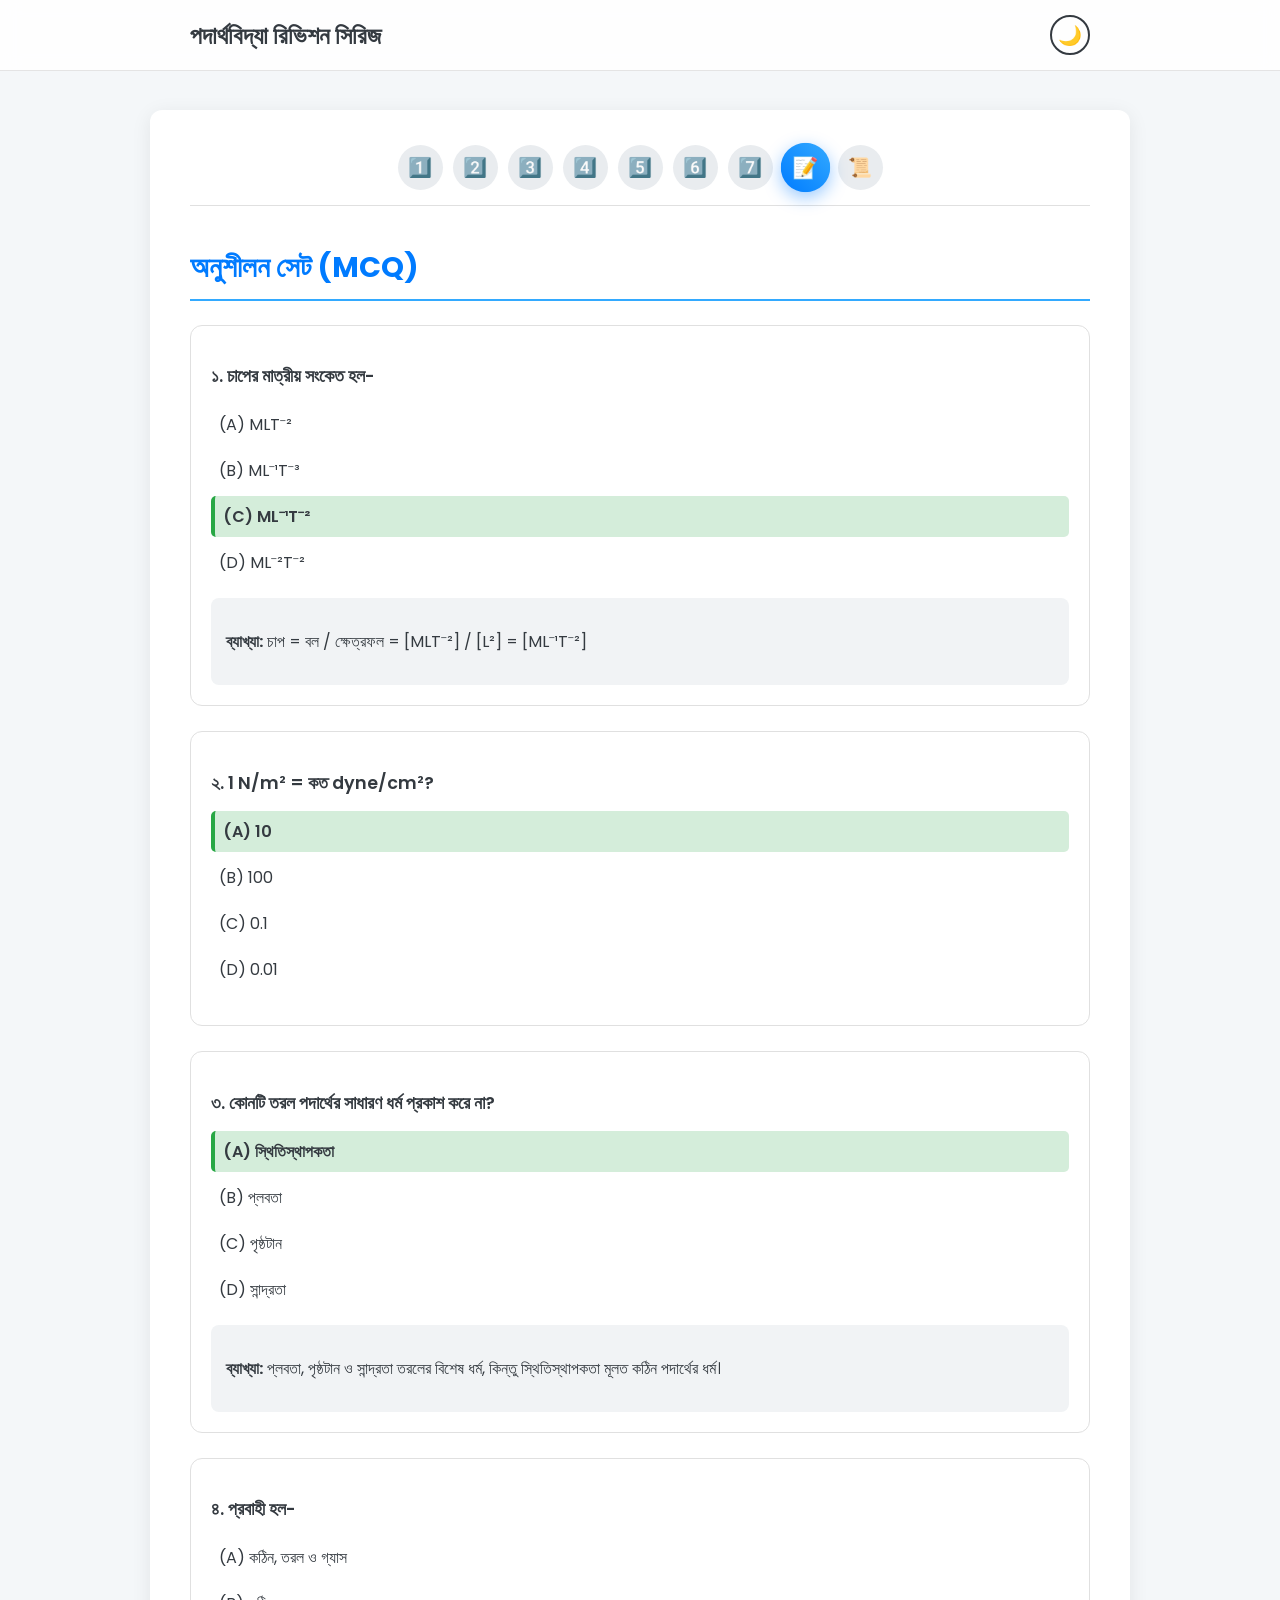
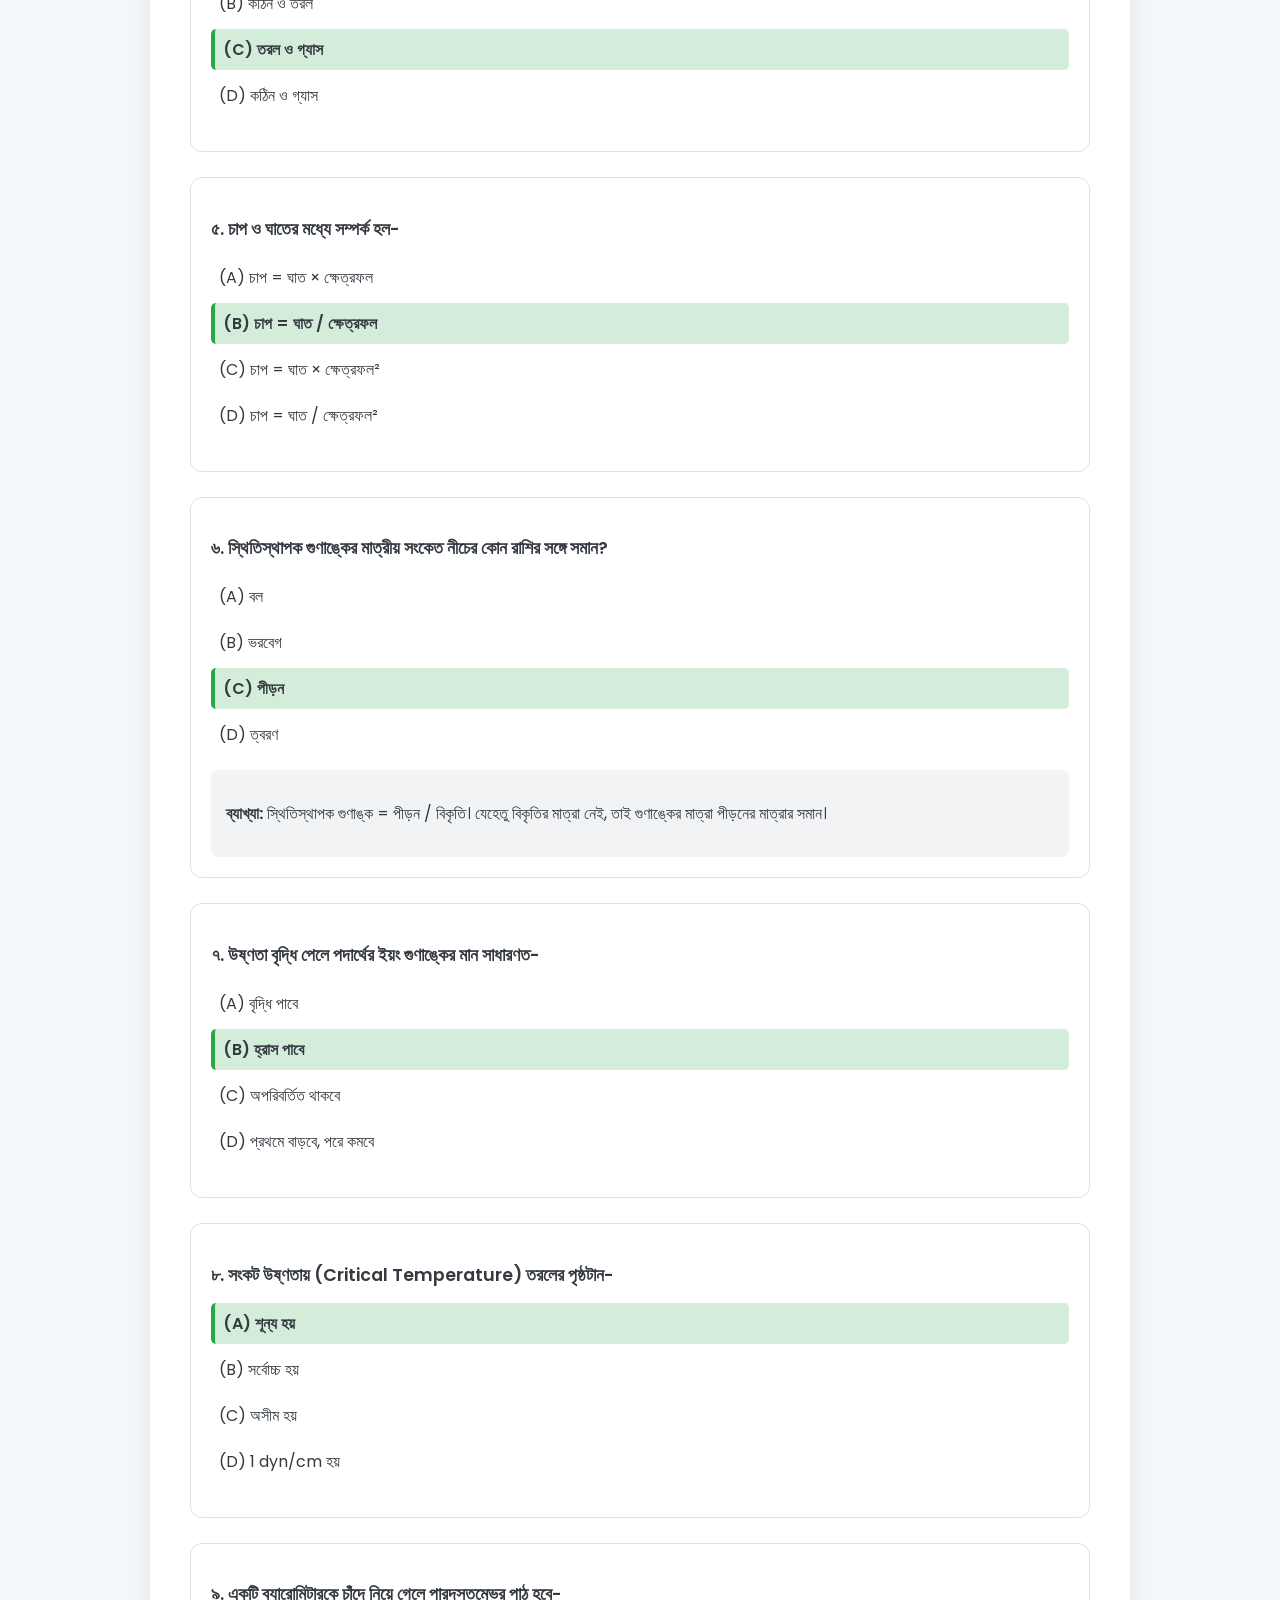
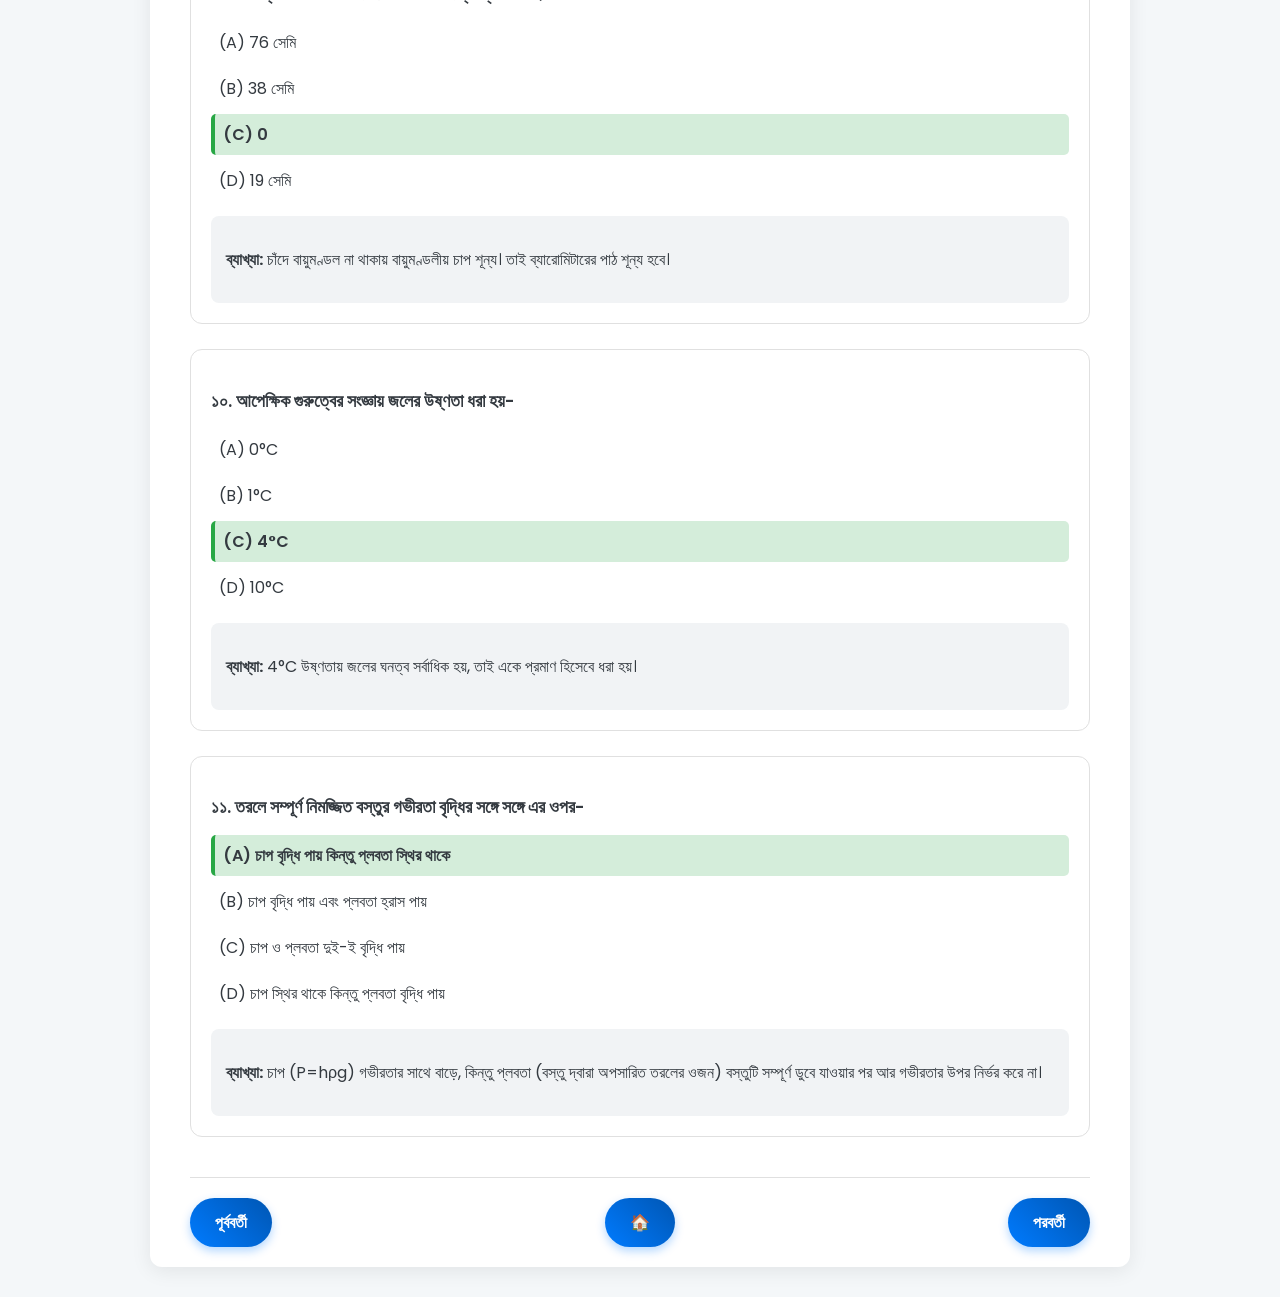
<file: revision_series/revision-08.html>
<!DOCTYPE html>
<html lang="bn">
<head>
    <meta charset="UTF-8">
    <meta name="viewport" content="width=device-width, initial-scale=1.0">
    <title>রিভিশন ০৮: অনুশীলন সেট (MCQ)</title>
    <link rel="stylesheet" href="css/style.css">
</head>
<body>
 <!-- 1. Reading Progress Bar যুক্ত করা হয়েছে -->
    <div class="progress-container">
        <div class="progress-bar" id="progressBar"></div>
    </div>
    <header class="site-header">
        <div class="header-content">
            <h1 class="site-title">পদার্থবিদ্যা রিভিশন সিরিজ</h1>
            <button id="theme-toggle">🌙</button>
        </div>
    </header>

    <div class="container">
        <nav class="navbar">
            <ul class="nav-links">
                <li><a href="revision-01.html" title="নোট ১">1️⃣</a></li>
                <li><a href="revision-02.html" title="নোট ২">2️⃣</a></li>
                <li><a href="revision-03.html" title="নোট ৩">3️⃣</a></li>
                <li><a href="revision-04.html" title="নোট ৪">4️⃣</a></li>
                <li><a href="revision-05.html" title="নোট ৫">5️⃣</a></li>
                <li><a href="revision-06.html" title="নোট ৬">6️⃣</a></li>
                <li><a href="revision-07.html" title="নোট ৭">7️⃣</a></li>
                <li><a href="revision-08.html" class="active" title="অনুশীলন">📝</a></li>
                <li><a href="PYQ.html" title="PYQ">📜</a></li>
            </ul>
        </nav>

        <main>
            <h2>অনুশীলন সেট (MCQ)</h2>

            <!-- Question 1 -->
            <div class="mcq-item">
                <p class="question">১. চাপের মাত্রীয় সংকেত হল-</p>
                <ul class="options">
                    <li>(A) MLT⁻²</li>
                    <li>(B) ML⁻¹T⁻³</li>
                    <li class="correct-answer">(C) ML⁻¹T⁻²</li>
                    <li>(D) ML⁻²T⁻²</li>
                </ul>
                <div class="answer-explanation">
                    <p><strong>ব্যাখ্যা:</strong> চাপ = বল / ক্ষেত্রফল = [MLT⁻²] / [L²] = [ML⁻¹T⁻²]</p>
                </div>
            </div>

            <!-- Question 2 -->
            <div class="mcq-item">
                <p class="question">২. 1 N/m² = কত dyne/cm²?</p>
                <ul class="options">
                    <li class="correct-answer">(A) 10</li>
                    <li>(B) 100</li>
                    <li>(C) 0.1</li>
                    <li>(D) 0.01</li>
                </ul>
            </div>

            <!-- ... All other questions with direct answers ... -->
            
            <div class="mcq-item">
                <p class="question">৩. কোনটি তরল পদার্থের সাধারণ ধর্ম প্রকাশ করে না?</p>
                <ul class="options">
                    <li class="correct-answer">(A) স্থিতিস্থাপকতা</li>
                    <li>(B) প্লবতা</li>
                    <li>(C) পৃষ্ঠটান</li>
                    <li>(D) সান্দ্রতা</li>
                </ul>
                <div class="answer-explanation">
                    <p><strong>ব্যাখ্যা:</strong> প্লবতা, পৃষ্ঠটান ও সান্দ্রতা তরলের বিশেষ ধর্ম, কিন্তু স্থিতিস্থাপকতা মূলত কঠিন পদার্থের ধর্ম।</p>
                </div>
            </div>
            
            <div class="mcq-item">
                <p class="question">৪. প্রবাহী হল-</p>
                <ul class="options">
                    <li>(A) কঠিন, তরল ও গ্যাস</li>
                    <li>(B) কঠিন ও তরল</li>
                    <li class="correct-answer">(C) তরল ও গ্যাস</li>
                    <li>(D) কঠিন ও গ্যাস</li>
                </ul>
            </div>

            <div class="mcq-item">
                <p class="question">৫. চাপ ও ঘাতের মধ্যে সম্পর্ক হল-</p>
                <ul class="options">
                    <li>(A) চাপ = ঘাত × ক্ষেত্রফল</li>
                    <li class="correct-answer">(B) চাপ = ঘাত / ক্ষেত্রফল</li>
                    <li>(C) চাপ = ঘাত × ক্ষেত্রফল²</li>
                    <li>(D) চাপ = ঘাত / ক্ষেত্রফল²</li>
                </ul>
            </div>

            <div class="mcq-item">
                <p class="question">৬. স্থিতিস্থাপক গুণাঙ্কের মাত্রীয় সংকেত নীচের কোন রাশির সঙ্গে সমান?</p>
                <ul class="options">
                    <li>(A) বল</li>
                    <li>(B) ভরবেগ</li>
                    <li class="correct-answer">(C) পীড়ন</li>
                    <li>(D) ত্বরণ</li>
                </ul>
                <div class="answer-explanation">
                    <p><strong>ব্যাখ্যা:</strong> স্থিতিস্থাপক গুণাঙ্ক = পীড়ন / বিকৃতি। যেহেতু বিকৃতির মাত্রা নেই, তাই গুণাঙ্কের মাত্রা পীড়নের মাত্রার সমান।</p>
                </div>
            </div>

            <div class="mcq-item">
                <p class="question">৭. উষ্ণতা বৃদ্ধি পেলে পদার্থের ইয়ং গুণাঙ্কের মান সাধারণত-</p>
                <ul class="options">
                    <li>(A) বৃদ্ধি পাবে</li>
                    <li class="correct-answer">(B) হ্রাস পাবে</li>
                    <li>(C) অপরিবর্তিত থাকবে</li>
                    <li>(D) প্রথমে বাড়বে, পরে কমবে</li>
                </ul>
            </div>

            <div class="mcq-item">
                <p class="question">৮. সংকট উষ্ণতায় (Critical Temperature) তরলের পৃষ্ঠটান-</p>
                <ul class="options">
                    <li class="correct-answer">(A) শূন্য হয়</li>
                    <li>(B) সর্বোচ্চ হয়</li>
                    <li>(C) অসীম হয়</li>
                    <li>(D) 1 dyn/cm হয়</li>
                </ul>
            </div>
            
             <div class="mcq-item">
                <p class="question">৯. একটি ব্যারোমিটারকে চাঁদে নিয়ে গেলে পারদস্তম্ভের পাঠ হবে-</p>
                <ul class="options">
                    <li>(A) 76 সেমি</li>
                    <li>(B) 38 সেমি</li>
                    <li class="correct-answer">(C) 0</li>
                    <li>(D) 19 সেমি</li>
                </ul>
                <div class="answer-explanation">
                    <p><strong>ব্যাখ্যা:</strong> চাঁদে বায়ুমণ্ডল না থাকায় বায়ুমণ্ডলীয় চাপ শূন্য। তাই ব্যারোমিটারের পাঠ শূন্য হবে।</p>
                </div>
            </div>

            <div class="mcq-item">
                <p class="question">১০. আপেক্ষিক গুরুত্বের সংজ্ঞায় জলের উষ্ণতা ধরা হয়-</p>
                <ul class="options">
                    <li>(A) 0°C</li>
                    <li>(B) 1°C</li>
                    <li class="correct-answer">(C) 4°C</li>
                    <li>(D) 10°C</li>
                </ul>
                <div class="answer-explanation">
                    <p><strong>ব্যাখ্যা:</strong> 4°C উষ্ণতায় জলের ঘনত্ব সর্বাধিক হয়, তাই একে প্রমাণ হিসেবে ধরা হয়।</p>
                </div>
            </div>

            <div class="mcq-item">
                <p class="question">১১. তরলে সম্পূর্ণ নিমজ্জিত বস্তুর গভীরতা বৃদ্ধির সঙ্গে সঙ্গে এর ওপর-</p>
                <ul class="options">
                    <li class="correct-answer">(A) চাপ বৃদ্ধি পায় কিন্তু প্লবতা স্থির থাকে</li>
                    <li>(B) চাপ বৃদ্ধি পায় এবং প্লবতা হ্রাস পায়</li>
                    <li>(C) চাপ ও প্লবতা দুই-ই বৃদ্ধি পায়</li>
                    <li>(D) চাপ স্থির থাকে কিন্তু প্লবতা বৃদ্ধি পায়</li>
                </ul>
                <div class="answer-explanation">
                    <p><strong>ব্যাখ্যা:</strong> চাপ (P=hρg) গভীরতার সাথে বাড়ে, কিন্তু প্লবতা (বস্তু দ্বারা অপসারিত তরলের ওজন) বস্তুটি সম্পূর্ণ ডুবে যাওয়ার পর আর গভীরতার উপর নির্ভর করে না।</p>
                </div>
            </div>
        </main>
        
        <div class="pagination">
            <a href="revision-07.html">পূর্ববর্তী</a>
            <!-- Home Button -->
            <a href="../index.html" class="home-button" title="হোম পেজ">🏠</a>
            <a href="PYQ.html">পরবর্তী</a>
        </div>
    </div>

    <button id="scrollTopBtn" title="উপরে যান">&#8679;</button>
    <script src="js/script.js"></script>
</body>
</html>
</file>
<file: style.css>
/* style.css (Complete, Reorganized, and Responsive Version) */

/* --- 1. Font Import --- */
@import url('https://fonts.googleapis.com/css2?family=Hind+Siliguri:wght@400;500;600;700&display=swap');

/* --- 2. Global & Body Styles --- */
body {
    font-family: 'Hind Siliguri', sans-serif;
    transition: background-color 0.4s ease, color 0.4s ease;
    margin: 0;
    padding: 20px;
}
body.homepage {
    position: relative;
    overflow-x: hidden;
}
body.homepage::before, body.homepage::after {
    content: '';
    position: absolute;
    z-index: -1;
    border-radius: 50%;
    filter: blur(100px);
    opacity: 0.4;
    transition: background-color 0.5s ease;
}
body.homepage::before {
    width: 400px;
    height: 400px;
    background: #a5b4fc;
    top: -100px;
    left: -150px;
}
body.homepage::after {
    width: 500px;
    height: 500px;
    background: #f9a8d4;
    bottom: -150px;
    right: -200px;
}
main {
    max-width: 900px;
    margin: 20px auto;
}
h1, h2, h3, p {
    transition: color 0.4s ease;
}

/* --- 3. Day & Dark Mode Theming --- */
body.day-mode { background: #f0f4f8; color: #334155; }
body.dark-mode { background: #111827; color: #d1d5db; }

body.day-mode h1, body.day-mode h2, body.day-mode h3 { color: #1e293b; }
body.dark-mode h1, body.dark-mode h2, body.dark-mode h3 { color: #f9fafb; }

body.day-mode .main-header p, body.day-mode footer { color: #64748b; }
body.dark-mode .main-header p, body.dark-mode footer { color: #9ca3af; }

body.dark-mode.homepage::before { background: #4f46e5; opacity: 0.3; }
body.dark-mode.homepage::after { background: #be185d; opacity: 0.3; }

/* --- 4. Component Styles: Header, Card, Nav Grid, Footer --- */

/* Header */
.main-header {
    display: flex;
    align-items: center;
    gap: 20px;
    padding: 20px;
    justify-content: center;
    text-align: left;
    margin-bottom: 20px;
}
.main-header h1 {
    font-size: 2.8rem;
    font-weight: 700;
    margin: 0 0 5px 0;
}
.main-header p {
    font-size: 1.1rem;
}
.profile-pic {
    width: 80px;
    height: 80px;
    border-radius: 50%;
    border: 3px solid #fff;
    box-shadow: 0 4px 8px rgba(0,0,0,0.1);
    object-fit: cover;
}
body.dark-mode .profile-pic {
    border-color: #374151;
}

/* Nav Grid */
.nav-grid { 
    display: grid; 
    grid-template-columns: repeat(4, 1fr); 
    gap: 20px; 
    max-width: 900px; 
    margin: 20px auto; 
}
.nav-button { 
    display: flex; flex-direction: column; align-items: center; justify-content: center; 
    padding: 25px 15px; border-radius: 20px; text-decoration: none; color: white; text-align: center; 
    box-shadow: 0 8px 25px -5px rgba(0,0,0,0.1); 
    transition: transform 0.3s ease, box-shadow 0.3s ease; 
}
.nav-button:hover { transform: translateY(-8px) scale(1.03); box-shadow: 0 12px 30px -5px rgba(0,0,0,0.2); }
.nav-button i { font-size: 2.5rem; margin-bottom: 15px; text-shadow: 0 2px 4px rgba(0,0,0,0.2); }
.nav-button span { font-size: 1.1rem; font-weight: 600; }
.color-notes { background: linear-gradient(135deg, #2563eb, #60a5fa); }
.color-quiz { background: linear-gradient(135deg, #16a34a, #4ade80); }
.color-revision { background: linear-gradient(135deg, #f59e0b, #facc15); }
.color-games { background: linear-gradient(135deg, #c026d3, #f472b6); }

/* Card */
.card { 
    padding: 25px; 
    border-radius: 16px; 
    margin-bottom: 30px; 
    background: #ffffff;
    border: 1px solid #e2e8f0;
    box-shadow: 0 10px 40px rgba(0, 0, 0, 0.08);
}
body.dark-mode .card {
    background: #1f2937;
    border-color: #374151;
}
.card h2 { 
    font-size: 1.75rem; 
    margin-top: 0; 
    border-bottom: 2px solid #e2e8f0; 
    padding-bottom: 15px; 
    margin-bottom: 20px; 
    display: flex; 
    align-items: center;
}
.icon-title { margin-right: 15px; color: #3b82f6; }
body.dark-mode .card h2 { border-bottom-color: #374151; }
body.dark-mode .icon-title { color: #60a5fa; }

/* Link Container (Pill Style) */
.link-container { display: flex; flex-wrap: wrap; gap: 15px; counter-reset: link-counter; }
.link-container a { 
    position: relative; flex-grow: 0; padding: 10px 20px 10px 50px; border-radius: 50px; 
    display: inline-flex; align-items: center; font-weight: 600; overflow: hidden; 
    box-shadow: 0 2px 5px rgba(0,0,0,0.05); text-decoration: none; transition: all 0.2s ease; 
}
.link-container a:hover { transform: translateY(-3px) scale(1.02); }
.link-container a::before { 
    counter-increment: link-counter; content: counter(link-counter); 
    position: absolute; left: 0; top: 0; height: 100%; width: 38px; 
    display: flex; align-items: center; justify-content: center; font-weight: 700; 
}
body.day-mode .link-container a { background-color: #eef2ff; color: #4338ca; border: 1px solid #c7d2fe; }
body.day-mode .link-container a:hover { background-color: #e0e7ff; box-shadow: 0 4px 12px rgba(67, 56, 202, 0.15); }
body.day-mode .link-container a::before { background-color: #dbeafe; color: #1e40af; }
body.dark-mode .link-container a { background-color: #312e81; color: #e0e7ff; border: 1px solid #4f46e5; }
body.dark-mode .link-container a:hover { background-color: #4338ca; box-shadow: 0 4px 12px rgba(99, 102, 241, 0.2); }
body.dark-mode .link-container a::before { background-color: #4338ca; color: #c7d2fe; }

/* Footer & Social Links */
footer {
    text-align: center;
    padding: 20px;
    margin-top: 30px;
    border-top: 1px solid #ddd;
}
body.dark-mode footer { border-top: 1px solid #333; }
footer p { margin: 0; margin-bottom: 15px; font-size: 0.9em; }
.social-links { display: flex; justify-content: center; gap: 20px; }
.social-links a {
    color: #333; font-size: 1.5em; width: 45px; height: 45px; line-height: 45px;
    border-radius: 50%; background-color: #f0f0f0;
    transition: transform 0.3s ease, background-color 0.3s ease, color 0.3s ease;
    box-shadow: 0 2px 5px rgba(0,0,0,0.1);
}
body.dark-mode .social-links a { color: #f1f1f1; background-color: #333; }
.social-links a:hover { transform: translateY(-5px); }
.social-links a[href*="facebook"]:hover { background-color: #1877F2; color: white; }
.social-links a[href*="youtube"]:hover { background-color: #FF0000; color: white; }
.social-links a[href*="telegram"]:hover { background-color: #0088cc; color: white; }

/* --- 5. Page-Specific Styles: Quiz, Revision, Notepad --- */

/* Quiz Page */
.quiz-page-container { padding: 20px; }
.quiz-header { text-align: center; border-bottom: 2px solid #eee; padding-bottom: 15px; margin-bottom: 20px; }
.score-board { display: flex; justify-content: center; gap: 20px; font-size: 1.2rem; font-weight: bold; margin-top: 10px; }
#correct-count { color: #28a745; }
#wrong-count { color: #dc3545; }
#timer { color: #6c757d; }
.option-btn { 
    display: flex; align-items: center; width: 100%; padding: 15px; border-radius: 16px; border: 2px solid; 
    box-shadow: 0 2px 4px rgba(0, 0, 0, 0.04); transition: all 0.2s ease-in-out; 
    font-weight: 500; font-size: 16px; cursor: pointer; text-align: left; 
}
.option-btn:disabled { cursor: not-allowed; }
.option-btn .option-prefix { font-weight: 700; margin-right: 12px; }
body.day-mode .option-btn { background-color: #f8fafc; border-color: #e2e8f0; color: #334155; }
body.day-mode .option-btn:hover:not(:disabled) { border-color: #3b82f6; }
body.day-mode .option-btn .option-prefix { color: #3b82f6; }
body.dark-mode .option-btn { background-color: #374151; border-color: #4b5563; color: #f3f4f6; }
body.dark-mode .option-btn:hover:not(:disabled) { border-color: #60a5fa; }
body.dark-mode .option-btn .option-prefix { color: #60a5fa; }
.option-btn.correct { background: #10b981 !important; color: white !important; border-color: #059669 !important; animation: pulse 0.6s ease; }
.option-btn.incorrect { background: #ef4444 !important; color: white !important; border-color: #b91c1c !important; animation: shake 0.5s ease; }

/* Action Buttons (for Quiz and Notepad) */
.action-btn { 
    padding: 12px 24px; font-weight: 600; border-radius: 12px; border: none; color: white; cursor: pointer; 
    background: linear-gradient(135deg, #2563eb, #3b82f6); 
    box-shadow: 0 4px 15px rgba(59, 130, 246, 0.2); 
    transition: all 0.2s ease; text-decoration: none; 
}
.action-btn:hover { transform: translateY(-2px); box-shadow: 0 6px 20px rgba(59, 130, 246, 0.3); }
.action-btn.green { background: linear-gradient(135deg, #16a34a, #22c55e); box-shadow: 0 4px 15px rgba(22, 163, 74, 0.2); }
.action-btn.gray { background: linear-gradient(135deg, #64748b, #94a3b8); }

/* Review Card (Quiz) */
.review-card { border-radius: 16px; box-shadow: 0 4px 10px rgba(0, 0, 0, 0.05); padding: 20px; margin-bottom: 20px; border-left: 6px solid; }
.review-card.review-correct { border-color: #22c55e; background-color: #f0fdf4; }
.review-card.review-incorrect { border-color: #ef4444; background-color: #fef2f2; }
body.dark-mode .review-card.review-correct { background-color: #1f392c; }
body.dark-mode .review-card.review-incorrect { background-color: #451a1a; }

/* Notepad Section */
#notepad .notepad-container { display: flex; gap: 20px; margin-top: 20px; flex-wrap: wrap; }
#notepad .notepad-column { flex: 1; min-width: 250px; }
#notepad h3 { font-size: 1.1em; margin-bottom: 10px; }
#notepad textarea {
    width: 100%; height: 150px; padding: 10px; border-radius: 8px;
    border: 1px solid #ccc; font-family: 'Arial', sans-serif;
    font-size: 1em; resize: vertical;
}
body.day-mode #notepad textarea { background-color: #f9f9f9; color: #333; }
body.dark-mode #notepad textarea { background-color: #3a3a3a; color: #f1f1f1; border-color: #555; }
#notepad .notepad-buttons { margin-top: 15px; display: flex; gap: 10px; }
#notepad .btn { padding: 10px 20px; border: none; border-radius: 5px; cursor: pointer; font-weight: bold; transition: background-color 0.3s; }
#notepad .btn-primary { background-color: #007bff; color: white; }
#notepad .btn-primary:hover { background-color: #0056b3; }
#notepad .btn-secondary { background-color: #6c757d; color: white; }
#notepad .btn-secondary:hover { background-color: #5a6268; }

/* --- 6. Utility Styles: Preloader, Back-to-Top --- */
#preloader {
    position: fixed; top: 0; left: 0; width: 100%; height: 100%;
    z-index: 9999; display: flex; justify-content: center; align-items: center;
}
body.day-mode #preloader { background-color: #f0f4f8; }
body.dark-mode #preloader { background-color: #111827; }

.loader {
    border: 8px solid #e0e0e0; border-top: 8px solid #3498db;
    border-radius: 50%; width: 60px; height: 60px;
    animation: spin 1s linear infinite;
}
body.dark-mode .loader { border-color: #4b5563; border-top-color: #60a5fa; }

#back-to-top {
    position: fixed; bottom: 20px; right: 20px;
    background-color: #007bff; color: white;
    width: 40px; height: 40px; border-radius: 50%;
    text-align: center; line-height: 40px;
    display: none; z-index: 1000; transition: opacity 0.3s;
    text-decoration: none;
}
#back-to-top:hover { background-color: #0056b3; }

/* --- 7. Animations --- */
@keyframes pulse { 0%, 100% { transform: scale(1); } 50% { transform: scale(1.05); } }
@keyframes shake { 0%, 100% { transform: translateX(0); } 25%, 75% { transform: translateX(-4px); } 50% { transform: translateX(4px); } }
@keyframes spin { 0% { transform: rotate(0deg); } 100% { transform: rotate(360deg); } }


/* --- 8. Media Queries for Responsive Design --- */

/* For Tablets and larger phones (screen width <= 768px) */
@media (max-width: 768px) {
    .main-header {
        flex-direction: column;
        text-align: center;
        gap: 15px;
    }
    .main-header h1 {
        font-size: 2.2rem;
    }
    .nav-grid {
        grid-template-columns: repeat(2, 1fr);
        gap: 15px;
    }
    .card {
        padding: 20px;
    }
    #notepad .notepad-container {
        flex-direction: column;
        gap: 25px;
    }
}

/* For smaller mobile devices (screen width <= 480px) */
@media (max-width: 480px) {
    body {
        padding: 10px;
    }
    .main-header h1 {
        font-size: 1.8rem;
    }
    .main-header p {
        font-size: 1rem;
    }
    .nav-button span {
        font-size: 0.9em;
    }
    .card h2 {
        font-size: 1.5rem;
    }
    #notepad .notepad-buttons {
        flex-direction: column;
    }
    #notepad .btn {
        width: 100%;
    }
    .quiz-page-container {
        padding: 10px;
    }
    .option-btn {
        padding: 12px;
        font-size: 15px;
    }
}
/* --- 9. Advanced Leaderboard Styles --- */

.leaderboard-list {
    list-style: none;
    padding: 0;
    margin: 0;
    text-align: left;
}

.leaderboard-item {
    background-color: #f9fafb;
    border: 1px solid #e5e7eb;
    border-radius: 12px;
    margin-bottom: 15px;
    padding: 15px;
    box-shadow: 0 2px 5px rgba(0,0,0,0.05);
}
body.dark-mode .leaderboard-item {
    background-color: #374151;
    border-color: #4b5563;
}

.leaderboard-item .main-score {
    display: flex;
    justify-content: space-between;
    align-items: center;
    font-size: 1.2rem;
    font-weight: 600;
}

.leaderboard-item .details-list {
    list-style-type: '✅  ';
    padding-left: 20px;
    margin-top: 10px;
    border-top: 1px dashed #d1d5db;
    padding-top: 10px;
    font-size: 0.9em;
    color: #4b5563;
}
body.dark-mode .leaderboard-item .details-list {
    border-top-color: #4b5563;
    color: #d1d5db;
}

.leaderboard-item .details-list li {
    padding: 3px 0;
}
/* ========================================= */
/*      New Page Navigation Design with Better Hover Effects      */
/* ========================================= */

/* নেভিগেশন কন্টেইনার */
.page-navigation {
    display: flex;
    justify-content: center;
    align-items: center;
    gap: 15px; /* বাটনগুলোর মধ্যে ফাঁকা জায়গা */
    margin-top: 40px;
    padding-top: 20px;
    border-top: 1px solid #e2e8f0;
}

body.dark-mode .page-navigation {
    border-top-color: #374151;
}

/* সব বাটনের জন্য সাধারণ স্টাইল */
.page-navigation .btn {
    display: inline-flex; /* আইকন ও টেক্সটকে পাশাপাশি রাখার জন্য */
    align-items: center;
    gap: 8px; /* আইকন ও টেক্সটের মধ্যে ফাঁকা জায়গা */
    text-decoration: none;
    padding: 10px 22px; /* কম্প্যাক্ট সাইজ */
    border-radius: 12px; /* হালকা গোলাকার */
    font-weight: 600;
    font-size: 16px;
    border: none;
    position: relative; /* শ্যাডোর জন্য */
    overflow: hidden; /* ভেতরের ইফেক্টের জন্য */
    transition: transform 0.3s ease, box-shadow 0.3s ease;
}

.page-navigation .btn i {
    transition: transform 0.3s ease;
}

/* হোভার করলে আইকনের অ্যানিমেশন */
.page-navigation .btn:hover:not(.disabled) i.fa-arrow-left {
    transform: translateX(-4px);
}
.page-navigation .btn:hover:not(.disabled) i.fa-arrow-right {
    transform: translateX(4px);
}
.page-navigation .btn:hover:not(.disabled) i.fa-home {
    transform: scale(1.2) rotate(-10deg);
}


/* হোম বাটন (Primary) */
.page-navigation .btn-primary {
    background: #3b82f6;
    color: white;
}
.page-navigation .btn-primary:hover {
    transform: translateY(-4px);
    box-shadow: 0 10px 25px -5px rgba(59, 130, 246, 0.4);
}
body.dark-mode .page-navigation .btn-primary {
    background: #60a5fa;
    color: #111827;
}
body.dark-mode .page-navigation .btn-primary:hover {
    box-shadow: 0 10px 25px -5px rgba(96, 165, 250, 0.3);
}


/* পূর্ববর্তী/পরবর্তী বাটন (Secondary) */
.page-navigation .btn-secondary {
    background: #fff;
    color: #475569;
    box-shadow: 0 4px 6px -1px rgba(0, 0, 0, 0.1), 0 2px 4px -2px rgba(0, 0, 0, 0.1);
}
.page-navigation .btn-secondary:hover:not(.disabled) {
    transform: translateY(-4px);
    box-shadow: 0 10px 15px -3px rgba(0, 0, 0, 0.1), 0 4px 6px -4px rgba(0, 0, 0, 0.1);
}
body.dark-mode .page-navigation .btn-secondary {
    background: #374151;
    color: #cbd5e1;
    box-shadow: 0 4px 6px -1px rgba(0, 0, 0, 0.4), 0 2px 4px -2px rgba(0, 0, 0, 0.3);
}
body.dark-mode .page-navigation .btn-secondary:hover:not(.disabled) {
    background-color: #4b5563;
}


/* নিষ্ক্রিয় বাটন (Disabled) */
.page-navigation .btn.disabled {
    background-color: #e2e8f0;
    color: #94a3b8;
    cursor: not-allowed;
    box-shadow: none;
    opacity: 0.7;
}
body.dark-mode .page-navigation .btn.disabled {
    background-color: #4b5563;
    color: #6b7280;
}

/* "হোমপেজে ফিরে যান" লিঙ্কের জন্য কোনো পরিবর্তন নেই, এটি আগের মতোই থাকবে */
.back-to-home {
    display: block;
    text-align: center;
    margin-top: 25px;
    font-size: 15px;
    font-weight: 500;
    text-decoration: none;
    color: #64748b;
    transition: color 0.2s;
}
.back-to-home:hover {
    color: #3b82f6;
    text-decoration: underline;
}
body.dark-mode .back-to-home {
    color: #9ca3af;
}
body.dark-mode .back-to-home:hover {
    color: #60a5fa;
}
/* রিভিউ কার্ডের স্টাইল */
.review-card {
    padding: 1rem;
    border-radius: 8px;
    border: 1px solid #e0e0e0;
    margin-bottom: 1rem;
}

.review-correct {
    background-color: #e8f5e9; /* হালকা সবুজ */
    border-left: 5px solid #4caf50; /* গাঢ় সবুজ বর্ডার */
}

.review-incorrect {
    background-color: #ffebee; /* হালকা লাল */
    border-left: 5px solid #f44336; /* গাঢ় লাল বর্ডার */
}

/* লিডারবোর্ড স্টাইল */
.leaderboard-list {
    list-style: none;
    padding: 0;
    max-width: 500px;
    margin: 0 auto;
    text-align: left;
}

.leaderboard-item {
    background-color: #f9f9f9;
    border: 1px solid #ddd;
    padding: 15px;
    margin-bottom: 10px;
    border-radius: 8px;
    transition: transform 0.2s;
}

.leaderboard-item:hover {
    transform: translateY(-3px);
    box-shadow: 0 4px 10px rgba(0, 0, 0, 0.1);
}

.leaderboard-item .main-score {
    display: flex;
    justify-content: space-between;
    align-items: center;
    font-size: 1.1rem;
    font-weight: 500;
}

.leaderboard-item .details-list {
    list-style-type: disc;
    padding-left: 20px;
    margin-top: 8px;
    font-size: 0.9rem;
    color: #555;
}

/* সাধারণ বাটন স্টাইল */
.action-btn {
  display: inline-block;
  padding: 10px 20px;
  font-size: 16px;
  font-weight: 600;
  text-align: center;
  border-radius: 8px;
  cursor: pointer;
  transition: all 0.3s;
  border: none;
  color: white;
  background-color: #3b82f6; /* নীল */
}

.action-btn:hover {
    filter: brightness(1.1);
}

.action-btn:disabled {
    background-color: #9ca3af;
    cursor: not-allowed;
}

.action-btn.green {
    background-color: #22c55e; /* সবুজ */
}

.action-btn.gray {
    background-color: #6b7280; /* ধূসর */
}
</file>
<file: revision_series/css/style.css>
/* Google Fonts Import */
@import url('https://fonts.googleapis.com/css2?family=Poppins:wght@400;600;700&display=swap');

:root {
    --primary-color: #007BFF;
    --secondary-color: #0056b3;
    --accent-color: #33aaff;
    
    /* Light Mode */
    --bg-light: #f4f7f9;
    --text-light: #343a40;
    --header-light: rgba(255, 255, 255, 0.85); /* For Glass Effect */
    --container-light: #ffffff;
    --border-light: #e0e0e0;
    --shadow-light: rgba(0, 0, 0, 0.08);

    /* Dark Mode */
    --bg-dark: #121212;
    --text-dark: #e0e0e0;
    --header-dark: rgba(28, 28, 46, 0.85); /* For Glass Effect */
    --container-dark: #1e1e1e;
    --border-dark: #333333;
    --shadow-dark: rgba(0, 0, 0, 0.4);

    --border-radius: 12px;
    --transition-speed: 0.4s ease;
}

/* Base Styles */
body {
    font-family: 'Poppins', sans-serif;
    background-color: var(--bg-light);
    color: var(--text-light);
    margin: 0;
    padding-top: 80px;
    transition: background-color var(--transition-speed), color var(--transition-speed);
}

/* Dark Mode */
body.dark-mode {
    /* ... (Your existing dark mode variables) ... */
    --bg-light: var(--bg-dark);
    --text-light: var(--text-dark);
    --header-light: var(--header-dark);
    --container-light: var(--container-dark);
    --border-light: var(--border-dark);
    --shadow-light: var(--shadow-dark);
    --highlight-bg: #2c3e50;
    --highlight-text: #ecf0f1;
}
/* ... (Other dark mode styles remain the same) ... */

/* --- NEW: Reading Progress Bar --- */
.progress-container {
    width: 100%;
    height: 5px;
    background: transparent;
    position: fixed;
    top: 0;
    left: 0;
    z-index: 1001; /* Above the header */
}
.progress-bar {
    height: 5px;
    background: linear-gradient(90deg, var(--accent-color), var(--primary-color));
    width: 0%;
    border-radius: 0 5px 5px 0;
}

/* --- UPDATED: Header with Glassmorphism --- */
.site-header {
    background: var(--header-light);
    backdrop-filter: blur(10px); /* The Glass Effect! */
    -webkit-backdrop-filter: blur(10px);
    position: fixed;
    top: 0;
    left: 0;
    width: 100%;
    z-index: 1000;
    border-bottom: 1px solid rgba(0, 0, 0, 0.1);
    transition: top 0.4s ease-in-out, background-color var(--transition-speed);
}
body.dark-mode .site-header {
    border-bottom: 1px solid rgba(255, 255, 255, 0.1);
}
.site-header.header-hidden {
    top: -100px;
}
/* ... (Rest of the header styles remain the same) ... */


/* --- NEW: Scroll Animation --- */
/* Add this to elements you want to animate on scroll (h2, .info-box, .mcq-item, etc.) */
.reveal {
    opacity: 0;
    transform: translateY(30px);
    transition: opacity 0.8s ease-out, transform 0.8s ease-out;
}
.reveal.is-visible {
    opacity: 1;
    transform: translateY(0);
}
/* ... (Rest of your CSS file remains the same) ... */
/* Google Fonts Import */
@import url('https://fonts.googleapis.com/css2?family=Poppins:wght@400;600;700&display=swap');

:root {
    --primary-color: #007BFF;
    --secondary-color: #0056b3;
    --accent-color: #33aaff;
    
    /* Light Mode */
    --bg-light: #f4f7f9;
    --text-light: #343a40;
    --header-light: rgba(255, 255, 255, 0.85); /* For Glass Effect */
    --container-light: #ffffff;
    --border-light: #e0e0e0;
    --shadow-light: rgba(0, 0, 0, 0.08);

    /* Dark Mode */
    --bg-dark: #121212;
    --text-dark: #e0e0e0;
    --header-dark: rgba(28, 28, 46, 0.85); /* For Glass Effect */
    --container-dark: #1e1e1e;
    --border-dark: #333333;
    --shadow-dark: rgba(0, 0, 0, 0.4);

    --border-radius: 12px;
    --transition-speed: 0.4s ease;
}

/* Base Styles */
body {
    font-family: 'Poppins', sans-serif;
    background-color: var(--bg-light);
    color: var(--text-light);
    margin: 0;
    padding-top: 80px; /* Space for fixed header */
    transition: background-color var(--transition-speed), color var(--transition-speed);
}
main {
    opacity: 0;
    transform: translateY(20px);
    transition: opacity 0.5s ease-out, transform 0.5s ease-out;
}
body.loaded main {
    opacity: 1;
    transform: translateY(0);
}

/* Dark Mode */
body.dark-mode {
    --bg-light: var(--bg-dark);
    --text-light: var(--text-dark);
    --header-light: var(--header-dark);
    --container-light: var(--container-dark);
    --border-light: var(--border-dark);
    --shadow-light: var(--shadow-dark);
    --highlight-bg: #2c3e50;
    --highlight-text: #ecf0f1;
}
body.dark-mode .nav-links a {
    background-color: #2c3e50;
}
body.dark-mode .nav-links a.active {
    background-image: linear-gradient(45deg, var(--accent-color), var(--primary-color));
}

/* --- NEW: Reading Progress Bar --- */
.progress-container {
    width: 100%;
    height: 5px;
    background: transparent;
    position: fixed;
    top: 0;
    left: 0;
    z-index: 1001; /* Above the header */
}
.progress-bar {
    height: 5px;
    background: linear-gradient(90deg, var(--accent-color), var(--primary-color));
    width: 0%;
    border-radius: 0 5px 5px 0;
}


/* --- UPDATED: Header with Glassmorphism --- */
.site-header {
    background: var(--header-light);
    backdrop-filter: blur(10px); /* The Glass Effect! */
    -webkit-backdrop-filter: blur(10px);
    position: fixed;
    top: 0;
    left: 0;
    width: 100%;
    z-index: 1000;
    border-bottom: 1px solid rgba(0, 0, 0, 0.1);
    transition: top 0.4s ease-in-out, background-color var(--transition-speed);
}
body.dark-mode .site-header {
    border-bottom: 1px solid rgba(255, 255, 255, 0.1);
}

.site-header.header-hidden {
    top: -100px; /* হেডারটিকে স্ক্রিনের বাইরে ঠেলে দেওয়া হয় */
}
.header-content {
    max-width: 900px;
    margin: 0 auto;
    display: flex;
    justify-content: space-between;
    align-items: center;
    padding: 15px 20px;
}
.site-title {
    font-size: clamp(1.2rem, 4vw, 1.5rem);
    font-weight: 700;
    margin: 0;
}
#theme-toggle {
    background: none;
    border: 2px solid var(--text-light);
    color: var(--text-light);
    width: 40px;
    height: 40px;
    border-radius: 50%;
    cursor: pointer;
    font-size: 1.2rem;
    display: flex;
    justify-content: center;
    align-items: center;
    transition: all var(--transition-speed);
}
#theme-toggle:hover {
    transform: scale(1.1) rotate(15deg);
    border-color: var(--primary-color);
    color: var(--primary-color);
}

/* Navigation Bar with Emojis */
.navbar {
    padding: 15px 0;
    text-align: center;
    border-bottom: 1px solid var(--border-light);
    margin-bottom: 30px;
}
.nav-links {
    list-style: none;
    padding: 0;
    margin: 0;
    display: flex;
    justify-content: center;
    gap: 10px;
    flex-wrap: wrap;
}
.nav-links a {
    text-decoration: none;
    color: var(--secondary-color);
    background-color: #e9ecef;
    width: 45px;
    height: 45px;
    border-radius: 50%;
    display: inline-flex;
    justify-content: center;
    align-items: center;
    font-weight: 600;
    font-size: 1.2rem;
    transition: all var(--transition-speed);
}
.nav-links a:hover {
    transform: translateY(-5px) scale(1.1);
    box-shadow: 0 5px 15px var(--shadow-light);
}
.nav-links a.active {
    background-image: linear-gradient(45deg, var(--primary-color), var(--accent-color));
    color: white;
    box-shadow: 0 5px 15px rgba(0, 123, 255, 0.4);
    transform: scale(1.1);
}

/* Main Container & Content */
.container {
    max-width: 900px;
    margin: 30px auto;
    padding: 20px 40px;
    background-color: var(--container-light);
    border-radius: var(--border-radius);
    box-shadow: 0 4px 20px var(--shadow-light);
    transition: background-color var(--transition-speed), box-shadow var(--transition-speed);
}
h2 {
    font-size: 1.8rem;
    color: var(--primary-color);
    border-bottom: 2px solid var(--accent-color);
    padding-bottom: 10px;
    margin-top: 40px;
}
.highlight {
    background-color: var(--highlight-bg, #fff3cd);
    color: var(--highlight-text, #856404);
    padding: 3px 8px;
    border-radius: 5px;
    font-weight: 600;
}
.info-box, .formula-box, .derivation-box {
    margin: 25px 0;
    padding: 20px;
    border-radius: var(--border-radius);
    border: 1px solid var(--border-light);
    box-shadow: 0 2px 8px var(--shadow-light);
    transition: all var(--transition-speed);
}
.info-box {
    background-color: #e7f3ff;
    border-left: 6px solid var(--primary-color);
}
body.dark-mode .info-box {
    background-color: #1c2a44;
}
.formula-box, .derivation-box {
    background-color: #f8f9fa;
    font-family: 'Courier New', Courier, monospace;
}
body.dark-mode .formula-box, body.dark-mode .derivation-box {
    background-color: #2b2b2b;
}

/* Table */
.table-responsive {
    overflow-x: auto;
    border-radius: var(--border-radius);
    border: 1px solid var(--border-light);
}
table {
    width: 100%;
    border-collapse: collapse;
}
th, td {
    padding: 15px;
    text-align: left;
    border-bottom: 1px solid var(--border-light);
}
th {
    background-color: var(--secondary-color);
    color: white;
}
tr:last-child td { border-bottom: none; }

/* Pagination & Scroll Button */
.pagination {
    display: flex;
    justify-content: space-between;
    margin-top: 40px;
    padding-top: 20px;
    border-top: 1px solid var(--border-light);
}
.pagination a {
    text-decoration: none;
    background-image: linear-gradient(45deg, var(--primary-color), var(--secondary-color));
    color: white;
    padding: 12px 25px;
    border-radius: 50px;
    font-weight: 600;
    transition: all var(--transition-speed);
    box-shadow: 0 4px 10px rgba(0, 123, 255, 0.3);
}
.pagination a:hover {
    transform: translateY(-3px);
    box-shadow: 0 6px 15px rgba(0, 123, 255, 0.5);
}
.pagination .disabled {
    background-image: none;
    background-color: #ced4da;
    cursor: not-allowed;
    box-shadow: none;
}
body.dark-mode .pagination .disabled {
    background-color: #444;
}

#scrollTopBtn {
    display: none;
    position: fixed;
    bottom: 20px;
    right: 30px;
    z-index: 99;
    background-image: linear-gradient(45deg, var(--primary-color), var(--accent-color));
    color: white;
    border: none;
    width: 50px;
    height: 50px;
    border-radius: 50%;
    font-size: 20px;
    cursor: pointer;
    box-shadow: 0 4px 10px rgba(0, 123, 255, 0.5);
    transition: all var(--transition-speed);
}
#scrollTopBtn:hover {
    transform: scale(1.1);
}

@media (max-width: 768px) {
    .container {
        padding: 15px 20px;
    }
    .header-content {
        padding: 10px 15px;
    }
    body {
        padding-top: 70px;
    }
}
/* --- Update this in your style.css file for MCQ Pages --- */

.mcq-item {
    background-color: var(--container-light);
    border: 1px solid var(--border-light);
    border-radius: var(--border-radius);
    padding: 20px;
    margin-bottom: 25px;
    transition: all var(--transition-speed);
}
body.dark-mode .mcq-item {
    background-color: #2b2b2b;
}

.mcq-item .question {
    font-weight: 600;
    font-size: 1.1rem;
    margin-bottom: 15px;
}

.mcq-item .options {
    list-style: none;
    padding: 0;
    margin: 0 0 15px 0;
}

.mcq-item .options li {
    padding: 8px;
    border-radius: 5px;
    margin-bottom: 5px;
}

/* Style for the correct answer, which is now always visible */
.mcq-item .options li.correct-answer {
    background-color: #d4edda;
    border-left: 4px solid #28a745;
    font-weight: 600;
}
body.dark-mode .mcq-item .options li.correct-answer {
    background-color: #2a4b37;
    color: #c8e6c9;
}

/* Style for the explanation, which is now always visible */
.answer-explanation {
    margin-top: 15px;
    padding: 15px;
    background-color: #f1f3f5;
    border-radius: 8px;
}
body.dark-mode .answer-explanation {
    background-color: #343a40;
}
/* --- NEW: Scroll Animation --- */
.reveal {
    opacity: 0;
    transform: translateY(30px);
    transition: opacity 0.8s ease-out, transform 0.8s ease-out;
}
.reveal.is-visible {
    opacity: 1;
    transform: translateY(0);
}
</file>
